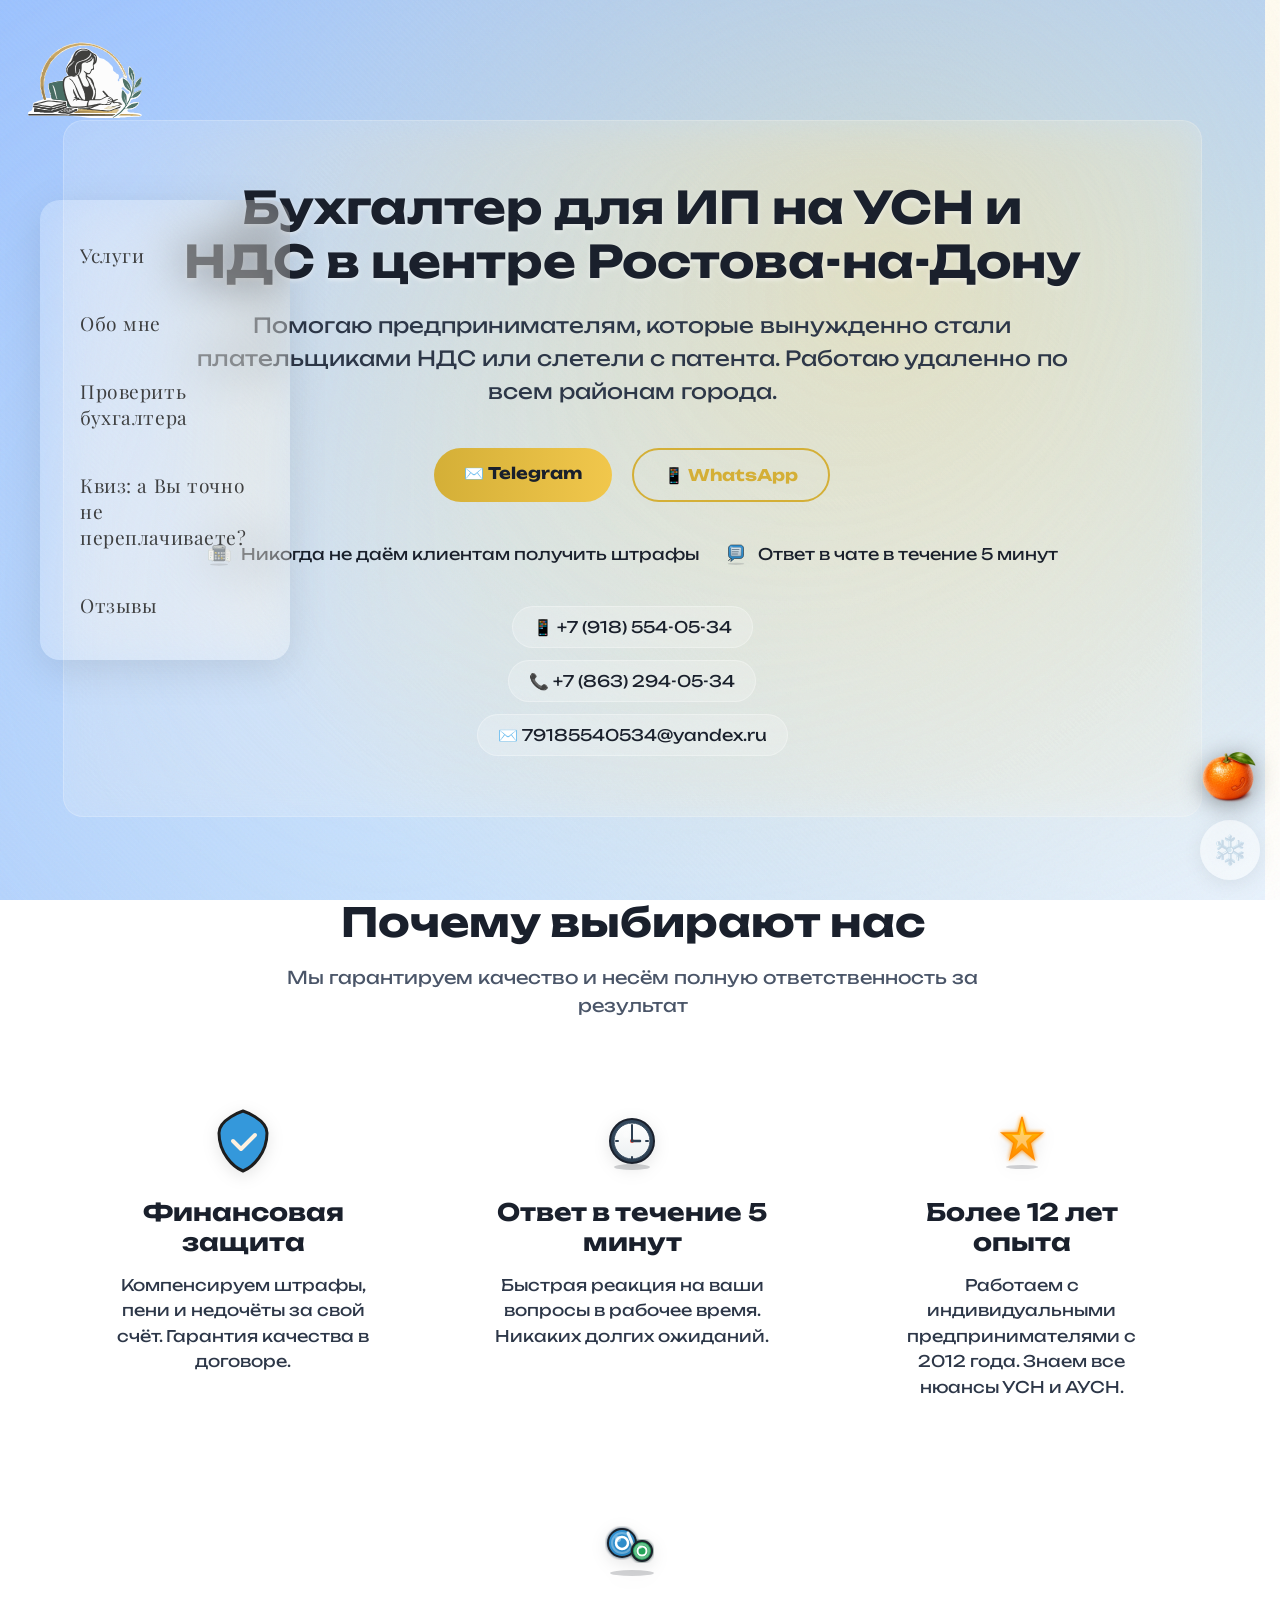
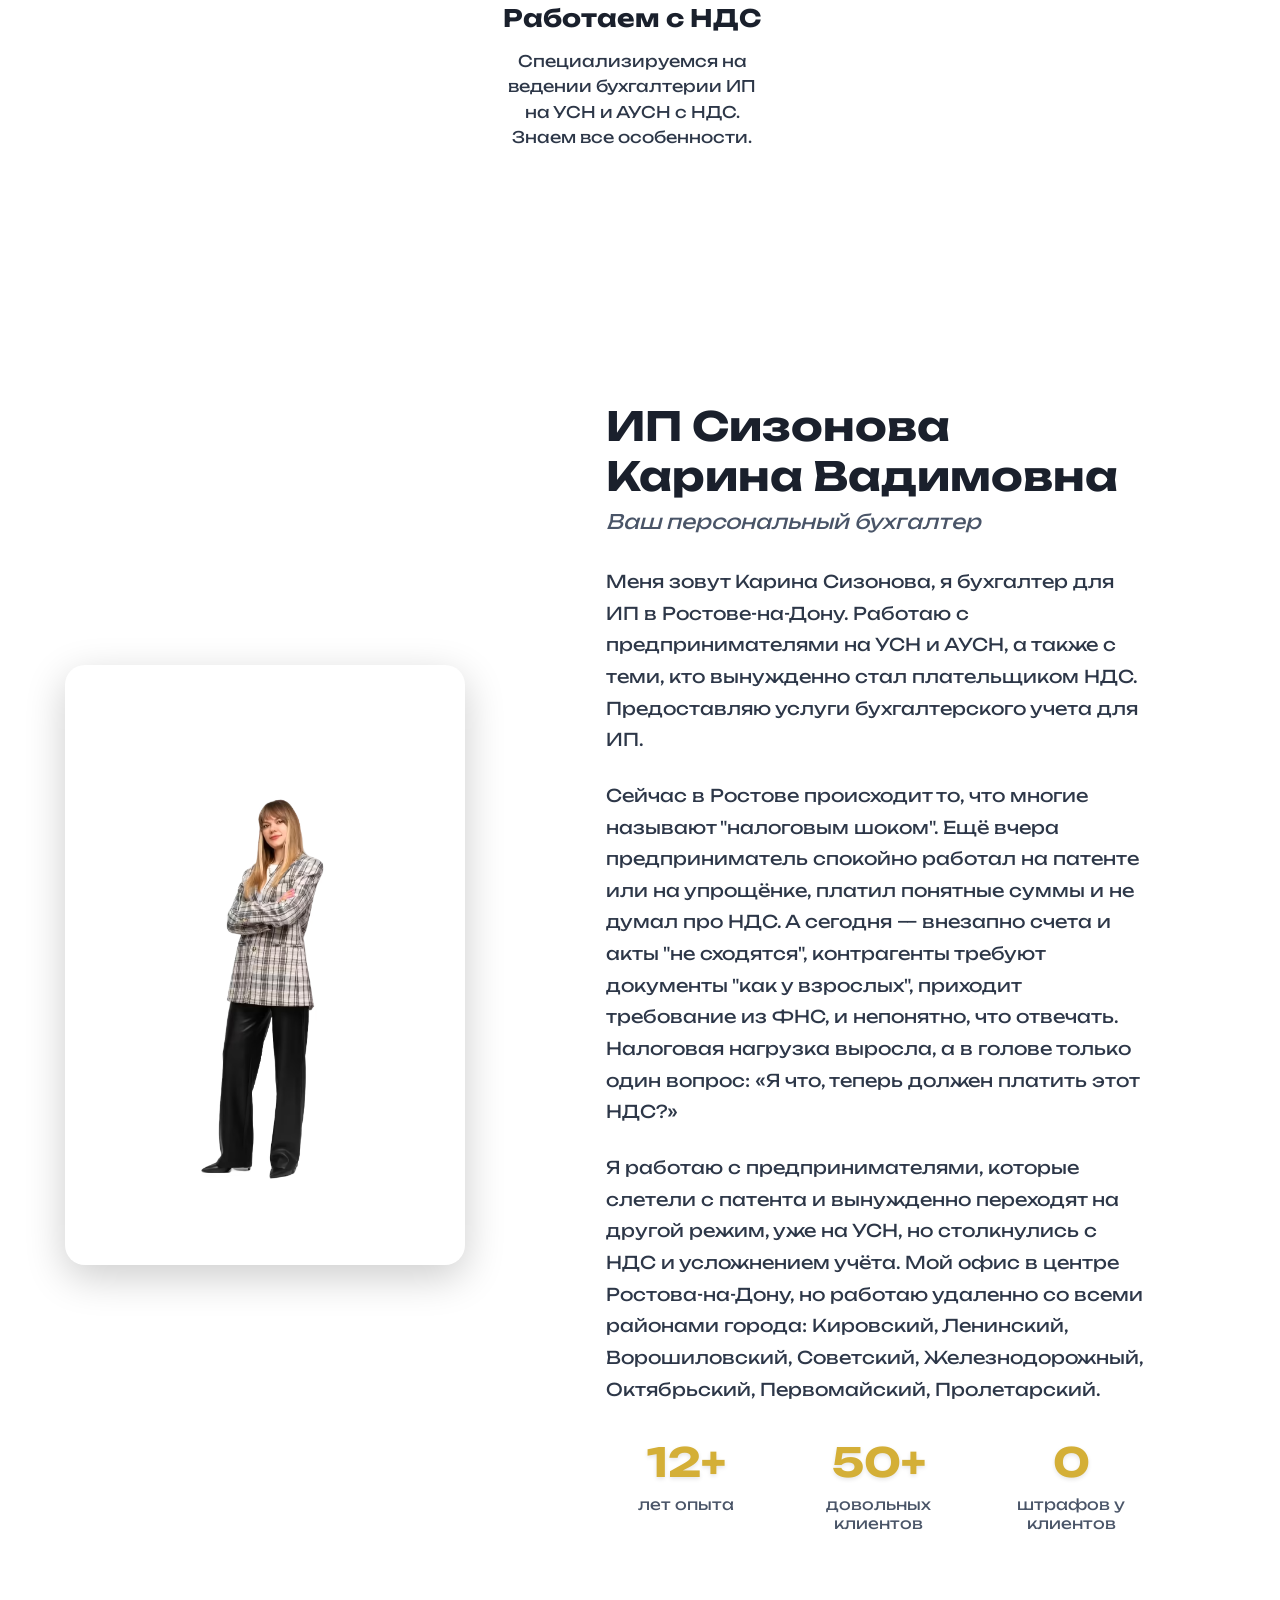
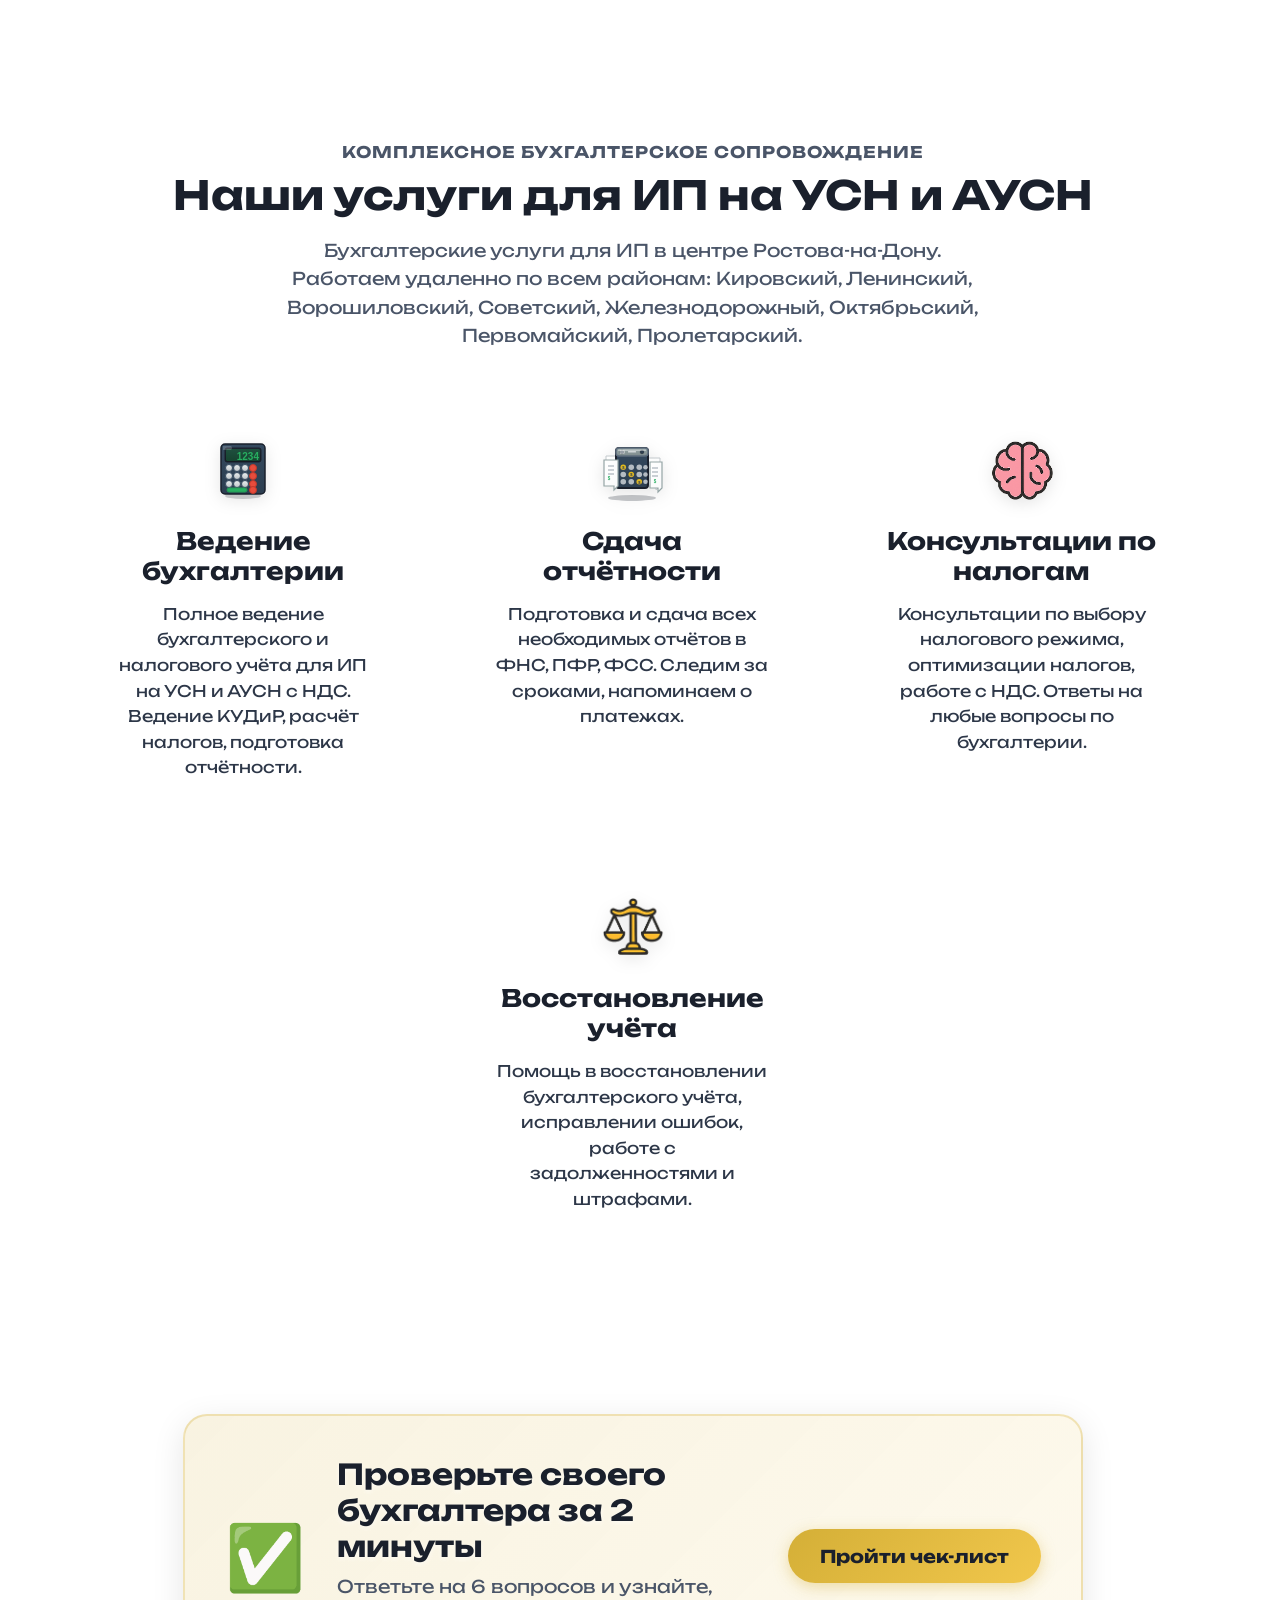
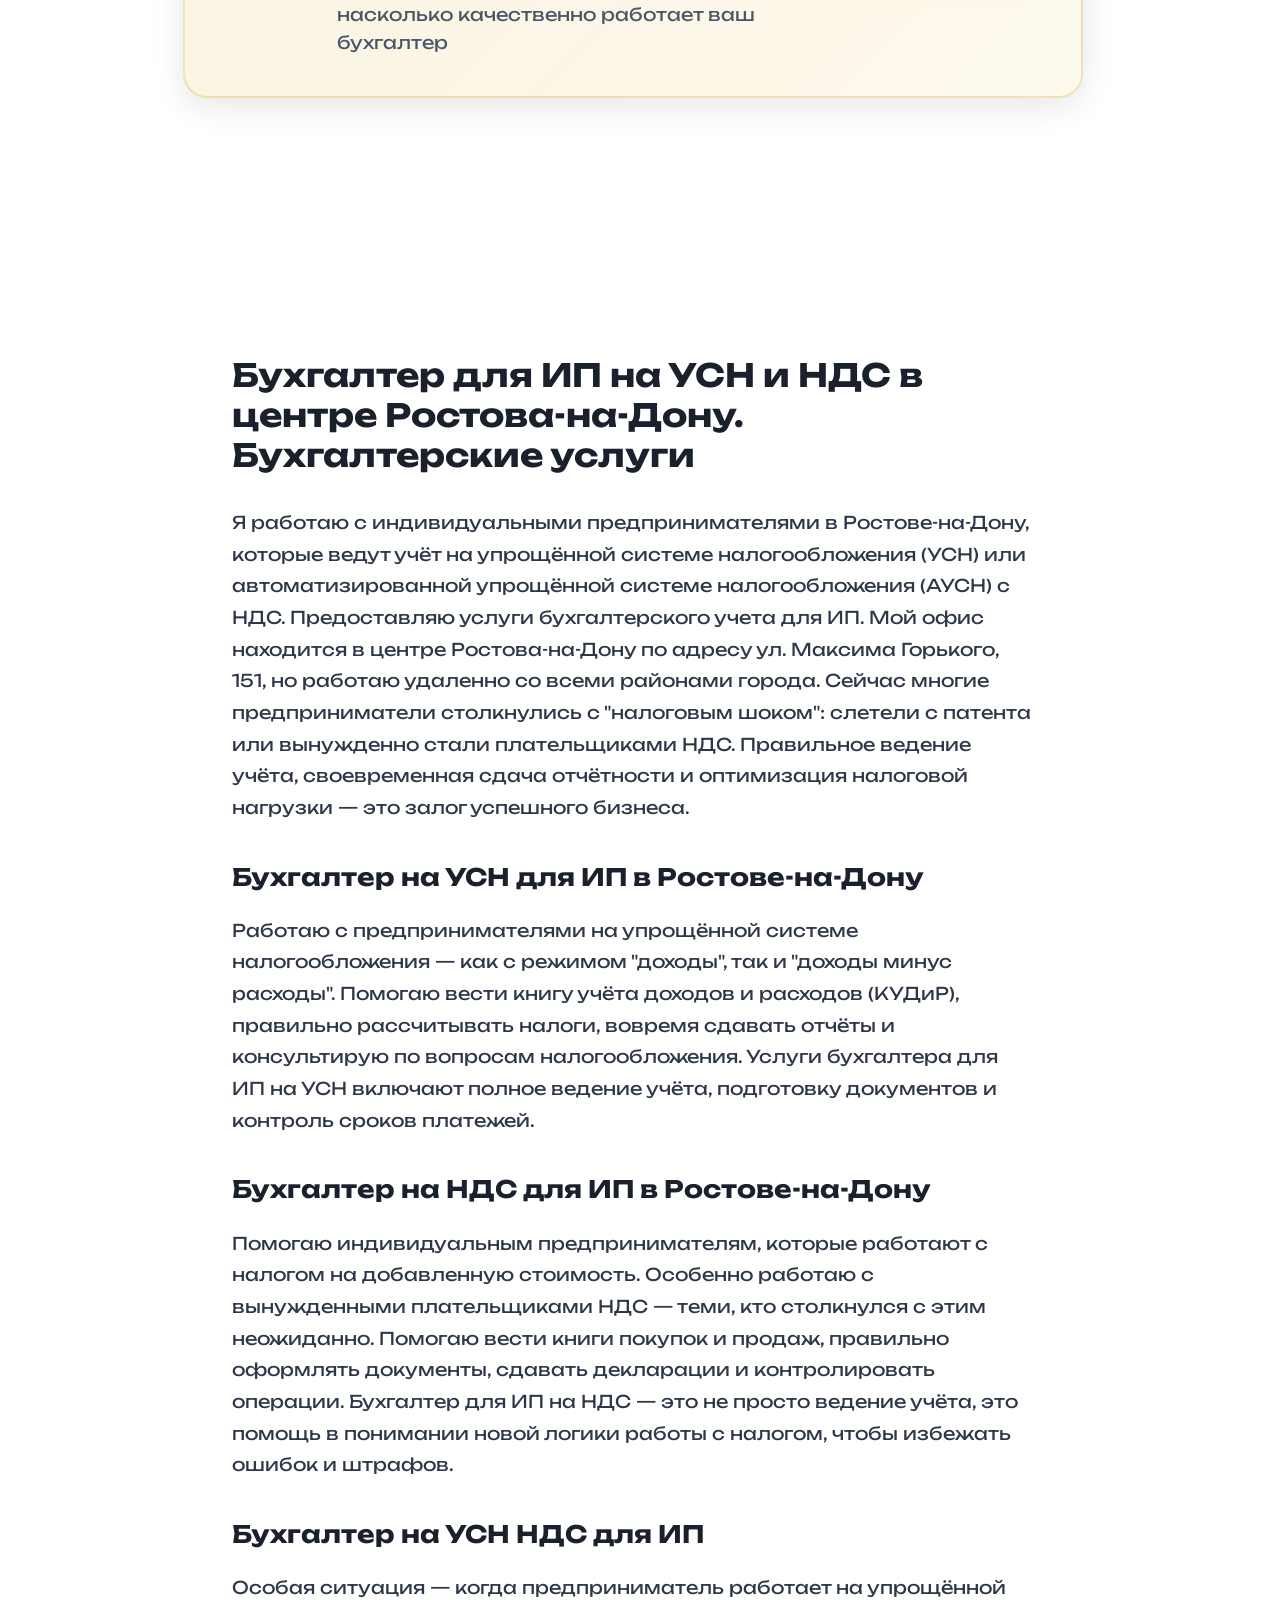
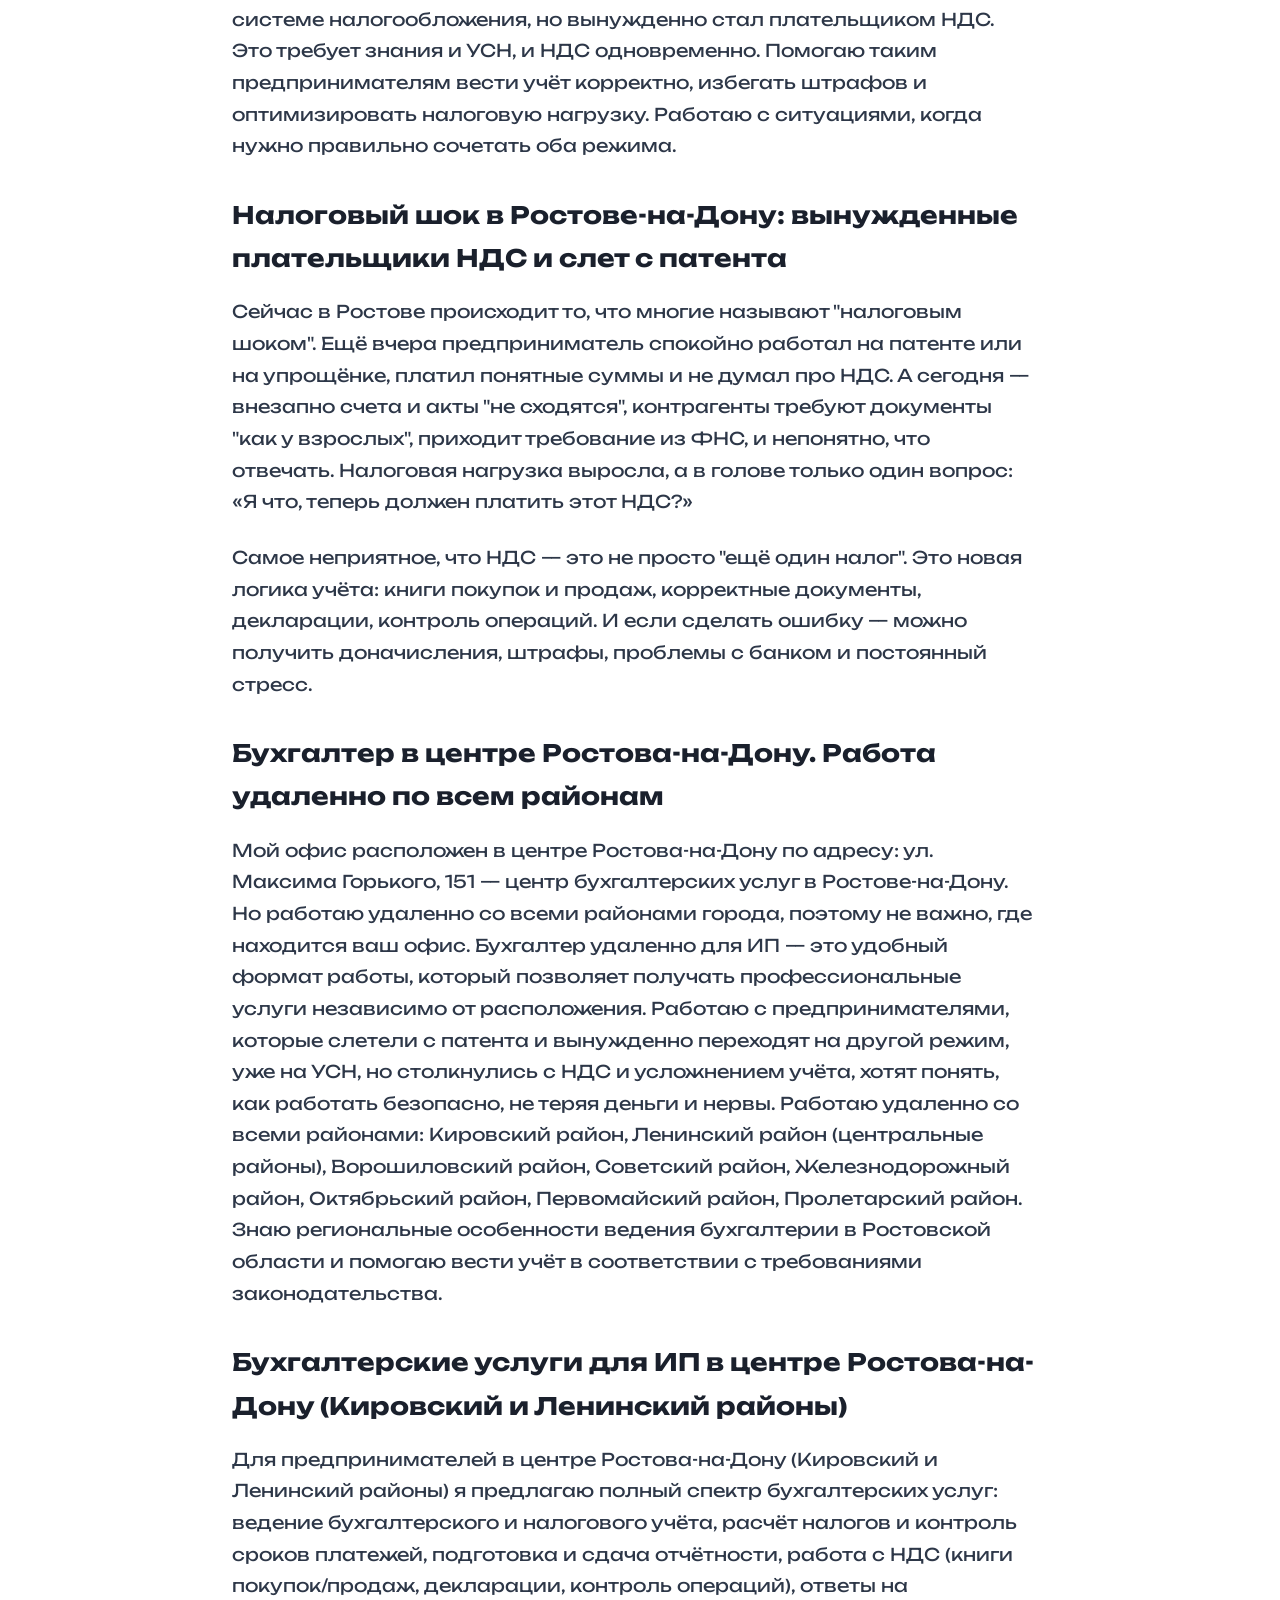
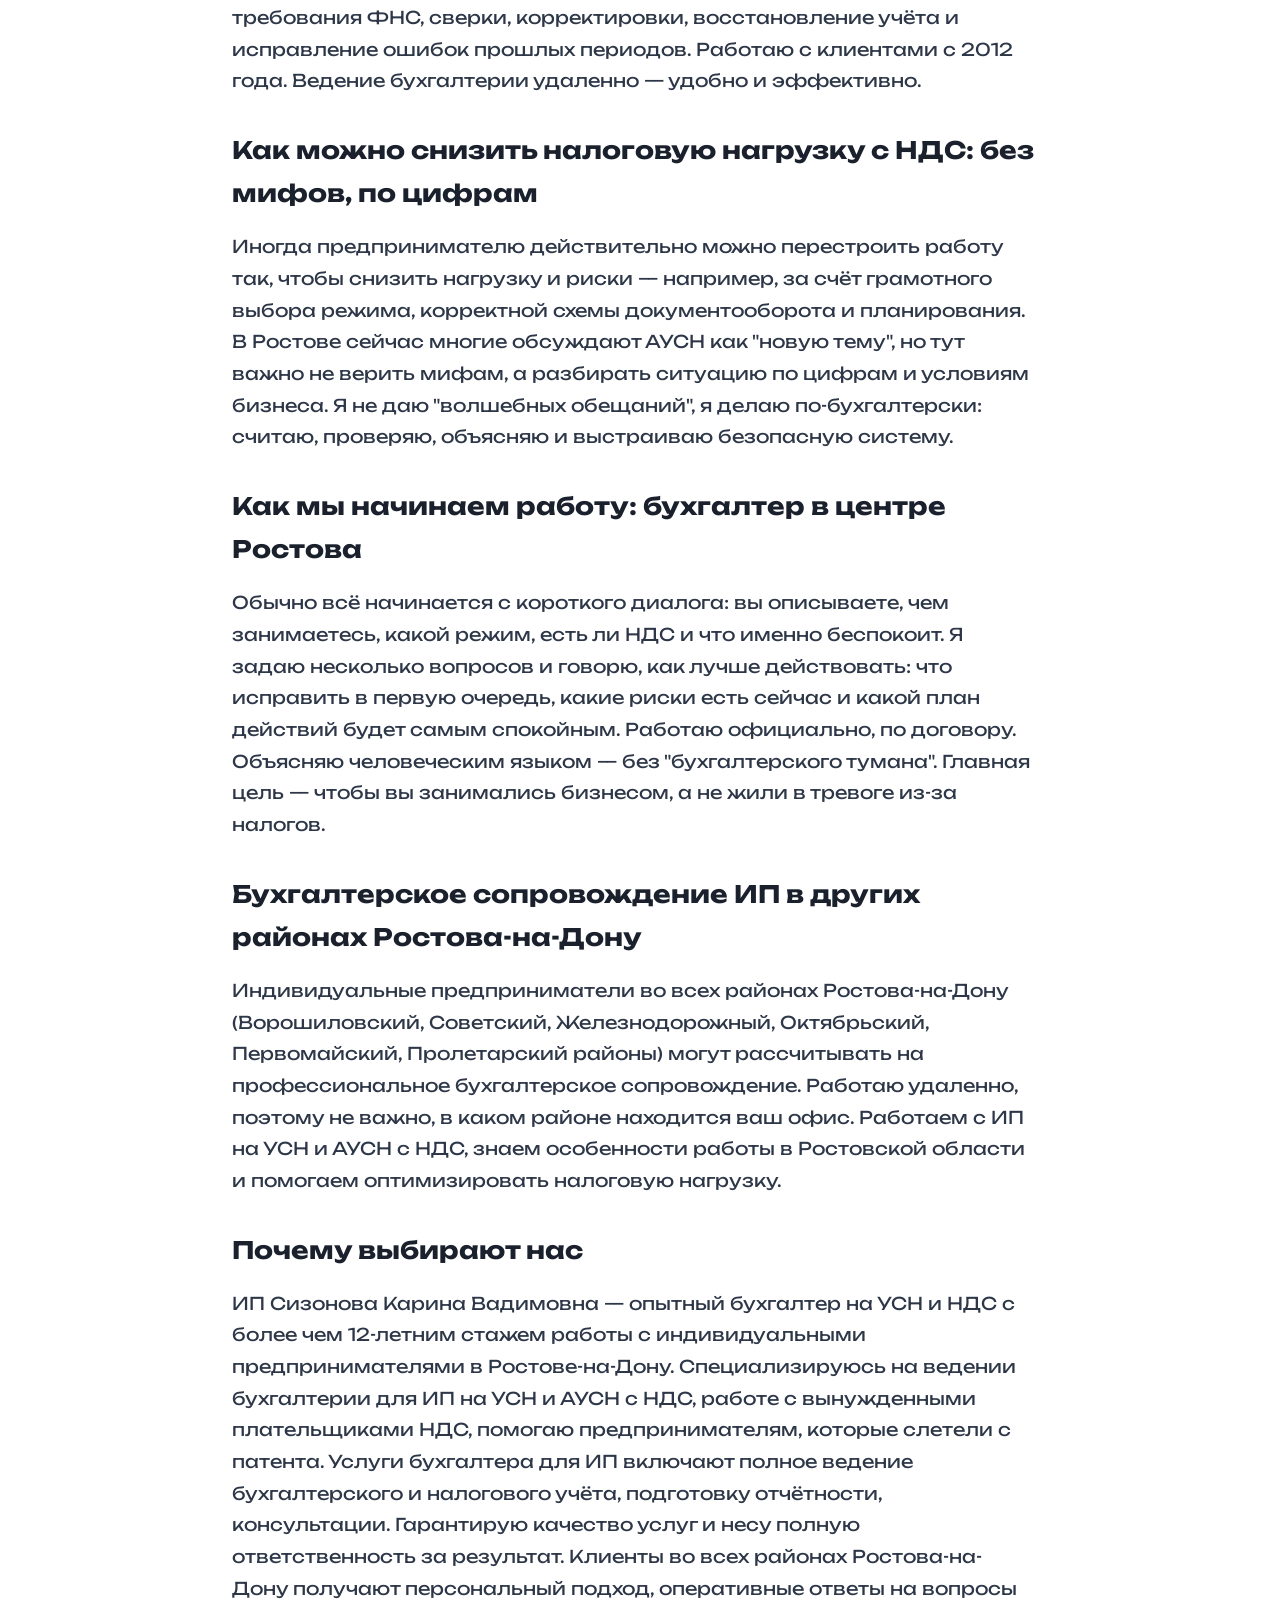
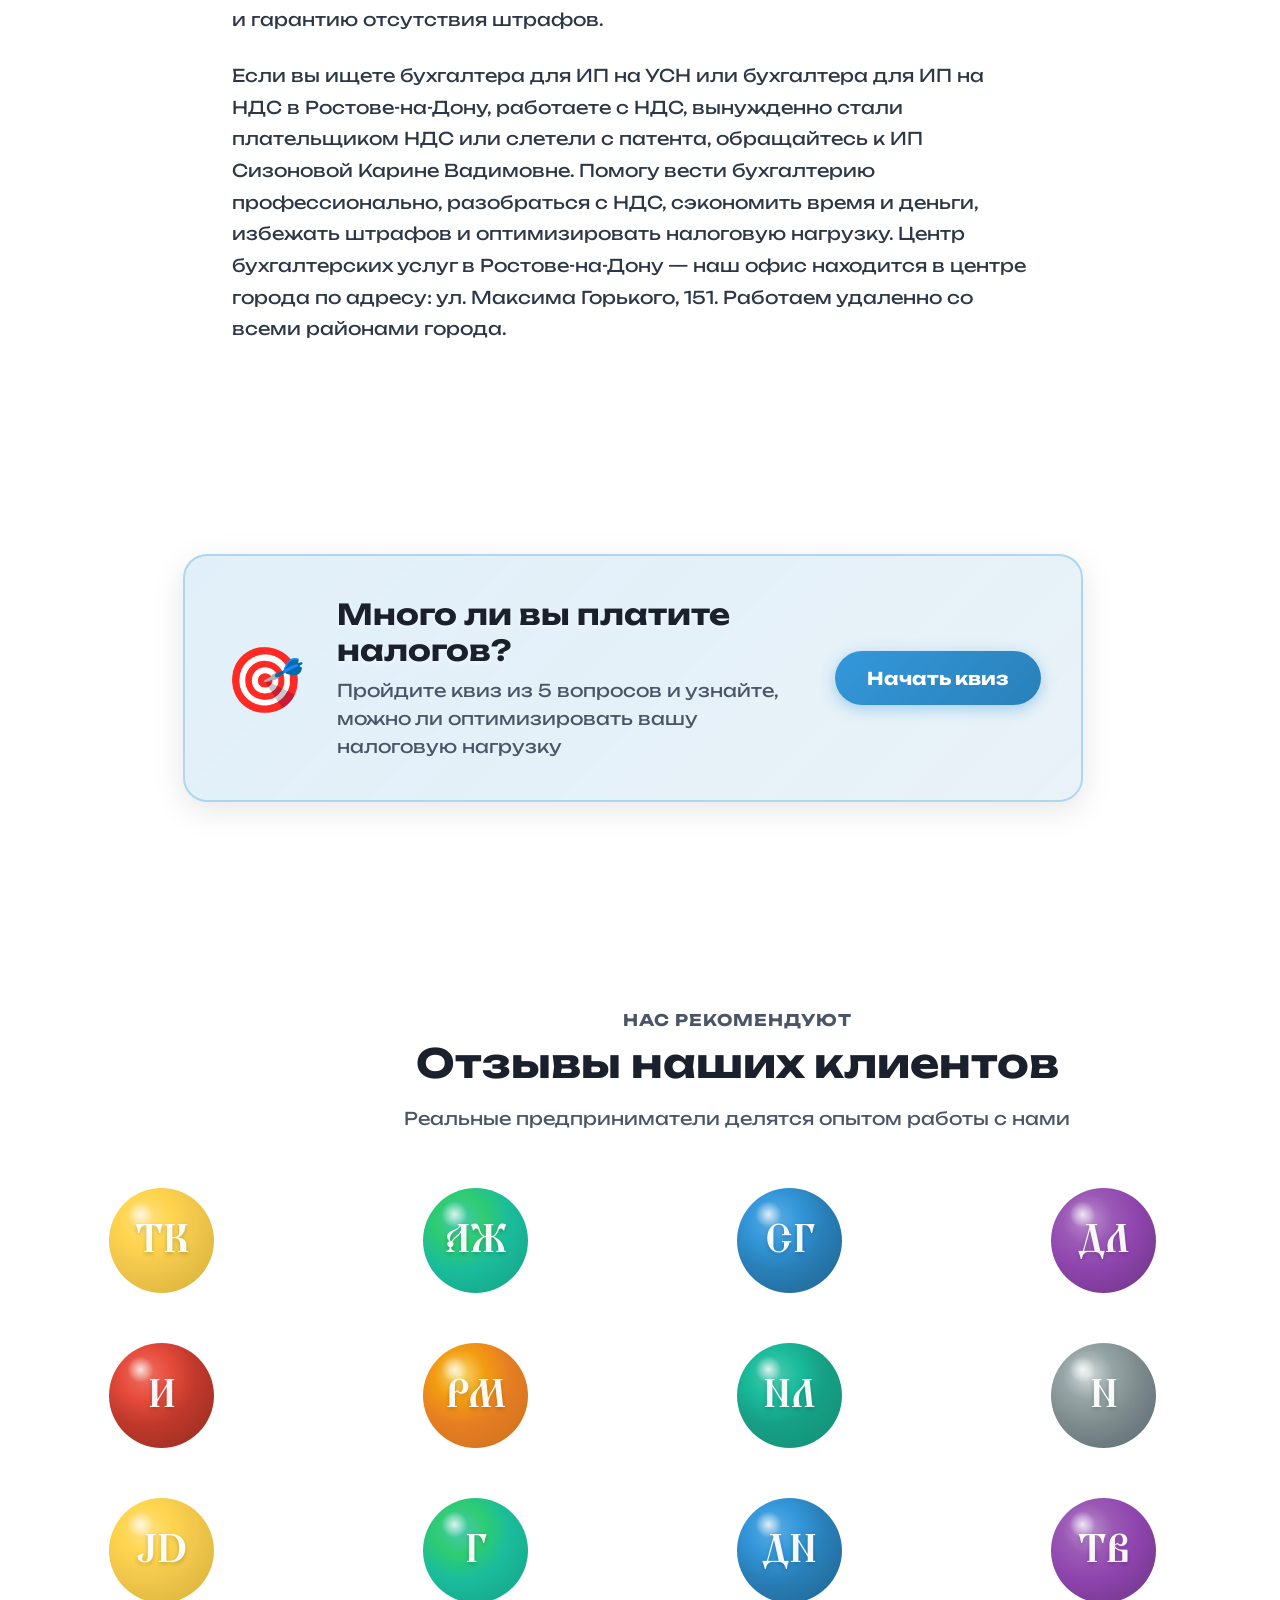
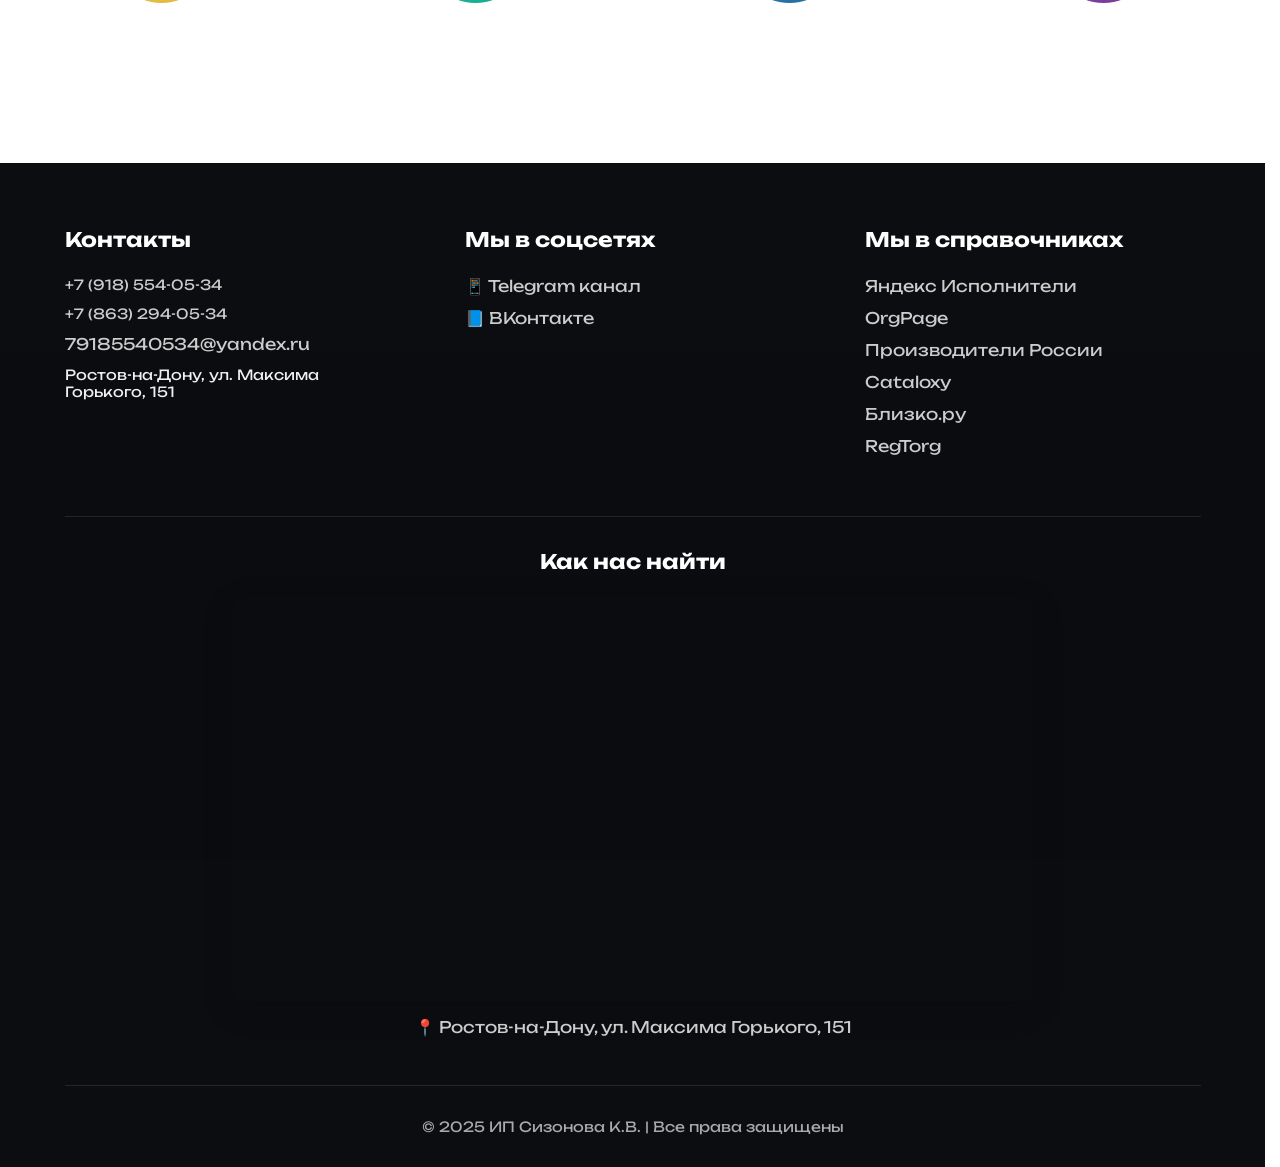
<file: legacy/public_html/index.html>
<!DOCTYPE html>
<html lang="ru">
<head>
  <meta charset="UTF-8">
  <meta name="viewport" content="width=device-width, initial-scale=1.0">
  <meta name="robots" content="index, follow">
  <meta name="theme-color" content="#50a0d0">
  <meta name="yandex-verification" content="ad6557d2989c9be5">
  
  <!-- Author и локальные SEO метатеги -->
  <meta name="author" content="Сизонов Николай Викторович" />
  <meta name="geo.region" content="RU-ROS" />
  <meta name="geo.placename" content="Ростов-на-Дону" />
  <meta name="geo.position" content="47.2225;39.7103" />
  <meta name="ICBM" content="47.2225, 39.7103" />
  
  <!-- DNS Prefetch для производительности -->
  <link rel="dns-prefetch" href="https://mc.yandex.ru" />
  <link rel="dns-prefetch" href="https://www.googletagmanager.com" />
  <link rel="dns-prefetch" href="https://www.google-analytics.com" />

  <!-- Аналитика загружается после LCP для лучшей производительности -->

  <!-- Основные SEO-метатеги -->
  <title>Бухгалтер для ИП на УСН и НДС в центре Ростова-на-Дону | Бухгалтерские услуги для ИП | ИП Сизонова К.В.</title>
  <meta name="description" content="Бухгалтер для ИП на УСН и НДС в центре Ростова-на-Дону. Бухгалтерские услуги для ИП. Услуги бухгалтерского учета. Бухгалтер удаленно для ИП. Работа с вынужденными плательщиками НДС, слет с патента. Центр бухгалтерских услуг. Работаем удаленно по всем районам. Персональный бухгалтер ИП Сизонова Карина Вадимовна. Работаем с 2012 года.">
  <link rel="canonical" href="https://kabinetbuhucheta.ru/" />
  
  <!-- Альтернативные языковые версии и домены -->
  <link rel="alternate" hreflang="ru" href="https://kabinetbuhucheta.ru/" />
  <link rel="alternate" hreflang="x-default" href="https://kabinetbuhucheta.ru/" />
  
  <!-- Дополнительные мета-теги для индексации -->
  <meta name="language" content="Russian">
  <meta name="format-detection" content="telephone=yes">

  <!-- Open Graph / Социальные сети -->
  <meta property="og:title" content="Бухгалтер для ИП на УСН и НДС в центре Ростова-на-Дону | Бухгалтерские услуги | ИП Сизонова К.В.">
  <meta property="og:description" content="Бухгалтер для ИП на УСН и НДС в центре Ростова-на-Дону. Бухгалтерские услуги для ИП. Услуги бухгалтерского учета. Бухгалтер удаленно для ИП. Центр бухгалтерских услуг. Работаем удаленно по всем районам. Персональный подход, гарантия качества.">
  <meta property="og:url" content="https://kabinetbuhucheta.ru/">
  <meta property="og:type" content="website">
  <meta property="og:locale" content="ru_RU">
  <meta property="og:image" content="https://kabinetbuhucheta.ru/images/og-image.jpg">
  <meta property="og:image:width" content="1200">
  <meta property="og:image:height" content="630">
  <meta property="og:image:alt" content="Бухгалтерское сопровождение ИП на УСН и АУСН">
  
  <!-- Twitter Card -->
  <meta name="twitter:card" content="summary_large_image">
  <meta name="twitter:title" content="Бухгалтер для ИП на УСН и НДС в центре Ростова-на-Дону | Бухгалтерские услуги | ИП Сизонова К.В.">
  <meta name="twitter:description" content="Бухгалтер для ИП на УСН и НДС в центре Ростова-на-Дону. Бухгалтерские услуги для ИП. Услуги бухгалтерского учета. Бухгалтер удаленно для ИП. Работаем удаленно по всем районам.">
  <meta name="twitter:image" content="https://kabinetbuhucheta.ru/images/og-image.jpg">

  <!-- Favicon -->
  <link rel="icon" type="image/x-icon" href="/images/favicon.ico">
  <link rel="icon" type="image/svg+xml" href="/images/favicon.svg">
  <link rel="icon" type="image/png" sizes="32x32" href="/images/favicon-32x32.png">
  <link rel="icon" type="image/png" sizes="16x16" href="/images/favicon-16x16.png">

  <!-- Предзагрузка шрифтов -->
  <link rel="preload" href="fonts/Unbounded-Regular.woff2" as="font" type="font/woff2" crossorigin="anonymous">
  <link rel="preload" href="fonts/Unbounded-Bold.woff2" as="font" type="font/woff2" crossorigin="anonymous">
  <link rel="preload" href="fonts/Monomakh-Regular.woff2" as="font" type="font/woff2" crossorigin="anonymous">
  <link rel="preload" href="fonts/PlayfairDisplay-Regular.woff2" as="font" type="font/woff2" crossorigin="anonymous">
  <link rel="preload" href="fonts/PlayfairDisplay-Italic.woff2" as="font" type="font/woff2" crossorigin="anonymous">
  <link rel="preload" href="css/main.min.css" as="style">

  <!-- Основные стили -->
  <link rel="stylesheet" href="css/main.min.css">

  <!-- Микроразметка -->
  <script type="application/ld+json">
  {
    "@context": "https://schema.org",
    "@type": "ProfessionalService",
    "name": "ИП Сизонова Карина Вадимовна - Бухгалтерское сопровождение",
    "image": "https://kabinetbuhucheta.ru/images/logo.svg",
    "description": "Бухгалтер для ИП в центре Ростова-на-Дону. Работа с вынужденными плательщиками НДС, слет с патента, УСН и АУСН",
    "url": "https://kabinetbuhucheta.ru",
    "telephone": ["+7-918-554-05-34", "+7-863-294-05-34"],
    "email": "79185540534@yandex.ru",
    "address": {
      "@type": "PostalAddress",
      "streetAddress": "ул. Максима Горького, 151",
      "addressLocality": "Ростов-на-Дону",
      "addressRegion": "Ростовская область",
      "postalCode": "344000",
      "addressCountry": "RU"
    },
    "areaServed": [
      {
        "@type": "City",
        "name": "Ростов-на-Дону"
      },
      {
        "@type": "City",
        "name": "Кировский район"
      },
      {
        "@type": "City",
        "name": "Ленинский район"
      },
      {
        "@type": "City",
        "name": "Ворошиловский район"
      },
      {
        "@type": "City",
        "name": "Советский район"
      },
      {
        "@type": "City",
        "name": "Железнодорожный район"
      },
      {
        "@type": "City",
        "name": "Октябрьский район"
      },
      {
        "@type": "City",
        "name": "Первомайский район"
      },
      {
        "@type": "City",
        "name": "Пролетарский район"
      }
    ],
    "priceRange": "от 5000 ₽",
    "openingHoursSpecification": {
      "@type": "OpeningHoursSpecification",
      "dayOfWeek": ["Monday", "Tuesday", "Wednesday", "Thursday", "Friday"],
      "opens": "09:00",
      "closes": "18:00"
    },
    "aggregateRating": {
      "@type": "AggregateRating",
      "ratingValue": "5",
      "bestRating": "5",
      "worstRating": "1",
      "ratingCount": "27"
    },
    "foundingDate": "2012",
    "knowsAbout": [
      "Бухгалтерское сопровождение ИП",
      "УСН",
      "АУСН",
      "НДС",
      "Налоговое планирование",
      "Отчетность"
    ],
    "serviceType": "Бухгалтерские услуги",
    "sameAs": [
      "https://t.me/sizonova_karina",
      "https://vk.com/kabinbuh",
      "https://uslugi.yandex.ru/profile/KabinetBukhuchyotaIpSizonovaKarinaVadimovna-169764"
    ]
  }
  </script>
  
  <!-- Дополнительная микроразметка для веб-сайта -->
  <script type="application/ld+json">
  {
    "@context": "https://schema.org",
    "@type": "WebSite",
    "url": "https://kabinetbuhucheta.ru",
    "name": "Бухгалтерское сопровождение ИП - ИП Сизонова К.В.",
    "description": "Бухгалтер для ИП в центре Ростова-на-Дону. Работа с вынужденными плательщиками НДС, слет с патента, УСН и АУСН",
    "inLanguage": "ru-RU"
  }
  </script>

</head>
<body>
  <!-- Skip to main content link (для доступности) -->
  <a href="#main-content" class="skip-link">Перейти к основному содержимому</a>
  
  <div class="wrapper">
    <div class="page-container">
      
      <!-- Header -->
      <header class="header-container" itemscope itemtype="https://schema.org/LocalBusiness">
        <div class="header-wrapper">
          <a href="/" class="logo" id="logo-top" aria-label="Вернуться к началу страницы">
            <img src="images/logo.svg" alt="Логотип компании" class="logo-img" width="130" height="130" loading="eager">
          </a>

          <div class="company-name-wrapper">
            <span class="company-name" itemprop="name">
              Кабинет Бухучёта<br>
              <span class="company-name-sub">ИП Сизонова Карина Вадимовна</span>
            </span>
          </div>

          <button 
            class="mobile-menu-toggle" 
            aria-label="Открыть меню"
            aria-expanded="false"
            aria-controls="main-nav">
            <span aria-hidden="true"></span>
            <span aria-hidden="true"></span>
            <span aria-hidden="true"></span>
          </button>

          <nav class="hero-nav" id="main-nav" aria-label="Основная навигация" itemscope itemtype="https://schema.org/SiteNavigationElement">
            <button class="mobile-menu-close" id="mobile-menu-close" aria-label="Закрыть меню">&times;</button>
            <div class="mobile-menu-logo">
              <img src="images/logo.svg" alt="Логотип компании" class="mobile-menu-logo-img" width="80" height="80" loading="eager">
            </div>
            <ul>
              <li itemprop="name"><a href="#services" itemprop="url">Услуги</a></li>
              <li itemprop="name"><a href="#specialist" itemprop="url">Обо мне</a></li>
              <li itemprop="name"><a href="#checklist" itemprop="url">Проверить бухгалтера</a></li>
              <li itemprop="name"><a href="#quiz" itemprop="url">Квиз: а Вы точно не переплачиваете?</a></li>
              <li itemprop="name"><a href="#reviews" itemprop="url">Отзывы</a></li>
            </ul>
            
            <!-- Блок "Связаться" для мобильного меню -->
            <div class="mobile-menu-contacts">
              <h2 class="mobile-menu-contacts-title">Связаться</h2>
              <div class="mobile-menu-contacts-buttons">
                <a href="https://t.me/sizonova_karina" target="_blank" rel="nofollow" class="mobile-menu-btn mobile-menu-btn-telegram" aria-label="Telegram">
                  <span class="mobile-menu-btn-icon">
                    <img src="images/icons/telegram.svg" alt="Telegram" width="20" height="20">
                  </span>
                  <span class="mobile-menu-btn-text">Telegram</span>
                </a>
                <a href="https://wa.me/79185540534" target="_blank" rel="nofollow" class="mobile-menu-btn mobile-menu-btn-whatsapp" aria-label="WhatsApp">
                  <span class="mobile-menu-btn-icon">
                    <img src="images/icons/whatsapp.svg" alt="WhatsApp" width="20" height="20">
                  </span>
                  <span class="mobile-menu-btn-text">WhatsApp</span>
                </a>
                <a href="tel:+79185540534" class="mobile-menu-btn mobile-menu-btn-phone" aria-label="Позвонить">
                  <span class="mobile-menu-btn-icon">
                    <img src="images/icons/phone.svg" alt="Позвонить" width="20" height="20">
                  </span>
                  <span class="mobile-menu-btn-text">Позвонить</span>
                </a>
              </div>
            </div>
          </nav>
          
          <!-- Overlay для мобильного меню -->
          <div class="mobile-menu-overlay" id="mobile-menu-overlay" aria-hidden="true"></div>

          <div class="header-contacts" itemprop="address" itemscope itemtype="https://schema.org/PostalAddress">
            <span class="phone-link" itemprop="telephone">+7 (918) 554-05-34</span>
            <span class="phone-link phone-link-secondary">+7 (863) 294-05-34</span>
          </div>
        </div>
      </header>

      <!-- Hero Section -->
      <main id="main-content">
        <section class="hero-section" itemscope itemtype="https://schema.org/ProfessionalService">
        <div class="hero-container">
          <div class="hero-content">
            <h1 class="hero-title" itemprop="name">Бухгалтер для ИП на УСН и НДС в центре Ростова-на-Дону</h1>
            <p class="hero-subtitle" itemprop="description">Помогаю предпринимателям, которые вынужденно стали плательщиками НДС или слетели с патента. Работаю удаленно по всем районам города.</p>
            
            <div class="hero-cta">
              <a href="https://t.me/sizonova_karina" target="_blank" rel="nofollow" class="cta-btn cta-primary cta-telegram" aria-label="Telegram">✉️ Telegram</a>
              <a href="https://wa.me/79185540534" target="_blank" rel="nofollow" class="cta-btn cta-secondary cta-whatsapp" aria-label="WhatsApp">📱 WhatsApp</a>
            </div>

            <div class="hero-features">
              <div class="feature" itemprop="makesOffer" itemscope itemtype="https://schema.org/Offer">
                <img src="images/icons/shield.svg" alt="Гарантия" width="24" height="24" loading="lazy">
                <span itemprop="name">Никогда не даём клиентам получить штрафы</span>
              </div>
              <div class="feature" itemprop="makesOffer" itemscope itemtype="https://schema.org/Offer">
                <img src="images/icons/chat.svg" alt="Ответ" width="24" height="24" loading="lazy">
                <span itemprop="name">Ответ в чате в течение 5 минут</span>
              </div>
            </div>

            <div class="hero-contacts">
              <span class="hero-contact-link hero-contact-link-desktop">📱 +7 (918) 554-05-34</span>
              <a href="tel:+79185540534" class="hero-contact-link hero-contact-link-mobile" aria-label="Телефон +7 (918) 554-05-34">📱 +7 (918) 554-05-34</a>
              <span class="hero-contact-link hero-contact-link-desktop">📞 +7 (863) 294-05-34</span>
              <a href="tel:+78632940534" class="hero-contact-link hero-contact-link-mobile" aria-label="Телефон +7 (863) 294-05-34">📞 +7 (863) 294-05-34</a>
              <a href="mailto:79185540534@yandex.ru" class="hero-contact-link" aria-label="Email 79185540534@yandex.ru">✉️ 79185540534@yandex.ru</a>
            </div>
          </div>
        </div>
        </section>

      <!-- Why Choose Us Section -->
      <section class="why-choose-us section" id="why-choose-us">
        <div class="container">
          <div class="section-header" data-aos="fade-up">
            <h2 class="section-title">Почему выбирают нас</h2>
            <p class="section-description">Мы гарантируем качество и несём полную ответственность за результат</p>
          </div>

          <div class="benefits-grid">
            <div class="benefit-card" data-aos="fade-up" data-aos-delay="100">
              <div class="benefit-icon">
                <img src="images/icons/shield-check.svg" alt="Защита" width="48" height="48" loading="lazy">
              </div>
              <h3 class="benefit-title">Финансовая защита</h3>
              <p class="benefit-text">Компенсируем штрафы, пени и недочёты за свой счёт. Гарантия качества в договоре.</p>
            </div>

            <div class="benefit-card" data-aos="fade-up" data-aos-delay="200">
              <div class="benefit-icon">
                <img src="images/icons/clock.svg" alt="Скорость" width="48" height="48" loading="lazy">
              </div>
              <h3 class="benefit-title">Ответ в течение 5 минут</h3>
              <p class="benefit-text">Быстрая реакция на ваши вопросы в рабочее время. Никаких долгих ожиданий.</p>
            </div>

            <div class="benefit-card" data-aos="fade-up" data-aos-delay="300">
              <div class="benefit-icon">
                <img src="images/icons/star.svg" alt="Опыт" width="48" height="48" loading="lazy">
              </div>
              <h3 class="benefit-title">Более 12 лет опыта</h3>
              <p class="benefit-text">Работаем с индивидуальными предпринимателями с 2012 года. Знаем все нюансы УСН и АУСН.</p>
            </div>

            <div class="benefit-card" data-aos="fade-up" data-aos-delay="400">
              <div class="benefit-icon">
                <img src="images/icons/work.svg" alt="Работа" width="48" height="48" loading="lazy">
              </div>
              <h3 class="benefit-title">Работаем с НДС</h3>
              <p class="benefit-text">Специализируемся на ведении бухгалтерии ИП на УСН и АУСН с НДС. Знаем все особенности.</p>
            </div>
          </div>
        </div>
      </section>

      <!-- Specialist Section -->
      <section class="specialist-section section" id="specialist">
        <div class="container">
          <div class="specialist-wrapper">
            <div class="specialist-image" data-aos="fade-right">
<picture>
  <source srcset="images/karina-hero.avif" type="image/avif">
  <source srcset="images/karina-hero.webp" type="image/webp">
  <img src="images/karina-hero.webp" alt="ИП Сизонова Карина Вадимовна - бухгалтер" width="400" height="600" loading="eager">
</picture>
            </div>
            <div class="specialist-content" data-aos="fade-left">
              <h2 class="specialist-title">ИП Сизонова Карина Вадимовна</h2>
              <p class="specialist-subtitle">Ваш персональный бухгалтер</p>
              
              <div class="specialist-text">
                <p>Меня зовут Карина Сизонова, я бухгалтер для ИП в Ростове-на-Дону. Работаю с предпринимателями на УСН и АУСН, а также с теми, кто вынужденно стал плательщиком НДС. Предоставляю услуги бухгалтерского учета для ИП.</p>
                <p>Сейчас в Ростове происходит то, что многие называют "налоговым шоком". Ещё вчера предприниматель спокойно работал на патенте или на упрощёнке, платил понятные суммы и не думал про НДС. А сегодня — внезапно счета и акты "не сходятся", контрагенты требуют документы "как у взрослых", приходит требование из ФНС, и непонятно, что отвечать. Налоговая нагрузка выросла, а в голове только один вопрос: «Я что, теперь должен платить этот НДС?»</p>
                <p>Я работаю с предпринимателями, которые слетели с патента и вынужденно переходят на другой режим, уже на УСН, но столкнулись с НДС и усложнением учёта. Мой офис в центре Ростова-на-Дону, но работаю удаленно со всеми районами города: Кировский, Ленинский, Ворошиловский, Советский, Железнодорожный, Октябрьский, Первомайский, Пролетарский.</p>
              </div>

              <div class="specialist-achievements">
                <div class="achievement-item">
                  <div class="achievement-number">12+</div>
                  <div class="achievement-text">лет опыта</div>
                </div>
                <div class="achievement-item">
                  <div class="achievement-number">50+</div>
                  <div class="achievement-text">довольных клиентов</div>
                </div>
                <div class="achievement-item">
                  <div class="achievement-number">0</div>
                  <div class="achievement-text">штрафов у клиентов</div>
                </div>
              </div>
            </div>
          </div>
        </div>
      </section>

      <!-- Services Section -->
      <section class="services section" id="services">
        <div class="container">
          <div class="section-header" data-aos="fade-up">
            <span class="section-subtitle">Комплексное бухгалтерское сопровождение</span>
            <h2 class="section-title">Наши услуги для ИП на УСН и АУСН</h2>
            <p class="section-description">Бухгалтерские услуги для ИП в центре Ростова-на-Дону. Работаем удаленно по всем районам: Кировский, Ленинский, Ворошиловский, Советский, Железнодорожный, Октябрьский, Первомайский, Пролетарский.</p>
          </div>

          <div class="services-grid">
            <div class="service-card" data-aos="zoom-in">
              <div class="service-icon">
                <img src="images/icons/accounting.svg" alt="Ведение бухгалтерии" width="48" height="48" loading="lazy">
              </div>
              <h3 class="service-title">Ведение бухгалтерии</h3>
              <p class="service-text">Полное ведение бухгалтерского и налогового учёта для ИП на УСН и АУСН с НДС. Ведение КУДиР, расчёт налогов, подготовка отчётности.</p>
            </div>

            <div class="service-card" data-aos="zoom-in" data-aos-delay="100">
              <div class="service-icon">
                <img src="images/icons/shield.svg" alt="Сдача отчётности" width="48" height="48" loading="lazy">
              </div>
              <h3 class="service-title">Сдача отчётности</h3>
              <p class="service-text">Подготовка и сдача всех необходимых отчётов в ФНС, ПФР, ФСС. Следим за сроками, напоминаем о платежах.</p>
            </div>

            <div class="service-card" data-aos="zoom-in" data-aos-delay="200">
              <div class="service-icon">
                <img src="images/icons/opt_mozg.svg" alt="Консультации" width="48" height="48" loading="lazy">
              </div>
              <h3 class="service-title">Консультации по налогам</h3>
              <p class="service-text">Консультации по выбору налогового режима, оптимизации налогов, работе с НДС. Ответы на любые вопросы по бухгалтерии.</p>
            </div>

            <div class="service-card" data-aos="zoom-in" data-aos-delay="300">
              <div class="service-icon">
                <img src="images/icons/vesi.svg" alt="Восстановление учёта" width="48" height="48" loading="lazy">
              </div>
              <h3 class="service-title">Восстановление учёта</h3>
              <p class="service-text">Помощь в восстановлении бухгалтерского учёта, исправлении ошибок, работе с задолженностями и штрафами.</p>
            </div>
          </div>
        </div>
      </section>

      <!-- Interactive Checklist Section -->
      <section class="checklist-section section" id="checklist">
        <div class="container">
          <!-- Баннер для привлечения внимания -->
          <div class="checklist-banner" data-aos="fade-up">
            <div class="checklist-banner-content">
              <div class="checklist-banner-icon">✅</div>
              <div class="checklist-banner-text">
                <h3 class="checklist-banner-title">Проверьте своего бухгалтера за 2 минуты</h3>
                <p class="checklist-banner-description">Ответьте на 6 вопросов и узнайте, насколько качественно работает ваш бухгалтер</p>
              </div>
              <button class="checklist-banner-btn" id="checklist-toggle-btn">Пройти чек-лист</button>
            </div>
          </div>

          <div class="section-header initially-hidden" data-aos="fade-up" id="checklist-header">
            <h2 class="section-title">Чек-лист: что проверить у своего бухгалтера?</h2>
            <p class="section-description">Интерактивный чек-лист поможет вам оценить качество работы вашего текущего бухгалтера</p>
          </div>

          <div class="checklist-container initially-hidden" data-aos="fade-up" id="checklist-container">
            <div class="checklist-item" data-item="1">
              <input type="checkbox" id="check-1" class="checklist-checkbox">
              <label for="check-1" class="checklist-label">
                <span class="checklist-number">1</span>
                <span class="checklist-text">Бухгалтер отвечает на ваши вопросы в течение рабочего дня</span>
                <div class="checklist-tooltip">Хороший бухгалтер всегда на связи и готов ответить на ваши вопросы оперативно</div>
              </label>
            </div>

            <div class="checklist-item" data-item="2">
              <input type="checkbox" id="check-2" class="checklist-checkbox">
              <label for="check-2" class="checklist-label">
                <span class="checklist-number">2</span>
                <span class="checklist-text">Все отчёты сдаются вовремя, без просрочек</span>
                <div class="checklist-tooltip">Просрочка сдачи отчётов ведёт к штрафам. Надёжный бухгалтер следит за сроками</div>
              </label>
            </div>

            <div class="checklist-item" data-item="3">
              <input type="checkbox" id="check-3" class="checklist-checkbox">
              <label for="check-3" class="checklist-label">
                <span class="checklist-number">3</span>
                <span class="checklist-text">Бухгалтер объясняет вам все операции и налоги понятным языком</span>
                <div class="checklist-tooltip">Вы должны понимать, за что платите налоги и как они рассчитываются</div>
              </label>
            </div>

            <div class="checklist-item" data-item="4">
              <input type="checkbox" id="check-4" class="checklist-checkbox">
              <label for="check-4" class="checklist-label">
                <span class="checklist-number">4</span>
                <span class="checklist-text">У вас нет штрафов и пеней от налоговой</span>
                <div class="checklist-tooltip">Отсутствие штрафов — показатель качественной работы бухгалтера</div>
              </label>
            </div>

            <div class="checklist-item" data-item="5">
              <input type="checkbox" id="check-5" class="checklist-checkbox">
              <label for="check-5" class="checklist-label">
                <span class="checklist-number">5</span>
                <span class="checklist-text">Бухгалтер предлагает способы оптимизации налогов на законных основаниях</span>
                <div class="checklist-tooltip">Профессионал всегда ищет законные способы снизить налоговую нагрузку</div>
              </label>
            </div>

            <div class="checklist-item" data-item="6">
              <input type="checkbox" id="check-6" class="checklist-checkbox">
              <label for="check-6" class="checklist-label">
                <span class="checklist-number">6</span>
                <span class="checklist-text">Все документы хранятся в порядке, доступны по первому запросу</span>
                <div class="checklist-tooltip">Правильное хранение документов важно для проверок и отчётности</div>
              </label>
            </div>
          </div>

          <div class="checklist-result" id="checklist-result">
            <p class="result-text"></p>
            <a href="https://t.me/sizonova_karina" target="_blank" rel="nofollow" class="cta-btn cta-primary">Получить консультацию</a>
          </div>
        </div>
      </section>

      <!-- SEO Text Section -->
      <section class="seo-text-section section">
        <div class="container">
          <div class="seo-content" data-aos="fade-up">
            <h2 class="seo-title">Бухгалтер для ИП на УСН и НДС в центре Ростова-на-Дону. Бухгалтерские услуги</h2>
            
            <div class="seo-text">
              <p>Я работаю с индивидуальными предпринимателями в Ростове-на-Дону, которые ведут учёт на упрощённой системе налогообложения (УСН) или автоматизированной упрощённой системе налогообложения (АУСН) с НДС. Предоставляю услуги бухгалтерского учета для ИП. Мой офис находится в центре Ростова-на-Дону по адресу ул. Максима Горького, 151, но работаю удаленно со всеми районами города. Сейчас многие предприниматели столкнулись с "налоговым шоком": слетели с патента или вынужденно стали плательщиками НДС. Правильное ведение учёта, своевременная сдача отчётности и оптимизация налоговой нагрузки — это залог успешного бизнеса.</p>
              
              <h3>Бухгалтер на УСН для ИП в Ростове-на-Дону</h3>
              <p>Работаю с предпринимателями на упрощённой системе налогообложения — как с режимом "доходы", так и "доходы минус расходы". Помогаю вести книгу учёта доходов и расходов (КУДиР), правильно рассчитывать налоги, вовремя сдавать отчёты и консультирую по вопросам налогообложения. Услуги бухгалтера для ИП на УСН включают полное ведение учёта, подготовку документов и контроль сроков платежей.</p>
              
              <h3>Бухгалтер на НДС для ИП в Ростове-на-Дону</h3>
              <p>Помогаю индивидуальным предпринимателям, которые работают с налогом на добавленную стоимость. Особенно работаю с вынужденными плательщиками НДС — теми, кто столкнулся с этим неожиданно. Помогаю вести книги покупок и продаж, правильно оформлять документы, сдавать декларации и контролировать операции. Бухгалтер для ИП на НДС — это не просто ведение учёта, это помощь в понимании новой логики работы с налогом, чтобы избежать ошибок и штрафов.</p>
              
              <h3>Бухгалтер на УСН НДС для ИП</h3>
              <p>Особая ситуация — когда предприниматель работает на упрощённой системе налогообложения, но вынужденно стал плательщиком НДС. Это требует знания и УСН, и НДС одновременно. Помогаю таким предпринимателям вести учёт корректно, избегать штрафов и оптимизировать налоговую нагрузку. Работаю с ситуациями, когда нужно правильно сочетать оба режима.</p>

              <h3>Налоговый шок в Ростове-на-Дону: вынужденные плательщики НДС и слет с патента</h3>
              <p>Сейчас в Ростове происходит то, что многие называют "налоговым шоком". Ещё вчера предприниматель спокойно работал на патенте или на упрощёнке, платил понятные суммы и не думал про НДС. А сегодня — внезапно счета и акты "не сходятся", контрагенты требуют документы "как у взрослых", приходит требование из ФНС, и непонятно, что отвечать. Налоговая нагрузка выросла, а в голове только один вопрос: «Я что, теперь должен платить этот НДС?»</p>
              
              <p>Самое неприятное, что НДС — это не просто "ещё один налог". Это новая логика учёта: книги покупок и продаж, корректные документы, декларации, контроль операций. И если сделать ошибку — можно получить доначисления, штрафы, проблемы с банком и постоянный стресс.</p>

              <h3>Бухгалтер в центре Ростова-на-Дону. Работа удаленно по всем районам</h3>
              <p>Мой офис расположен в центре Ростова-на-Дону по адресу: ул. Максима Горького, 151 — центр бухгалтерских услуг в Ростове-на-Дону. Но работаю удаленно со всеми районами города, поэтому не важно, где находится ваш офис. Бухгалтер удаленно для ИП — это удобный формат работы, который позволяет получать профессиональные услуги независимо от расположения. Работаю с предпринимателями, которые слетели с патента и вынужденно переходят на другой режим, уже на УСН, но столкнулись с НДС и усложнением учёта, хотят понять, как работать безопасно, не теряя деньги и нервы. Работаю удаленно со всеми районами: Кировский район, Ленинский район (центральные районы), Ворошиловский район, Советский район, Железнодорожный район, Октябрьский район, Первомайский район, Пролетарский район. Знаю региональные особенности ведения бухгалтерии в Ростовской области и помогаю вести учёт в соответствии с требованиями законодательства.</p>

              <h3>Бухгалтерские услуги для ИП в центре Ростова-на-Дону (Кировский и Ленинский районы)</h3>
              <p>Для предпринимателей в центре Ростова-на-Дону (Кировский и Ленинский районы) я предлагаю полный спектр бухгалтерских услуг: ведение бухгалтерского и налогового учёта, расчёт налогов и контроль сроков платежей, подготовка и сдача отчётности, работа с НДС (книги покупок/продаж, декларации, контроль операций), ответы на требования ФНС, сверки, корректировки, восстановление учёта и исправление ошибок прошлых периодов. Работаю с клиентами с 2012 года. Ведение бухгалтерии удаленно — удобно и эффективно.</p>

              <h3>Как можно снизить налоговую нагрузку с НДС: без мифов, по цифрам</h3>
              <p>Иногда предпринимателю действительно можно перестроить работу так, чтобы снизить нагрузку и риски — например, за счёт грамотного выбора режима, корректной схемы документооборота и планирования. В Ростове сейчас многие обсуждают АУСН как "новую тему", но тут важно не верить мифам, а разбирать ситуацию по цифрам и условиям бизнеса. Я не даю "волшебных обещаний", я делаю по-бухгалтерски: считаю, проверяю, объясняю и выстраиваю безопасную систему.</p>

              <h3>Как мы начинаем работу: бухгалтер в центре Ростова</h3>
              <p>Обычно всё начинается с короткого диалога: вы описываете, чем занимаетесь, какой режим, есть ли НДС и что именно беспокоит. Я задаю несколько вопросов и говорю, как лучше действовать: что исправить в первую очередь, какие риски есть сейчас и какой план действий будет самым спокойным. Работаю официально, по договору. Объясняю человеческим языком — без "бухгалтерского тумана". Главная цель — чтобы вы занимались бизнесом, а не жили в тревоге из-за налогов.</p>

              <h3>Бухгалтерское сопровождение ИП в других районах Ростова-на-Дону</h3>
              <p>Индивидуальные предприниматели во всех районах Ростова-на-Дону (Ворошиловский, Советский, Железнодорожный, Октябрьский, Первомайский, Пролетарский районы) могут рассчитывать на профессиональное бухгалтерское сопровождение. Работаю удаленно, поэтому не важно, в каком районе находится ваш офис. Работаем с ИП на УСН и АУСН с НДС, знаем особенности работы в Ростовской области и помогаем оптимизировать налоговую нагрузку.</p>

              <h3>Почему выбирают нас</h3>
              <p>ИП Сизонова Карина Вадимовна — опытный бухгалтер на УСН и НДС с более чем 12-летним стажем работы с индивидуальными предпринимателями в Ростове-на-Дону. Специализируюсь на ведении бухгалтерии для ИП на УСН и АУСН с НДС, работе с вынужденными плательщиками НДС, помогаю предпринимателям, которые слетели с патента. Услуги бухгалтера для ИП включают полное ведение бухгалтерского и налогового учёта, подготовку отчётности, консультации. Гарантирую качество услуг и несу полную ответственность за результат. Клиенты во всех районах Ростова-на-Дону получают персональный подход, оперативные ответы на вопросы и гарантию отсутствия штрафов.</p>

              <p>Если вы ищете бухгалтера для ИП на УСН или бухгалтера для ИП на НДС в Ростове-на-Дону, работаете с НДС, вынужденно стали плательщиком НДС или слетели с патента, обращайтесь к ИП Сизоновой Карине Вадимовне. Помогу вести бухгалтерию профессионально, разобраться с НДС, сэкономить время и деньги, избежать штрафов и оптимизировать налоговую нагрузку. Центр бухгалтерских услуг в Ростове-на-Дону — наш офис находится в центре города по адресу: ул. Максима Горького, 151. Работаем удаленно со всеми районами города.</p>
            </div>
          </div>
        </div>
      </section>

      <!-- Mini-Quiz Section -->
      <section class="quiz-section section" id="quiz">
        <div class="container">
          <!-- Баннер для привлечения внимания -->
          <div class="quiz-banner" data-aos="fade-up">
            <div class="quiz-banner-content">
              <div class="quiz-banner-icon">🎯</div>
              <div class="quiz-banner-text">
                <h3 class="quiz-banner-title">Много ли вы платите налогов?</h3>
                <p class="quiz-banner-description">Пройдите квиз из 5 вопросов и узнайте, можно ли оптимизировать вашу налоговую нагрузку</p>
              </div>
              <button class="quiz-banner-btn" id="quiz-toggle-btn">Начать квиз</button>
            </div>
          </div>

          <div class="section-header initially-hidden" data-aos="fade-up" id="quiz-header">
            <h2 class="section-title">Мини-квиз: 5 вопросов, которые помогут сэкономить на налогах</h2>
            <p class="section-description">Ответьте на вопросы и узнайте, как оптимизировать вашу налоговую нагрузку</p>
          </div>

          <div class="quiz-container initially-hidden" data-aos="fade-up" id="quiz-container">
            <div class="quiz-progress">
              <div class="progress-bar" id="quiz-progress"></div>
              <span class="progress-text" id="quiz-progress-text">Вопрос 1 из 5</span>
            </div>

            <div class="quiz-content" id="quiz-content">
              <!-- Quiz questions will be inserted here by JavaScript -->
            </div>

            <div class="quiz-result initially-hidden" id="quiz-result">
              <h3 class="result-title"></h3>
              <p class="result-description"></p>
              <a href="https://t.me/sizonova_karina" target="_blank" rel="nofollow" class="cta-btn cta-primary">Получить персональную консультацию</a>
            </div>
          </div>
        </div>
      </section>

      <!-- Reviews Section -->
      <section class="reviews section" id="reviews">
        <div class="container">
          <div class="section-header" data-aos="fade-up">
            <span class="section-subtitle">Нас рекомендуют</span>
            <h2 class="section-title">Отзывы наших клиентов</h2>
            <p class="section-description">Реальные предприниматели делятся опытом работы с нами</p>
          </div>
          
          <!-- Статичные карточки для SEO и мобильных устройств -->
          <div class="reviews-grid reviews-grid-seo" id="reviews-grid-seo">
            <!-- Карточки будут добавлены через JavaScript из JSON -->
          </div>
        </div>
        
        <!-- Шарики отзывов в секции (только на десктопе) -->
        <div class="reviews-orbs-section" id="reviews-orbs-section">
          <!-- Шарики будут добавлены через JavaScript -->
        </div>
      </section>

      <!-- Modal for full review -->
      <div class="review-modal" id="review-modal" role="dialog" aria-modal="true" aria-labelledby="review-modal-title">
        <div class="review-modal-overlay" role="presentation"></div>
        <div class="review-modal-content">
          <button class="review-modal-close" aria-label="Закрыть модальное окно">&times;</button>
          <div class="review-modal-body" id="review-modal-body">
            <!-- Содержимое будет добавлено через JavaScript -->
          </div>
        </div>
      </div>


      <!-- Footer -->
      <footer class="site-footer" id="contacts">
        <div class="footer-overlay"></div>
        <div class="container">
          <div class="footer-content" data-aos="fade-up">
            <div class="footer-column">
              <h4 class="footer-title">Контакты</h4>
              <ul class="footer-list">
                <li><span class="footer-phone-desktop">+7 (918) 554-05-34</span><a href="tel:+79185540534" class="footer-phone-mobile">+7 (918) 554-05-34</a></li>
                <li><span class="footer-phone-desktop">+7 (863) 294-05-34</span><a href="tel:+78632940534" class="footer-phone-mobile">+7 (863) 294-05-34</a></li>
                <li><a href="mailto:79185540534@yandex.ru">79185540534@yandex.ru</a></li>
                <li>Ростов-на-Дону, ул. Максима Горького, 151</li>
              </ul>
            </div>

            <div class="footer-column">
              <h4 class="footer-title">Мы в соцсетях</h4>
              <ul class="footer-list">
                <li><a href="https://t.me/+4_zcN5nNj0E4NmJi" target="_blank" rel="nofollow" aria-label="Telegram канал">📱 Telegram канал</a></li>
                <li><a href="https://vk.com/kabinbuh" target="_blank" rel="nofollow" aria-label="ВКонтакте">📘 ВКонтакте</a></li>
              </ul>
            </div>

            <div class="footer-column">
              <h4 class="footer-title">Мы в справочниках</h4>
              <ul class="footer-list">
                <li><a href="https://uslugi.yandex.ru/profile/KabinetBukhuchyotaIpSizonovaKarinaVadimovna-169764" target="_blank" rel="nofollow">Яндекс Исполнители</a></li>
                <li><a href="https://www.orgpage.ru/otzivy/6057913.html" target="_blank" rel="nofollow">OrgPage</a></li>
                <li><a href="https://www.proizvoditeli-rossii.ru/uslugi/konsalting-i-audit/7132-kabinet-buxuchyota" target="_blank" rel="nofollow">Производители России</a></li>
                <li><a href="https://rostov-na-donu.cataloxy.ru/firms/кабинетбухучёта.рф.htm" target="_blank" rel="nofollow">Cataloxy</a></li>
                <li><a href="https://kabinet-buhuchyota.blizko.ru/about" target="_blank" rel="nofollow">Близко.ру</a></li>
                <li><a href="https://kabinet-buhuchta-s367824.regtorg.ru/catalog/" target="_blank" rel="nofollow">RegTorg</a></li>
              </ul>
            </div>
          </div>

          <!-- Яндекс.Карты -->
          <div class="footer-map" data-aos="fade-up">
            <h4 class="footer-title">Как нас найти</h4>
            <div class="yandex-map-container">
              <iframe 
                src="https://yandex.ru/map-widget/v1/?ll=39.7103,47.2225&z=16&pt=39.7103,47.2225,pm2rdm&l=map"
                width="100%" 
                height="400" 
                frameborder="0" 
                allowfullscreen="true" 
                style="position:relative; border-radius: 12px; overflow: hidden;"
                title="Карта с адресом: ул. Максима Горького, 151, Ростов-на-Дону"
                loading="lazy"
                aria-label="Интерактивная карта с адресом офиса: ул. Максима Горького, 151, Ростов-на-Дону">
              </iframe>
            </div>
            <p class="map-address">📍 Ростов-на-Дону, ул. Максима Горького, 151</p>
          </div>

          <div class="footer-bottom">
            <p>© 2025 ИП Сизонова К.В. | Все права защищены</p>
          </div>
        </div>
      </footer>

    </div>
  </div>

  <link rel="stylesheet" href="css/snow.min.css">
  <!-- Кнопка обратной связи (fixed) -->
  <button class="contact-fab" id="contact-fab" aria-label="Связаться с нами">
    <span class="contact-fab-icon">
      <picture>
  <source srcset="images/mandarin.avif" type="image/avif">
  <img src="images/mandarin.png" alt="Мандаринка" width="64" height="64" loading="lazy">
</picture>
    </span>
  </button>
  
  <!-- Аккордеон обратной связи -->
  <div class="contact-accordion" id="contact-accordion">
    <div class="contact-accordion-header">
      <h3>Выберите способ связи</h3>
      <button class="contact-accordion-close" id="contact-accordion-close" aria-label="Закрыть">&times;</button>
    </div>
    <div class="contact-accordion-content">
      <a href="https://wa.me/79185540534" target="_blank" rel="nofollow" class="contact-option contact-whatsapp" aria-label="WhatsApp - Быстрый ответ">
        <span class="contact-option-icon" aria-hidden="true">
          <img src="images/icons/whatsapp.svg" alt="WhatsApp" width="24" height="24">
        </span>
        <span class="contact-option-text">
          <strong>WhatsApp</strong>
          <small>Быстрый ответ</small>
        </span>
      </a>
      <a href="https://t.me/sizonova_karina" target="_blank" rel="nofollow" class="contact-option contact-telegram" aria-label="Telegram - Написать сообщение">
        <span class="contact-option-icon" aria-hidden="true">
          <img src="images/icons/telegram.svg" alt="Telegram" width="24" height="24">
        </span>
        <span class="contact-option-text">
          <strong>Telegram</strong>
          <small>Написать сообщение</small>
        </span>
      </a>
      <a href="tel:+79185540534" class="contact-option contact-phone">
        <span class="contact-option-icon">
          <img src="images/icons/phone.svg" alt="Позвонить" width="24" height="24">
        </span>
        <span class="contact-option-text">
          <strong>Позвонить</strong>
          <small>+7 (918) 554-05-34</small>
        </span>
      </a>
    </div>
  </div>
  <div class="contact-accordion-overlay" id="contact-accordion-overlay"></div>

  <script src="js/aos-lite.min.js"></script>
  <script src="js/reviews-loader.min.js"></script>
  <script src="js/snow.min.js"></script>
  <script src="js/main.min.js"></script>

  <!-- Отложенная загрузка аналитики после LCP для улучшения производительности -->
  <script>
    // Загружаем аналитику после полной загрузки страницы и LCP
    function loadAnalytics() {
      // Yandex.Metrika
      (function(m,e,t,r,i,k,a){
        m[i]=m[i]||function(){(m[i].a=m[i].a||[]).push(arguments)};
        m[i].l=1*new Date();
        for (var j = 0; j < document.scripts.length; j++) {if (document.scripts[j].src === r) { return; }}
        k=e.createElement(t),a=e.getElementsByTagName(t)[0],k.async=1,k.src=r,a.parentNode.insertBefore(k,a)
      })(window, document,'script','https://mc.yandex.ru/metrika/tag.js?id=106112860', 'ym');

      ym(106112860, 'init', {
        webvisor:true,
        clickmap:true,
        accurateTrackBounce:true,
        trackLinks:true,
        trackHash:true
      });

      // Google Analytics
      window.dataLayer = window.dataLayer || [];
      function gtag(){dataLayer.push(arguments);}
      gtag('js', new Date());
      gtag('config', 'G-S5D30M6ME7');
      
      var script = document.createElement('script');
      script.async = true;
      script.src = 'https://www.googletagmanager.com/gtag/js?id=G-S5D30M6ME7';
      document.head.appendChild(script);
    }

    // Загружаем аналитику после события load или через 3 секунды (что раньше)
    if (document.readyState === 'complete') {
      // Если страница уже загружена, ждем следующий тик
      setTimeout(loadAnalytics, 1000);
    } else {
      window.addEventListener('load', function() {
        // Используем requestIdleCallback для загрузки в свободное время
        if ('requestIdleCallback' in window) {
          requestIdleCallback(loadAnalytics, { timeout: 2000 });
        } else {
          setTimeout(loadAnalytics, 2000);
        }
      });
    }
  </script>
  <noscript>
    <!-- Для пользователей с отключенным JS -->
    <div><img src="https://mc.yandex.ru/watch/106112860" style="position:absolute; left:-9999px;" alt="" /></div>
  </noscript>
      </main>
</body>
</html>
</file>
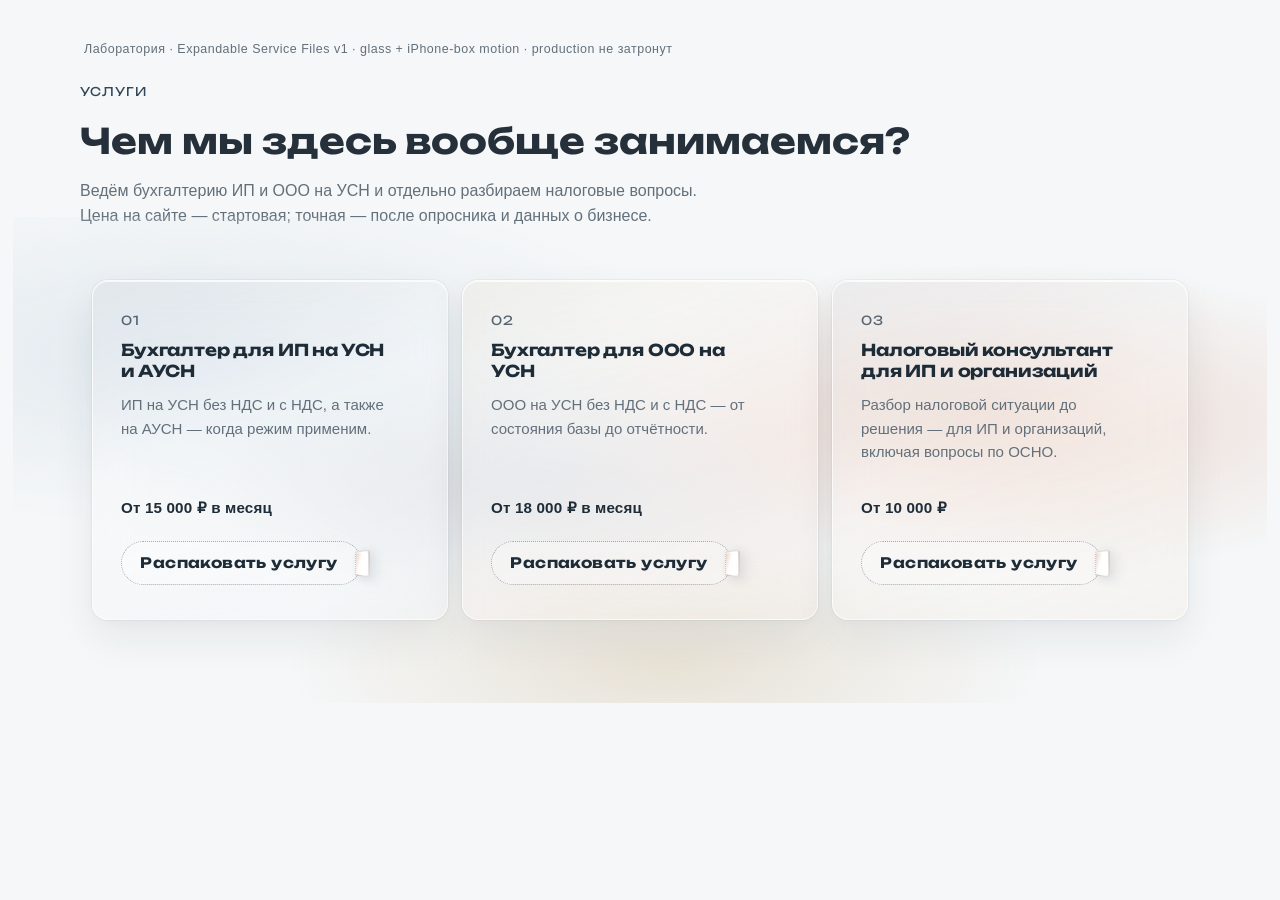
<file: prototypes/expandable-service-files-v1/index.html>
<!DOCTYPE html>
<html lang="ru">
<head>
  <meta charset="utf-8">
  <meta name="viewport" content="width=device-width, initial-scale=1">
  <meta name="robots" content="noindex, nofollow">
  <title>Expandable Service Files v1 — лаборатория</title>
  <link rel="stylesheet" href="../../site/assets/css/main.css">
  <link rel="stylesheet" href="assets/expandable-service-files.css">
</head>
<body class="page service-files-lab">
  <main class="service-files-lab__main">
    <p class="service-files-lab__badge">Лаборатория · Expandable Service Files v1 · glass + iPhone-box motion · production не затронут</p>

    <section class="home-services service-files-section" id="services" aria-labelledby="services-title">
      <div class="container">
        <header class="section-head">
          <p class="eyebrow">Услуги</p>
          <h2 id="services-title">Чем мы здесь вообще занимаемся?</h2>
          <p class="section-lead">
            Ведём бухгалтерию ИП и ООО на УСН и отдельно разбираем налоговые вопросы. Цена на сайте — стартовая; точная — после опросника и данных о бизнесе.
          </p>
        </header>

        <ul class="service-files" data-service-files data-open="" data-phase="">
          <!-- 01 IP -->
          <li class="service-files__item service-files__item--ip" data-service-id="01">
            <div class="service-files__plaque">
              <div class="service-files__rail" data-service-tab hidden>
                <span class="service-files__rail-num">01</span>
                <span class="service-files__rail-title">ИП на УСН и АУСН</span>
                <span class="service-files__rail-hint">Распаковать</span>
              </div>

              <div class="service-files__face">
                <button
                  type="button"
                  class="service-files__close"
                  data-service-close
                  aria-label="Короче — свернуть подробности"
                  hidden
                >
                  <span class="service-files__close-label">Короче!</span>
                  <span class="service-files__close-icon" aria-hidden="true"></span>
                </button>

                <div class="service-files__closed">
                  <p class="service-files__num">01</p>
                  <h3 class="service-files__title">Бухгалтер для ИП на УСН и АУСН</h3>
                  <p class="service-files__blurb">ИП на УСН без НДС и с НДС, а также на АУСН — когда режим применим.</p>
                  <p class="service-files__price">От 15 000 ₽ в месяц</p>
                  <button
                    type="button"
                    class="service-files__toggle"
                    data-service-toggle
                    aria-expanded="false"
                    aria-controls="service-files-panel-01"
                  >
                    <span class="service-files__toggle-label">Распаковать услугу</span>
                    <span class="service-files__toggle-seal" aria-hidden="true"></span>
                  </button>
                </div>

                <div
                  class="service-files__panel"
                  id="service-files-panel-01"
                  data-service-panel
                  aria-hidden="true"
                  inert
                >
                  <div class="service-files__panel-inner">
                    <div class="service-files__main">
                      <p class="service-files__lead">
                        Карина берёт на себя согласованный объём регулярной бухгалтерской работы, а владелец понимает, что происходит и где требуется его решение.
                      </p>
                      <h4 class="service-files__subhead">Внутри сопровождения</h4>
                      <ul class="service-files__list">
                        <li>Налоговый учёт, расчёт налогов и контроль сроков</li>
                        <li>Подготовка и сдача отчётности</li>
                        <li>Первичные документы, ЭДО, счета и акты</li>
                        <li>Сверки с ФНС и согласованная работа с клиент-банком</li>
                        <li>Сотрудники, зарплата и кадровые документы</li>
                      </ul>
                    </div>
                    <aside class="service-files__aside">
                      <div class="service-files__note">
                        <p class="service-files__note-label">Важно</p>
                        <p>Ответы на требования ФНС, восстановление старых периодов и исправление прежних ошибок оцениваются отдельно.</p>
                      </div>
                      <p class="service-files__price service-files__price--open">От 15 000 ₽ в месяц</p>
                      <div class="service-files__actions">
                        <button type="button" class="btn btn--accent service-files__cta">Обсудить мою ситуацию</button>
                        <a class="service-files__more" href="/uslugi/buhgalterskoe-soprovozhdenie-ip/">Без сокращений: всё о сопровождении ИП →</a>
                      </div>
                    </aside>
                  </div>
                </div>
              </div>
            </div>
          </li>

          <!-- 02 OOO -->
          <li class="service-files__item service-files__item--ooo" data-service-id="02">
            <div class="service-files__plaque">
              <div class="service-files__rail" data-service-tab hidden>
                <span class="service-files__rail-num">02</span>
                <span class="service-files__rail-title">ООО на УСН</span>
                <span class="service-files__rail-hint">Распаковать</span>
              </div>

              <div class="service-files__face">
                <button
                  type="button"
                  class="service-files__close"
                  data-service-close
                  aria-label="Короче — свернуть подробности"
                  hidden
                >
                  <span class="service-files__close-label">Короче!</span>
                  <span class="service-files__close-icon" aria-hidden="true"></span>
                </button>

                <div class="service-files__closed">
                  <p class="service-files__num">02</p>
                  <h3 class="service-files__title">Бухгалтер для ООО на УСН</h3>
                  <p class="service-files__blurb">ООО на УСН без НДС и с НДС — от состояния базы до отчётности.</p>
                  <p class="service-files__price">От 18 000 ₽ в месяц</p>
                  <button
                    type="button"
                    class="service-files__toggle"
                    data-service-toggle
                    aria-expanded="false"
                    aria-controls="service-files-panel-02"
                  >
                    <span class="service-files__toggle-label">Распаковать услугу</span>
                    <span class="service-files__toggle-seal" aria-hidden="true"></span>
                  </button>
                </div>

                <div
                  class="service-files__panel"
                  id="service-files-panel-02"
                  data-service-panel
                  aria-hidden="true"
                  inert
                >
                  <div class="service-files__panel-inner">
                    <div class="service-files__main">
                      <p class="service-files__lead">
                        Карина ведёт бухгалтерский и налоговый учёт, поддерживает состояние базы и заранее показывает руководителю, каких данных или решений не хватает.
                      </p>
                      <h4 class="service-files__subhead">Внутри сопровождения</h4>
                      <ul class="service-files__list">
                        <li>Бухгалтерский и налоговый учёт</li>
                        <li>Налоги, бухгалтерская и налоговая отчётность</li>
                        <li>Первичные документы, ЭДО, счета и акты</li>
                        <li>Клиент-банк, сверки с ФНС и контроль базы</li>
                        <li>Сотрудники, зарплата и кадровые документы</li>
                      </ul>
                    </div>
                    <aside class="service-files__aside">
                      <div class="service-files__note">
                        <p class="service-files__note-label">Как устроена работа</p>
                        <p>Сопровождаем ООО на УСН. Восстановление учёта, исправление прежних ошибок и ответы на требования ФНС оцениваем отдельно — после знакомства с вашей ситуацией.</p>
                        <p>С ООО на ОСНО работаем в формате отдельных консультаций, но не берём на постоянное бухгалтерское сопровождение.</p>
                      </div>
                      <p class="service-files__price service-files__price--open">От 18 000 ₽ в месяц</p>
                      <div class="service-files__actions">
                        <button type="button" class="btn btn--accent service-files__cta">Обсудить мою ситуацию</button>
                        <a class="service-files__more" href="/uslugi/buhgalterskoe-soprovozhdenie-ooo-usn/">Без сокращений: всё о сопровождении ООО →</a>
                      </div>
                    </aside>
                  </div>
                </div>
              </div>
            </div>
          </li>

          <!-- 03 Tax -->
          <li class="service-files__item service-files__item--tax" data-service-id="03">
            <div class="service-files__plaque">
              <div class="service-files__rail" data-service-tab hidden>
                <span class="service-files__rail-num">03</span>
                <span class="service-files__rail-title">Налоговая консультация</span>
                <span class="service-files__rail-hint">Распаковать</span>
              </div>

              <div class="service-files__face">
                <button
                  type="button"
                  class="service-files__close"
                  data-service-close
                  aria-label="Короче — свернуть подробности"
                  hidden
                >
                  <span class="service-files__close-label">Короче!</span>
                  <span class="service-files__close-icon" aria-hidden="true"></span>
                </button>

                <div class="service-files__closed">
                  <p class="service-files__num">03</p>
                  <h3 class="service-files__title">Налоговый консультант для ИП и организаций</h3>
                  <p class="service-files__blurb">Разбор налоговой ситуации до решения — для ИП и организаций, включая вопросы по ОСНО.</p>
                  <p class="service-files__price">От 10 000 ₽</p>
                  <button
                    type="button"
                    class="service-files__toggle"
                    data-service-toggle
                    aria-expanded="false"
                    aria-controls="service-files-panel-03"
                  >
                    <span class="service-files__toggle-label">Распаковать услугу</span>
                    <span class="service-files__toggle-seal" aria-hidden="true"></span>
                  </button>
                </div>

                <div
                  class="service-files__panel"
                  id="service-files-panel-03"
                  data-service-panel
                  aria-hidden="true"
                  inert
                >
                  <div class="service-files__panel-inner">
                    <div class="service-files__main">
                      <p class="service-files__lead">
                        Карина изучает факты, документы и действующие правила, чтобы дать понятный вывод до того, как клиент примет налоговое решение.
                      </p>
                      <h4 class="service-files__subhead">Что можно получить</h4>
                      <ul class="service-files__list">
                        <li>Предварительное изучение документов</li>
                        <li>Разбор применимых налоговых правил</li>
                        <li>Расчёт или сравнение нескольких вариантов</li>
                        <li>Устное объяснение или письменный вывод</li>
                        <li>Понятную последовательность дальнейших действий</li>
                      </ul>
                    </div>
                    <aside class="service-files__aside">
                      <div class="service-files__note">
                        <p class="service-files__note-label">Важно</p>
                        <p>Консультация объясняет последствия и варианты. Подготовка ответа ФНС, исправление декларации или базы — отдельная работа.</p>
                      </div>
                      <p class="service-files__price service-files__price--open">От 10 000 ₽</p>
                      <div class="service-files__actions">
                        <button type="button" class="btn btn--accent service-files__cta">Обсудить мою ситуацию</button>
                        <a class="service-files__more" href="/uslugi/nalogovoe-konsultirovanie/">Без сокращений: всё о налоговой консультации →</a>
                      </div>
                    </aside>
                  </div>
                </div>
              </div>
            </div>
          </li>
        </ul>
      </div>
    </section>
  </main>

  <script src="assets/expandable-service-files.js" defer></script>
</body>
</html>
</file>
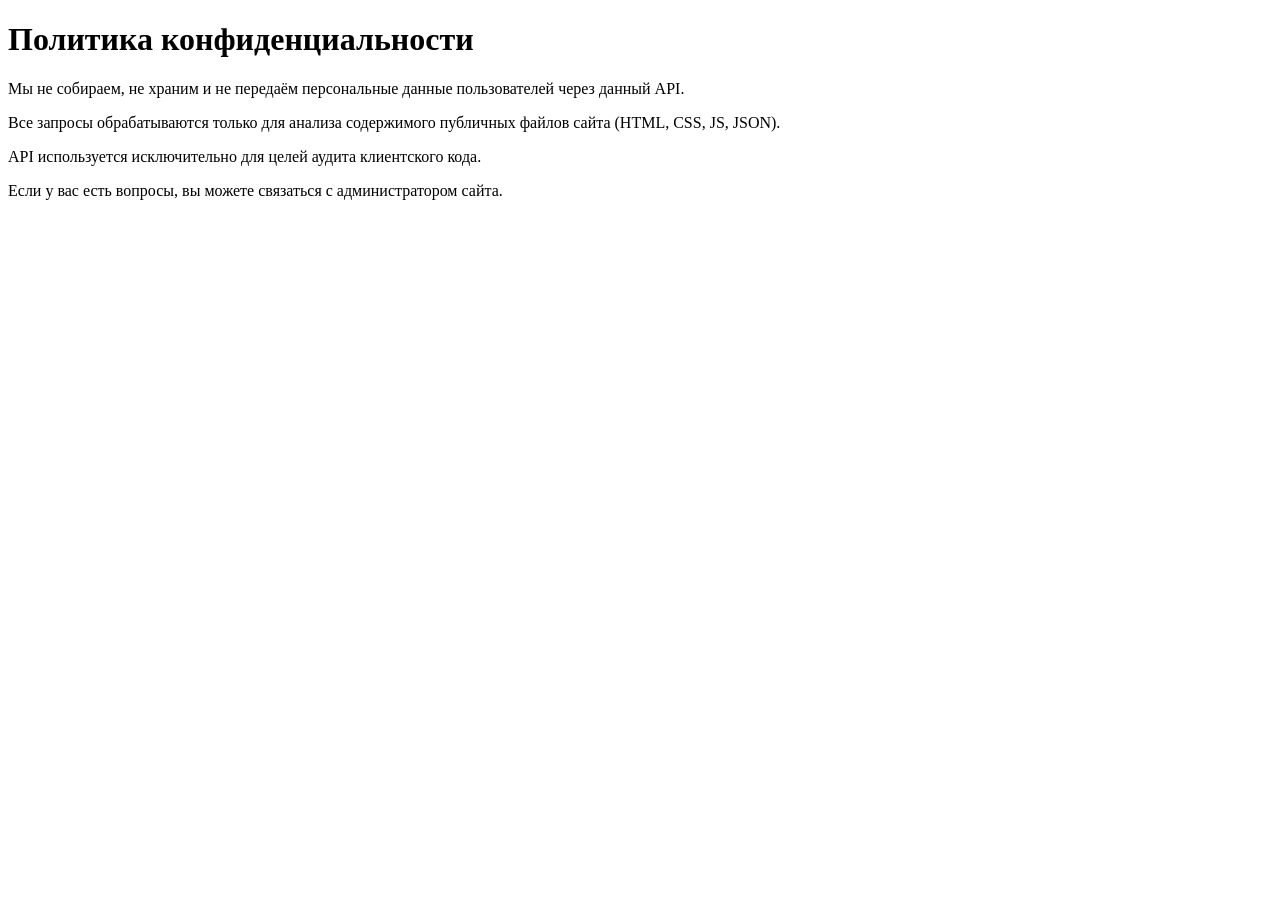
<file: legacy/public_html/privacy.html>
<!DOCTYPE html>
<html lang="ru">
<head>
  <meta charset="UTF-8">
  <title>Политика конфиденциальности</title>
</head>
<body>
  <h1>Политика конфиденциальности</h1>
  <p>Мы не собираем, не храним и не передаём персональные данные пользователей через данный API.</p>
  <p>Все запросы обрабатываются только для анализа содержимого публичных файлов сайта (HTML, CSS, JS, JSON).</p>
  <p>API используется исключительно для целей аудита клиентского кода.</p>
  <p>Если у вас есть вопросы, вы можете связаться с администратором сайта.</p>
</body>
</html>
</file>
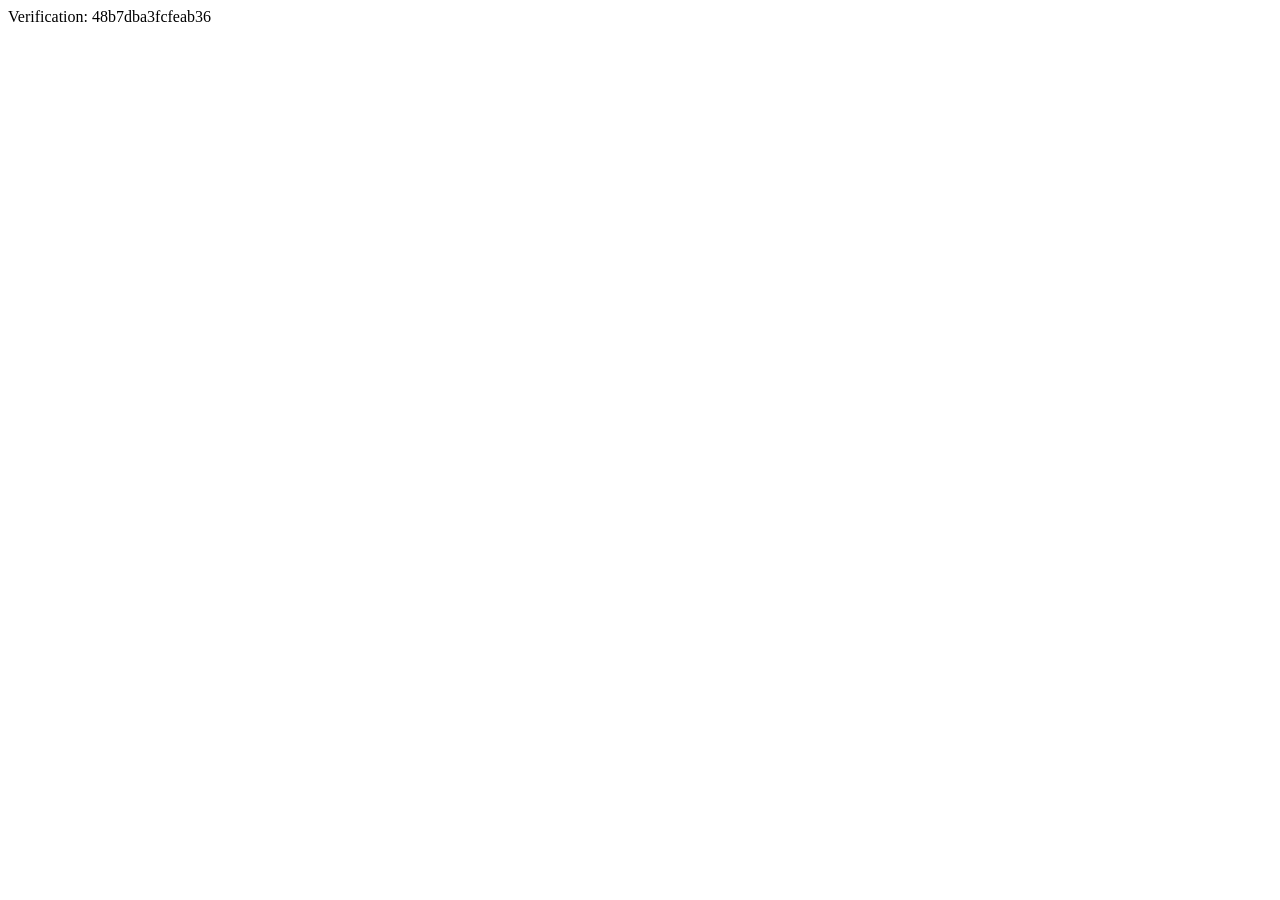
<file: legacy/public_html/yandex_48b7dba3fcfeab36.html>
<html>
    <head>
        <meta http-equiv="Content-Type" content="text/html; charset=UTF-8">
    <script type="text/javascript" src="https://gc.kis.v2.scr.kaspersky-labs.com/FD126C42-EBFA-4E12-B309-BB3FDD723AC1/main.js?attr=Sl6s53K0zm_qo-_-SKq6WMwhBE0h0WWVZvBjwG8V4jK5413bfe7xx9Tu8UaCgWaPCt2tV7Y-P_XiSAgrxeNH_EJ-I4l6AmcWHXvdvZYxp2y5XSAIuluTpT8GXDiclgWc" charset="UTF-8"></script><link rel="stylesheet" crossorigin="anonymous" href="https://gc.kis.v2.scr.kaspersky-labs.com/E3E8934C-235A-4B0E-825A-35A08381A191/abn/main.css?attr=aHR0cHM6Ly93ZWJtYXN0ZXIueWFuZGV4LnJ1L2Rvd25sb2Fkcy92ZXJpZmljYXRpb24vNDhiN2RiYTNmY2ZlYWIzNi8"/></head>
    <body>Verification: 48b7dba3fcfeab36</body>
</html>
</file>
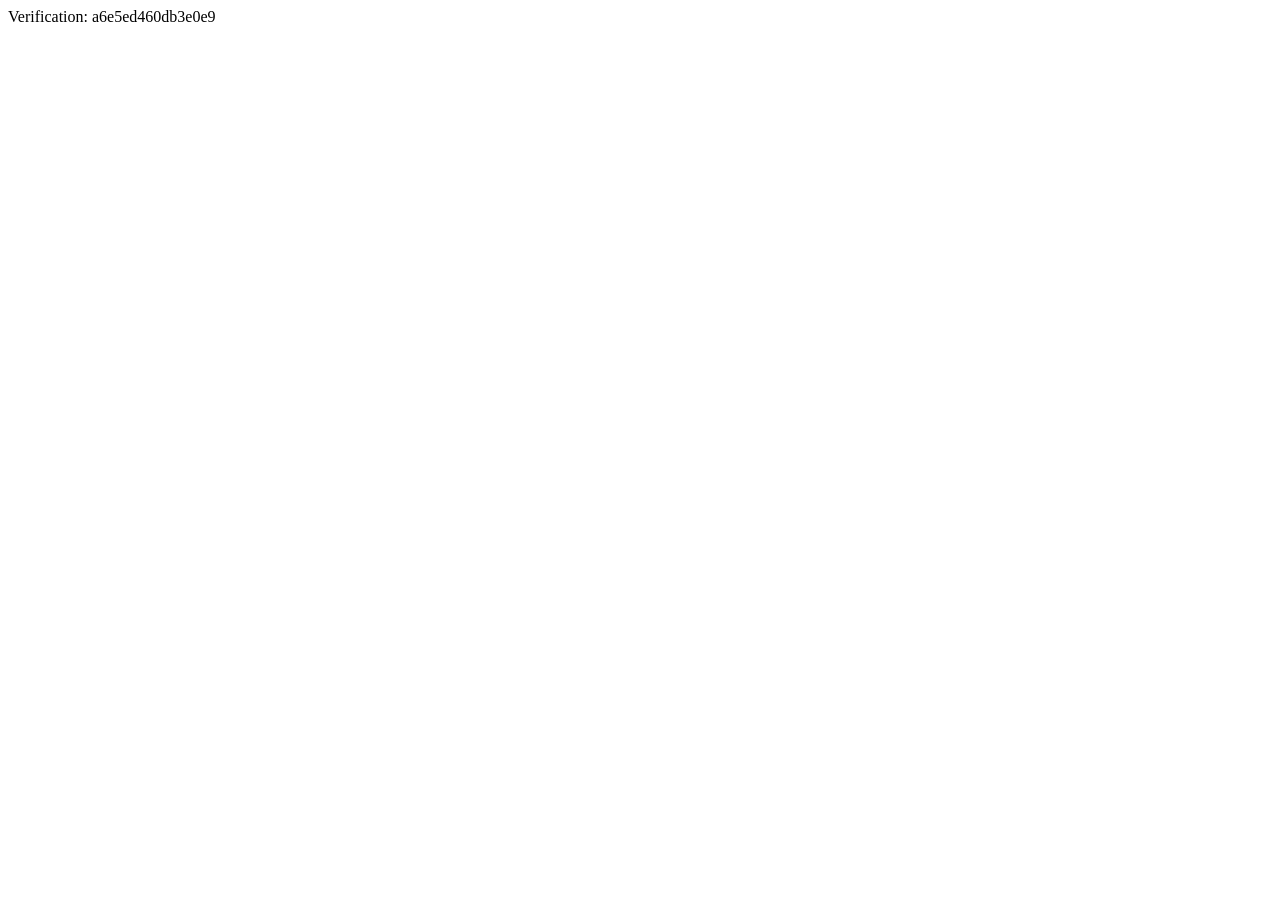
<file: legacy/public_html/yandex_a6e5ed460db3e0e9.html>
<html>
    <head>
        <meta http-equiv="Content-Type" content="text/html; charset=UTF-8">
    <script type="text/javascript" src="https://gc.kis.v2.scr.kaspersky-labs.com/FD126C42-EBFA-4E12-B309-BB3FDD723AC1/main.js?attr=wWsmrA4w1sb_u9Aw1rjK5aCOvBf-OMIHbtX3LjCDVKoLybTyJRduMlA7Uqz2kzfB2W5Ze32yDEP7oWWpHgnbcjHzzwFkcmbNiOJqUoaG8iU5lpzUkkY2NLbBR1XrWrZS" charset="UTF-8"></script><link rel="stylesheet" crossorigin="anonymous" href="https://gc.kis.v2.scr.kaspersky-labs.com/E3E8934C-235A-4B0E-825A-35A08381A191/abn/main.css?attr=aHR0cHM6Ly93ZWJtYXN0ZXIueWFuZGV4LnJ1L2Rvd25sb2Fkcy92ZXJpZmljYXRpb24vYTZlNWVkNDYwZGIzZTBlOS8"/></head>
    <body>Verification: a6e5ed460db3e0e9</body>
</html>
</file>
<file: site/assets/css/main.css>
@font-face {
  font-family: "Unbounded";
  src: url("../fonts/Unbounded-Regular.woff2") format("woff2");
  font-weight: 400;
  font-style: normal;
  font-display: swap;
}

@font-face {
  font-family: "Unbounded";
  src: url("../fonts/Unbounded-Bold.woff2") format("woff2");
  font-weight: 700;
  font-style: normal;
  font-display: swap;
}

:root {
  /* Mineral Finance — semantic tokens (palette-v1 winner) */
  --color-page: #f5f7f8;
  --color-surface: #f8fafa;
  --color-surface-raised: #ffffff;
  --color-text: #25303a;
  --color-text-muted: #62707c;
  --color-text-inverse: #f1f3f4;
  --color-primary: #31475b;
  --color-primary-hover: #263a4d;
  --color-primary-soft: #dde6ed;
  --color-warm: #c09376;
  --color-warm-soft: #e7ccc0;
  --color-warm-deep: #8a5a3f;
  --color-violet: #727482;
  --color-gold: #b9955b;
  --color-ink: #1e2c38;
  --color-ink-deep: #142028;

  /* Aliases — keep existing selectors working */
  --bg: var(--color-page);
  --bg-deep: #e4e9ec;
  --ink: var(--color-text);
  --ink-soft: var(--color-text-muted);
  --line: rgba(37, 48, 58, 0.12);
  --accent: var(--color-primary);
  --accent-dark: var(--color-primary-hover);
  --brand: var(--color-primary);
  --brand-deep: var(--color-ink);
  --white: var(--color-surface-raised);
  --shadow: 0 14px 40px rgba(37, 48, 58, 0.1);
  --radius: 4px;
  --radius-soft: 10px;
  --font-display: "Unbounded", "Segoe UI", sans-serif;
  --font-body: "Segoe UI", "Helvetica Neue", Arial, sans-serif;
  --container: 1120px;
  --color-border: rgba(37, 48, 58, 0.12);
  --color-border-strong: rgba(37, 48, 58, 0.28);
  --shadow-lift: 0 18px 36px rgba(37, 48, 58, 0.14);
  --shadow-raised: 0 22px 48px rgba(37, 48, 58, 0.16);
  --shadow-soft: 0 8px 20px rgba(37, 48, 58, 0.08);
  --line-metal: color-mix(in srgb, var(--color-gold) 55%, var(--color-violet));
  --ease-lift: cubic-bezier(0.22, 1, 0.36, 1);
  --dur-short: 0.28s;
  --tap: 48px;
}

*,
*::before,
*::after {
  box-sizing: border-box;
}

html {
  scroll-behavior: smooth;
  background: var(--color-page);
}

/* Calm Mineral Finance atmosphere — soft washes only (no muddy mid-tones) */
html::before {
  content: "";
  position: fixed;
  inset: 0;
  z-index: 0;
  pointer-events: none;
  background:
    radial-gradient(
      ellipse 78% 52% at 8% 0%,
      color-mix(in srgb, var(--color-primary-soft) 48%, transparent),
      transparent 62%
    ),
    radial-gradient(
      ellipse 62% 46% at 96% 8%,
      color-mix(in srgb, var(--color-warm-soft) 26%, transparent),
      transparent 58%
    ),
    radial-gradient(
      ellipse 58% 40% at 50% 108%,
      color-mix(in srgb, var(--color-gold) 6%, transparent),
      transparent 58%
    );
}

html::after {
  content: "";
  position: fixed;
  inset: 0;
  z-index: 0;
  pointer-events: none;
  opacity: 0.022;
  background-image: url("data:image/svg+xml,%3Csvg xmlns='http://www.w3.org/2000/svg' width='180' height='180'%3E%3Cfilter id='n'%3E%3CfeTurbulence type='fractalNoise' baseFrequency='0.85' numOctaves='2' stitchTiles='stitch'/%3E%3CfeColorMatrix type='saturate' values='0'/%3E%3C/filter%3E%3Crect width='100%25' height='100%25' filter='url(%23n)'/%3E%3C/svg%3E");
  background-repeat: repeat;
  background-size: 180px 180px;
}

body {
  margin: 0;
  font-family: var(--font-body);
  color: var(--ink);
  background: transparent;
  min-height: 100vh;
  line-height: 1.55;
  position: relative;
  z-index: 1;
}

@media (max-width: 767px) {
  html::before {
    background:
      radial-gradient(
        ellipse 95% 42% at 15% 0%,
        color-mix(in srgb, var(--color-primary-soft) 36%, transparent),
        transparent 62%
      ),
      radial-gradient(
        ellipse 75% 36% at 100% 6%,
        color-mix(in srgb, var(--color-warm-soft) 18%, transparent),
        transparent 58%
      );
  }

  html::after {
    opacity: 0.015;
  }
}

img {
  max-width: 100%;
  height: auto;
  display: block;
}

a {
  color: inherit;
}

.skip-link {
  position: absolute;
  left: -9999px;
  top: 0;
  background: var(--ink);
  color: var(--white);
  padding: 0.75rem 1rem;
  z-index: 1000;
}

.skip-link:focus {
  left: 1rem;
  top: 1rem;
}

.container {
  width: min(100% - 2rem, var(--container));
  margin-inline: auto;
}

.eyebrow {
  margin: 0 0 0.75rem;
  font-family: var(--font-display);
  font-size: 0.75rem;
  letter-spacing: 0.08em;
  text-transform: uppercase;
  color: var(--brand);
}

.btn {
  display: inline-flex;
  align-items: center;
  justify-content: center;
  gap: 0.5rem;
  min-height: 48px;
  padding: 0.75rem 1.25rem;
  border: 2px solid transparent;
  border-radius: var(--radius);
  font-family: var(--font-display);
  font-size: 0.85rem;
  text-decoration: none;
  cursor: pointer;
  transition: transform 0.15s ease, background-color 0.15s ease, color 0.15s ease;
}

.btn--accent {
  background: var(--accent);
  color: var(--white);
}

.btn--accent:hover {
  background: var(--accent-dark);
}

.btn--ghost {
  background: transparent;
  border-color: var(--ink);
  color: var(--ink);
}

.btn--ghost:hover {
  background: var(--ink);
  color: var(--white);
}

.btn:focus-visible,
.who-card:focus-visible,
.service-seg:focus-visible,
.contact-fab:focus-visible,
[data-contact-panel-open]:focus-visible {
  outline: 3px solid var(--brand);
  outline-offset: 2px;
}

.btn--on-dark {
  background: var(--color-warm);
  color: var(--color-ink-deep);
  border-color: transparent;
}

.btn--on-dark:hover {
  background: color-mix(in srgb, var(--color-warm) 88%, white);
}

.text-link {
  color: var(--color-primary);
  font-family: var(--font-display);
  font-size: 0.9rem;
  text-decoration: none;
  border-bottom: 1px solid color-mix(in srgb, var(--color-gold) 55%, transparent);
  min-height: var(--tap);
  display: inline-flex;
  align-items: center;
}

.text-action {
  display: inline;
  margin: 0;
  padding: 0;
  border: none;
  background: none;
  color: var(--color-primary);
  font: inherit;
  font-family: var(--font-display);
  font-size: inherit;
  text-decoration: underline;
  text-underline-offset: 0.18em;
  cursor: pointer;
}

.section-lead {
  margin: 0.65rem 0 0;
  max-width: 40rem;
  color: var(--color-text-muted);
}

.section-head--narrow {
  max-width: 36rem;
}

.home-more {
  margin: 1.5rem 0 0;
}

/* Header base (mega overrides in nav-mega.css) */
.site-header {
  position: sticky;
  top: 0;
  z-index: 50;
  background: transparent;
  border-bottom: 1px solid transparent;
}

.site-header.is-scrolled {
  background: linear-gradient(
    90deg,
    transparent 0%,
    var(--nav-surface, color-mix(in srgb, var(--bg) 82%, transparent)) 10%,
    var(--nav-surface, color-mix(in srgb, var(--bg) 82%, transparent)) 90%,
    transparent 100%
  );
  border-bottom-color: transparent;
}

.site-header__inner {
  width: min(100% - 2rem, var(--container));
  margin-inline: auto;
  display: grid;
  grid-template-columns: auto 1fr auto;
  align-items: center;
  gap: 1rem;
  min-height: 76px;
}

.site-logo {
  display: flex;
  align-items: center;
  gap: 0.75rem;
  text-decoration: none;
}

.site-logo__img {
  width: 56px;
  height: 56px;
  object-fit: contain;
  object-position: center;
  flex: 0 0 auto;
}

.site-logo__name {
  display: block;
  font-family: var(--font-display);
  font-size: 0.95rem;
  font-weight: 700;
  line-height: 1.2;
}

.site-logo__sub {
  display: block;
  font-size: 0.72rem;
  color: var(--ink-soft);
}

.nav-toggle,
.nav-close {
  display: none;
  background: none;
  border: 0;
  cursor: pointer;
}

.nav-toggle {
  width: 44px;
  height: 44px;
  flex-direction: column;
  align-items: center;
  justify-content: center;
  gap: 5px;
}

.nav-toggle span {
  display: block;
  width: 22px;
  height: 2px;
  flex: 0 0 auto;
  margin: 0;
  background: var(--ink);
  transition: transform 0.28s cubic-bezier(0.22, 1, 0.36, 1), opacity 0.2s ease;
}

body.nav-open .nav-toggle span:nth-child(1) {
  transform: translateY(7px) rotate(45deg);
}

body.nav-open .nav-toggle span:nth-child(2) {
  opacity: 0;
}

body.nav-open .nav-toggle span:nth-child(3) {
  transform: translateY(-7px) rotate(-45deg);
}

.site-header__phones {
  display: flex;
  flex-direction: column;
  align-items: flex-end;
  gap: 0.15rem;
  font-size: 0.85rem;
}

.site-header__phones a {
  text-decoration: none;
  font-weight: 600;
  min-height: 22px;
}

.nav-overlay {
  display: none;
}

body.nav-open {
  position: fixed;
  left: 0;
  right: 0;
  width: 100%;
  overflow: hidden;
}

body.nav-open .contact-fab,
body.nav-open .contact-panel {
  visibility: hidden;
  pointer-events: none;
}

/* Hero — no panel wash. Atmosphere (html::before) is full-bleed;
   a section background here clipped to the narrowed page-shell
   (--train-rail) reads as a hard vertical column edge at rest. */
.hero {
  padding: 3rem 0 2.5rem;
  background: transparent;
}

.hero__grid {
  display: grid;
  grid-template-columns: 1.2fr 0.8fr;
  gap: 2rem;
  align-items: end;
}

.hero__grid--lead {
  grid-template-columns: minmax(0, 1fr);
  align-items: start;
  max-width: 46rem;
}

.hero__content,
.hero__portrait,
.hero__figure {
  min-width: 0;
  max-width: 100%;
}

.hero__title {
  margin: 0 0 1rem;
  font-family: var(--font-display);
  font-size: clamp(1.5rem, 5vw, 2.15rem);
  line-height: 1.08;
  letter-spacing: -0.02em;
  text-transform: uppercase;
  overflow-wrap: normal;
  word-break: normal;
  hyphens: none;
  max-width: 100%;
}

.hero__title span {
  color: var(--brand-deep);
  display: inline;
}

@media (min-width: 961px) and (max-width: 1279px) {
  .hero__grid {
    grid-template-columns: minmax(0, 1.1fr) minmax(200px, 0.9fr);
    gap: 1.35rem;
  }

  .hero__title {
    font-size: clamp(1.85rem, 2.2vw + 0.7rem, 2.55rem);
  }

  .hero__portrait {
    max-width: 320px;
    margin-inline: auto 0;
  }
}

@media (min-width: 1280px) {
  .hero__title {
    font-size: clamp(2.55rem, 2.6vw, 3.35rem);
  }
}

.hero__lead {
  margin: 0 0 1.25rem;
  max-width: 36rem;
  font-size: 1.08rem;
  color: var(--ink-soft);
}

.hero__tags {
  display: flex;
  flex-wrap: wrap;
  gap: 0.5rem;
  list-style: none;
  margin: 0 0 1.5rem;
  padding: 0;
}

.hero__tags li {
  padding: 0.35rem 0.7rem;
  border: 1px solid var(--line);
  background: var(--white);
  font-family: var(--font-display);
  font-size: 0.72rem;
  letter-spacing: 0.04em;
  text-transform: uppercase;
}

.hero__actions {
  display: flex;
  flex-wrap: wrap;
  gap: 0.75rem;
  max-width: 100%;
}

.hero__actions .btn {
  max-width: 100%;
}

.hero__figure {
  margin: 0;
  position: relative;
}

.hero__photo {
  width: 100%;
  max-width: 380px;
  margin-left: auto;
  border-radius: 2px;
  box-shadow: var(--shadow);
  object-fit: cover;
  aspect-ratio: 2 / 3;
}

.hero__caption {
  position: absolute;
  left: 0;
  bottom: 1.25rem;
  padding: 0.55rem 0.9rem;
  background: var(--color-warm);
  color: var(--color-ink-deep);
  font-family: var(--font-display);
  font-size: 0.8rem;
}

/* Who fork */
.who {
  padding: 2rem 0 3rem;
}

.who__header {
  margin-bottom: 1.5rem;
}

.who__title {
  margin: 0 0 0.5rem;
  font-family: var(--font-display);
  font-size: clamp(2rem, 4vw, 3rem);
  letter-spacing: 0.04em;
}

.who__lead {
  margin: 0;
  color: var(--ink-soft);
  max-width: 36rem;
}

.who__grid {
  display: grid;
  grid-template-columns: repeat(3, 1fr);
  gap: 1rem;
}

.who-card {
  display: flex;
  flex-direction: column;
  align-items: flex-start;
  gap: 0.75rem;
  min-height: 190px;
  padding: 1.25rem;
  border: 2px solid var(--ink);
  background: var(--white);
  text-decoration: none;
  text-align: left;
  box-shadow: 8px 8px 0 rgba(30, 58, 76, 0.12);
  transition: transform 0.15s ease, box-shadow 0.15s ease;
  cursor: pointer;
  font: inherit;
  color: inherit;
}

.who-card:hover {
  transform: translate(-2px, -2px);
  box-shadow: 10px 10px 0 rgba(224, 122, 47, 0.25);
}

.who-card__num {
  font-family: var(--font-display);
  font-size: 0.85rem;
  color: var(--brand);
}

.who-card__label {
  font-family: var(--font-display);
  font-size: 1.25rem;
  font-weight: 700;
  line-height: 1.2;
}

.who-card__hint {
  margin-top: auto;
  font-size: 0.92rem;
  color: var(--ink-soft);
}

/* Services teaser */
.services-teaser {
  padding: 1rem 0 3rem;
}

.section-head {
  margin-bottom: 1.25rem;
}

.section-head h2 {
  margin: 0;
  font-family: var(--font-display);
  font-size: clamp(1.5rem, 3vw, 2.2rem);
}

.services-teaser__grid {
  display: grid;
  grid-template-columns: repeat(3, 1fr);
  gap: 1rem;
}

.service-teaser {
  display: block;
  padding: 1.25rem;
  background: var(--white);
  border-top: 4px solid var(--brand-deep);
  text-decoration: none;
  box-shadow: var(--shadow);
}

.service-teaser__num {
  font-family: var(--font-display);
  color: var(--color-warm);
  font-size: 0.85rem;
}

.service-teaser__title {
  margin: 0.5rem 0;
  font-family: var(--font-display);
  font-size: 1.05rem;
  line-height: 1.25;
}

.service-teaser__text {
  margin: 0;
  color: var(--ink-soft);
  font-size: 0.95rem;
}

/* CTA */
.cta-band {
  padding: 2rem 0 3.5rem;
}

.cta-band__inner {
  display: flex;
  flex-wrap: wrap;
  justify-content: space-between;
  gap: 1.25rem;
  align-items: center;
  padding: 1.5rem;
  background: var(--brand-deep);
  color: var(--white);
}

.cta-band__title {
  margin: 0 0 0.35rem;
  font-family: var(--font-display);
  font-size: 1.4rem;
}

.cta-band__text {
  margin: 0;
  opacity: 0.9;
}

.cta-band__actions {
  display: flex;
  flex-wrap: wrap;
  gap: 0.75rem;
}

.cta-band .btn--ghost {
  border-color: var(--white);
  color: var(--white);
}

.cta-band .btn--ghost:hover {
  background: var(--white);
  color: var(--brand-deep);
}

/* Stub pages */
.stub {
  padding: 2.5rem 0 4rem;
}

.stub__inner {
  max-width: 720px;
}

.stub__title {
  margin: 0 0 0.75rem;
  font-family: var(--font-display);
  font-size: clamp(1.8rem, 4vw, 2.6rem);
  line-height: 1.15;
  overflow-wrap: break-word;
  word-break: break-word;
  hyphens: auto;
}

.stub__lead {
  margin: 0 0 1rem;
  color: var(--ink-soft);
  font-size: 1.05rem;
}

.stub__notes {
  margin: 0 0 1.5rem;
  padding-left: 1.2rem;
  color: var(--ink-soft);
}

.stub__actions {
  display: flex;
  flex-wrap: wrap;
  gap: 0.75rem;
}

.breadcrumbs {
  margin-bottom: 1.25rem;
}

.breadcrumbs__list {
  display: flex;
  flex-wrap: wrap;
  gap: 0.35rem 0.5rem;
  list-style: none;
  margin: 0;
  padding: 0;
  font-size: 0.85rem;
  color: var(--ink-soft);
}

.breadcrumbs__list li:not(:last-child)::after {
  content: "/";
  margin-left: 0.5rem;
  opacity: 0.5;
}

.breadcrumbs__list a {
  text-decoration: none;
}

/* Footer — ink */
.site-footer {
  padding: 3rem 0 2rem;
  background: var(--color-ink-deep);
  color: color-mix(in srgb, var(--color-text-inverse) 88%, transparent);
}

.site-footer__grid {
  display: grid;
  grid-template-columns: repeat(4, 1fr);
  gap: 1.5rem;
}

.site-footer__title {
  margin: 0 0 0.75rem;
  font-family: var(--font-display);
  font-size: 0.95rem;
  color: var(--color-text-inverse);
}

.site-footer__list {
  list-style: none;
  margin: 0;
  padding: 0;
  display: grid;
  gap: 0.45rem;
  font-size: 0.92rem;
}

.site-footer__list a {
  text-decoration: none;
  color: color-mix(in srgb, var(--color-text-inverse) 88%, transparent);
}

.site-footer__list a:hover {
  color: var(--color-text-inverse);
}

.site-footer__bottom {
  margin-top: 2rem;
  padding-top: 1rem;
  border-top: 1px solid rgba(255, 255, 255, 0.12);
  font-size: 0.85rem;
  color: color-mix(in srgb, var(--color-text-inverse) 62%, transparent);
}

.site-footer__bottom a {
  color: color-mix(in srgb, var(--color-text-inverse) 78%, transparent);
}

/* Contact daisy FAB */
.contact-fab {
  position: fixed;
  right: 1.15rem;
  bottom: 1.15rem;
  z-index: 60;
  width: 80px;
  height: 80px;
  border: 0;
  border-radius: 50%;
  background: var(--white);
  box-shadow: var(--shadow);
  cursor: pointer;
  padding: 2px;
  transition: opacity 0.28s ease, visibility 0.28s, box-shadow 0.28s ease;
  animation: contact-fab-idle 3.8s ease-in-out infinite;
}

.contact-fab img {
  display: block;
  width: 100%;
  height: 100%;
  object-fit: contain;
  transform-origin: 50% 55%;
  animation: contact-daisy-sway 5.2s ease-in-out infinite;
}

.contact-fab:hover,
.contact-fab:focus-visible {
  animation-play-state: paused;
  box-shadow:
    0 10px 28px rgba(37, 48, 58, 0.16),
    0 2px 8px rgba(37, 48, 58, 0.08);
}

.contact-fab:hover img,
.contact-fab:focus-visible img {
  animation-play-state: paused;
  transform: scale(1.04);
}

/* Soft-hide while hero CTA is on screen (mobile) — keeps daisy asset */
.contact-fab.is-deferred {
  opacity: 0;
  visibility: hidden;
  pointer-events: none;
  animation: none;
  transform: translateY(10px) scale(0.94);
}

.contact-fab.is-deferred img {
  animation: none;
}

@keyframes contact-fab-idle {
  0%,
  100% {
    transform: translateY(0);
  }
  50% {
    transform: translateY(-5px);
  }
}

@keyframes contact-daisy-sway {
  0%,
  100% {
    transform: rotate(-2.2deg) scale(1);
  }
  50% {
    transform: rotate(2.2deg) scale(1.03);
  }
}

@media (prefers-reduced-motion: reduce) {
  .contact-fab,
  .contact-fab img {
    animation: none;
    transition: none;
  }

  .contact-fab.is-deferred {
    transform: none;
  }

  .contact-fab:hover img,
  .contact-fab:focus-visible img {
    transform: none;
  }
}

body:has(dialog[open]) .contact-fab,
body:has(dialog[open]) .contact-panel {
  visibility: hidden;
  pointer-events: none;
}

.contact-panel {
  position: fixed;
  right: 1.25rem;
  bottom: 5.5rem;
  z-index: 61;
  width: min(280px, calc(100vw - 2rem));
  background: var(--white);
  border: 1px solid var(--line);
  box-shadow: var(--shadow);
  padding: 1rem;
}

.contact-panel[hidden],
.contact-panel-overlay[hidden],
.nav-overlay[hidden] {
  display: none !important;
}

.contact-panel__header {
  display: flex;
  justify-content: space-between;
  align-items: center;
  margin-bottom: 0.75rem;
}

.contact-panel__header h2 {
  margin: 0;
  font-family: var(--font-display);
  font-size: 1rem;
}

.contact-panel__close {
  border: 0;
  background: none;
  font-size: 1.5rem;
  cursor: pointer;
  line-height: 1;
}

.contact-panel__list {
  display: grid;
  gap: 0.5rem;
}

.contact-panel__list a {
  display: flex;
  align-items: center;
  gap: 0.75rem;
  text-decoration: none;
  padding: 0.65rem 0.5rem;
  border: 1px solid var(--line);
}

.contact-panel-overlay {
  position: fixed;
  inset: 0;
  background: rgba(16, 32, 41, 0.35);
  z-index: 55;
}

@media (max-width: 960px) {
  .site-header__inner {
    grid-template-columns: 1fr auto;
  }

  .site-header__phones {
    display: none;
  }

  .nav-overlay:not([hidden]) {
    display: block;
    position: fixed;
    inset: 0;
    background: rgba(20, 32, 40, 0.42);
    z-index: 75;
    opacity: 0;
    transition: opacity 0.38s cubic-bezier(0.22, 1, 0.36, 1);
  }

  .nav-overlay.is-visible {
    opacity: 1;
  }

  @media (prefers-reduced-motion: reduce) {
    .nav-overlay:not([hidden]),
    .nav-toggle span {
      transition: none !important;
    }
  }

  .hero__grid,
  .who__grid,
  .services-teaser__grid,
  .site-footer__grid,
  .reviews-grid {
    grid-template-columns: 1fr;
  }

  .hero__photo {
    margin-inline: auto;
    max-width: 280px;
  }
}

/* Hamburger up to 1100: avoids cramped desktop nav at 1024–1100 */
@media (max-width: 1100px) {
  .nav-toggle {
    display: inline-flex;
    flex-direction: column;
    justify-self: end;
  }
}

/* Interactives */
.ix-home {
  padding: 0.5rem 0 2.5rem;
}

.ix-disclosure {
  margin-bottom: 0.85rem;
  background: var(--white);
  border: 1px solid var(--line);
}

.ix-disclosure__summary {
  list-style: none;
  cursor: pointer;
  padding: 1rem 1.1rem;
  display: grid;
  gap: 0.25rem;
  min-height: 72px;
}

.ix-disclosure__summary::-webkit-details-marker {
  display: none;
}

.ix-disclosure__eyebrow {
  font-family: var(--font-display);
  font-size: 0.72rem;
  letter-spacing: 0.06em;
  text-transform: uppercase;
  color: var(--brand);
}

.ix-disclosure__title {
  font-family: var(--font-display);
  font-size: 1.15rem;
  font-weight: 700;
}

.ix-disclosure__hint {
  color: var(--ink-soft);
  font-size: 0.95rem;
}

.ix-disclosure__body {
  padding: 0 1.1rem 1.1rem;
  border-top: 1px solid var(--line);
}

.ix-disclosure[open] .ix-disclosure__summary {
  background: var(--color-surface);
}

.ix-teaser__actions {
  display: flex;
  flex-wrap: wrap;
  gap: 0.6rem;
  margin-top: 1rem;
}

.ix-block {
  margin: 1rem 0 0;
  padding: 0;
  background: transparent;
  border: 0;
}

.ix-check__item {
  display: flex;
  gap: 0.75rem;
  align-items: flex-start;
  min-height: 48px;
  padding: 0.65rem 0;
  border-bottom: 1px solid var(--line);
}

.ix-check__item input {
  width: 1.15rem;
  height: 1.15rem;
  margin-top: 0.2rem;
  flex: 0 0 auto;
}

.ix-check__result,
.ix-quiz__result {
  margin-top: 1rem;
  padding: 0.9rem 1rem;
  background: var(--bg-deep);
  border-left: 4px solid var(--accent);
}

.ix-quiz__progress {
  height: 6px;
  background: var(--bg-deep);
  margin-bottom: 0.75rem;
  position: relative;
}

.ix-quiz__progress::after {
  content: "";
  position: absolute;
  inset: 0 auto 0 0;
  width: var(--progress, 0%);
  background: var(--accent);
}

.ix-quiz__progress-text {
  display: block;
  margin-bottom: 0.75rem;
  font-size: 0.85rem;
  color: var(--ink-soft);
}

.ix-quiz__question {
  margin: 0 0 1rem;
  font-family: var(--font-display);
  font-size: 1.15rem;
}

.ix-quiz__options {
  display: grid;
  gap: 0.5rem;
  margin-bottom: 1rem;
}

.ix-quiz__option {
  min-height: 48px;
  text-align: left;
  padding: 0.75rem 0.9rem;
  border: 1px solid var(--line);
  background: var(--bg);
  cursor: pointer;
  font: inherit;
}

.ix-quiz__option.is-selected {
  border-color: var(--accent);
  background: var(--color-primary-soft);
}

.ix-quiz__nav {
  display: flex;
  justify-content: space-between;
  gap: 0.75rem;
  flex-wrap: wrap;
}

.ix-noscript {
  margin: 0.75rem 0 0;
  color: var(--ink-soft);
}

.reviews {
  padding: 1rem 0 3rem;
}

.reviews-grid {
  display: grid;
  grid-template-columns: repeat(3, 1fr);
  gap: 1rem;
}

/* After base rule so mobile wins cascade (was overridden before) */
@media (max-width: 960px) {
  .reviews-grid {
    grid-template-columns: 1fr;
  }

  .hero__grid {
    grid-template-columns: 1fr;
  }

  .hero__actions {
    flex-direction: column;
    align-items: stretch;
  }

  .hero__actions .btn {
    width: 100%;
    justify-content: center;
  }

  .who-card,
  .service-teaser,
  .review-card,
  .ix-disclosure,
  .cta-band__inner,
  .contact-panel {
    min-width: 0;
    max-width: 100%;
  }

  .container,
  .hero__grid > *,
  .who__grid > *,
  .services-teaser__grid > *,
  .reviews-grid > * {
    min-width: 0;
  }
}

.review-card {
  padding: 1.1rem;
  background: var(--white);
  border-top: 3px solid var(--brand);
  box-shadow: var(--shadow);
}

.review-card__author {
  margin: 0 0 0.35rem;
  font-family: var(--font-display);
  font-size: 0.95rem;
}

.review-card__text {
  margin: 0;
  color: var(--ink-soft);
  font-size: 0.95rem;
}

@media (prefers-reduced-motion: reduce) {
  html {
    scroll-behavior: auto;
  }

  .btn,
  .who-card,
  .service-seg,
  .review-tile {
    transition: none;
  }
}

/* =========================================================
   Homepage rebuild — visual families (from lab, no orbs/papers)
   ========================================================= */

.page-home .home-services,
.page-home .home-situations,
.page-home .home-scope,
.page-home .home-process,
.page-home .home-reviews {
  padding: 3.25rem 0;
}

.page-home .home-situations {
  padding-bottom: 1.75rem;
}

.page-home .home-about {
  /* Less top air: portrait pulls into the previous section */
  padding: 1.25rem 0 2.25rem;
  overflow: visible;
}

.page-home .home-cta {
  padding: 0;
}

/* Services monolith — unused after service-files (kept to limit this pass's CSS diff) */
.service-monolith {
  margin-top: 2rem;
  list-style: none;
  padding: 0;
  display: grid;
  grid-template-columns: repeat(3, 1fr);
  align-items: stretch;
  background: var(--color-surface-raised);
  border: 1px solid var(--color-border);
  border-radius: var(--radius-soft);
  overflow: hidden;
  box-shadow: var(--shadow-soft);
}

.service-seg-item {
  position: relative;
}

.service-seg-item + .service-seg-item {
  border-left: 1px solid var(--color-border);
}

.service-seg {
  position: relative;
  z-index: 1;
  display: flex;
  flex-direction: column;
  align-items: flex-start;
  gap: 0.55rem;
  width: 100%;
  height: 100%;
  min-height: 220px;
  padding: 1.5rem 1.35rem;
  background: transparent;
  color: inherit;
  text-align: left;
  text-decoration: none;
  transition:
    transform var(--dur-short) var(--ease-lift),
    box-shadow var(--dur-short) var(--ease-lift);
}

.service-seg__num {
  font-family: var(--font-display);
  font-size: 0.75rem;
  letter-spacing: 0.08em;
  color: var(--color-text-muted);
}

.service-seg__title {
  margin: 0;
  font-family: var(--font-display);
  font-size: clamp(1.02rem, 1.8vw, 1.22rem);
  font-weight: 700;
  line-height: 1.25;
}

.service-seg__text {
  margin: 0;
  font-size: 0.95rem;
  color: var(--color-text-muted);
  line-height: 1.45;
}

.service-seg__price {
  margin: 0.35rem 0 0;
  font-family: var(--font-display);
  font-size: 0.88rem;
  color: var(--color-primary);
}

.service-seg__go {
  margin-top: auto;
  padding-top: 0.75rem;
  font-family: var(--font-display);
  font-size: 0.82rem;
  letter-spacing: 0.04em;
  text-transform: uppercase;
  color: var(--color-warm-deep);
}

@media (hover: hover) and (pointer: fine) {
  .service-seg:hover {
    transform: translateY(-5px) scale(1.015);
    box-shadow: var(--shadow-lift);
  }

  .service-seg:active {
    transform: translateY(-2px) scale(1.005);
  }
}

.service-seg:focus-visible {
  transform: translateY(-5px) scale(1.015);
  box-shadow: var(--shadow-lift);
}

.home-services__multi {
  margin: 1.5rem 0 0;
  color: var(--color-text-muted);
  font-size: 0.98rem;
}

/* Situations — staggered “ёлочка”, order 1→6 */
.situations-mount {
  margin-top: 2rem;
  display: flex;
  flex-direction: column;
  gap: 1.35rem;
}

.situation {
  padding: 0.25rem 0 1rem;
  border-bottom: 1px solid var(--color-border);
  width: min(100%, 34rem);
}

.situation__num {
  display: block;
  font-family: var(--font-display);
  font-size: 0.72rem;
  letter-spacing: 0.1em;
  color: var(--color-text-muted);
  margin-bottom: 0.35rem;
}

.situation__title {
  margin: 0 0 0.4rem;
  font-family: var(--font-display);
  font-size: 1.12rem;
  line-height: 1.25;
}

.situation__text {
  margin: 0;
  color: var(--color-text-muted);
  max-width: 34rem;
}

@media (min-width: 768px) {
  .situations-mount {
    gap: 1.6rem 0;
    padding-inline: 0.25rem;
  }

  /* Odd → left, even → right; widths/offsets slightly uneven */
  .situations-mount .situation:nth-child(odd) {
    align-self: flex-start;
  }

  .situations-mount .situation:nth-child(even) {
    align-self: flex-end;
  }

  .situations-mount .situation:nth-child(1) {
    width: min(100%, 32rem);
    margin-left: 0;
  }

  .situations-mount .situation:nth-child(2) {
    width: min(100%, 29rem);
    margin-right: 3%;
  }

  .situations-mount .situation:nth-child(3) {
    width: min(100%, 34rem);
    margin-left: 7%;
  }

  .situations-mount .situation:nth-child(4) {
    width: min(100%, 28rem);
    margin-right: 9%;
  }

  .situations-mount .situation:nth-child(5) {
    width: min(100%, 31rem);
    margin-left: 3%;
  }

  .situations-mount .situation:nth-child(6) {
    width: min(100%, 33rem);
    margin-right: 1%;
  }
}

/*
  About layout:
  text above brand+chair; Karina on the right; bottoms aligned.
  Experiment: Karina +20% vs prior size; chair height kept (was 0.6 of old Karina).
*/
.photo-stage {
  --karina-h: min(67.2vh, 528px);
  --chair-h: min(33.6vh, 264px);
  position: relative;
  min-height: 0;
  display: flex;
  flex-direction: column;
  align-items: stretch;
  gap: 1.25rem;
}

.photo-stage__lead {
  display: flex;
  flex-direction: column;
  align-items: flex-start;
  gap: 0.85rem;
  min-width: 0;
  max-width: none;
}

.photo-stage__text {
  position: relative;
  z-index: 1;
  min-width: 0;
  width: 100%;
}

.about-facts {
  margin: 1rem 0 0;
  padding: 0;
  list-style: none;
  display: grid;
  gap: 0.55rem;
  color: var(--color-text-muted);
  font-size: 0.95rem;
}

.about-facts a {
  color: var(--color-primary);
}

.photo-portrait__bay {
  display: flex;
  flex-direction: column;
  align-items: center;
  justify-content: flex-end;
  gap: 0.45rem;
  width: fit-content;
  max-width: 100%;
}

.about-brand-mark {
  margin: 0;
  text-align: center;
  font-family: var(--font-display);
  font-size: clamp(0.92rem, 2.1vw, 1.28rem);
  font-weight: 700;
  line-height: 1.1;
  letter-spacing: 0.02em;
  color: var(--color-ink);
  white-space: nowrap;
}

.about-welcome-chair {
  display: block;
  width: auto;
  height: var(--chair-h);
  max-width: none;
  margin: 0;
  pointer-events: none;
  user-select: none;
  object-fit: contain;
  object-position: bottom center;
}

.photo-portrait {
  margin: 0;
  width: fit-content;
  max-width: 100%;
}

.photo-portrait__img {
  display: block;
  width: auto;
  height: var(--karina-h);
  max-width: 100%;
  object-fit: contain;
  object-position: center top;
  background: transparent;
  border: 0;
  border-radius: 0;
  box-shadow: none;
}

/* Small phones: text width unchanged; Karina +20% only */
@media (max-width: 639px) {
  .page-home .home-about {
    padding: 2rem 0 2.25rem;
  }

  .photo-stage {
    --karina-h: min(62.4vh, 480px);
    --chair-h: min(31.2vh, 240px);
  }

  .photo-stage__lead {
    align-items: center;
  }

  .photo-portrait__bay {
    margin-inline: auto;
  }

  .photo-portrait {
    margin-inline: auto;
  }

  .about-brand-mark {
    font-size: 0.95rem;
  }
}

/*
  Tablet+: text can be wider than the chair column.
  Chair stays left; Karina sits just after the text (moves right as text grows).
*/
@media (min-width: 640px) {
  .photo-stage {
    --karina-h: min(81.6vh, 912px);
    --chair-h: min(40.8vh, 456px);
    flex-direction: row;
    flex-wrap: nowrap;
    align-items: flex-end;
    justify-content: flex-start;
    gap: 1.15rem 1.35rem;
  }

  .photo-stage__lead {
    flex: 0 1 auto;
    width: min(40rem, calc(100% - 12rem));
    max-width: calc(100% - 12rem);
    gap: 0.75rem;
    align-items: flex-start;
  }

  .photo-stage__text {
    width: 100%;
  }

  .photo-portrait {
    flex: 0 0 auto;
  }

  .about-brand-mark {
    font-size: clamp(1rem, 1.5vw, 1.32rem);
  }
}

@media (min-width: 1101px) {
  .photo-stage {
    --karina-h: min(98.4vh, 1104px);
    --chair-h: min(49.2vh, 552px);
    gap: 1.25rem 1.5rem;
  }

  .photo-stage__lead {
    width: min(44rem, calc(100% - 14rem));
    max-width: calc(100% - 14rem);
    align-items: flex-start;
  }

  .about-brand-mark {
    font-size: clamp(1.08rem, 1.25vw, 1.4rem);
  }
}

/* Scope register */
.register {
  margin-top: 2rem;
  display: grid;
  grid-template-columns: 1fr 1fr 1fr;
  gap: 0 2rem;
  border-top: 1px solid var(--color-border-strong);
}

.register__col {
  padding: 0.25rem 0 0;
}

.register__col + .register__col {
  border-left: 1px solid var(--color-border);
  padding-left: 2rem;
}

.register__footnote {
  margin: 1.75rem 0 0;
  padding-top: 1.25rem;
  border-top: 1px solid var(--color-border);
  color: var(--color-text-muted);
  font-size: 0.9rem;
  line-height: 1.5;
}

.register__marker {
  margin: 1rem 0 0.75rem;
  font-family: var(--font-display);
  font-size: 0.72rem;
  letter-spacing: 0.12em;
  text-transform: uppercase;
  color: var(--color-text-muted);
}

.register__list {
  list-style: none;
  margin: 0;
  padding: 0;
}

.register__list li {
  display: flex;
  align-items: flex-start;
  gap: 0.85rem;
  padding: 0.85rem 0;
  border-bottom: 1px solid var(--color-border);
  font-size: 0.98rem;
  line-height: 1.4;
}

.register__dot {
  flex: 0 0 auto;
  width: 8px;
  height: 8px;
  margin-top: 0.45rem;
  border-radius: 50%;
  background: var(--color-primary);
  box-shadow: 0 0 0 3px color-mix(in srgb, var(--color-primary) 14%, transparent);
}

.register__dot--warm {
  background: var(--color-warm);
  box-shadow: 0 0 0 3px color-mix(in srgb, var(--color-warm) 18%, transparent);
}

.register__dot--muted {
  background: var(--color-text-muted);
  box-shadow: 0 0 0 3px color-mix(in srgb, var(--color-text-muted) 14%, transparent);
}

/* Process thread */
.thread {
  list-style: none;
  margin: 2.5rem 0 0;
  padding: 0;
  display: grid;
  gap: 0;
  position: relative;
}

.thread::before {
  content: "";
  position: absolute;
  left: 1.15rem;
  top: 1.4rem;
  bottom: 1.4rem;
  width: 1px;
  background: linear-gradient(
    to bottom,
    var(--color-gold),
    color-mix(in srgb, var(--color-violet) 50%, var(--color-primary)),
    var(--color-warm)
  );
  opacity: 0.55;
}

.thread__step {
  display: grid;
  grid-template-columns: 2.4rem 1fr;
  gap: 1rem;
  align-items: start;
  padding: 1.1rem 0;
  position: relative;
}

.thread__num {
  width: 2.3rem;
  height: 2.3rem;
  display: grid;
  place-items: center;
  border-radius: 50%;
  background: var(--color-surface);
  border: 1px solid color-mix(in srgb, var(--color-gold) 45%, var(--color-border-strong));
  font-family: var(--font-display);
  font-size: 0.85rem;
  color: var(--color-primary);
  box-shadow: var(--shadow-soft);
  position: relative;
  z-index: 1;
}

.thread__content h3 {
  margin: 0.15rem 0 0.35rem;
  font-family: var(--font-display);
  font-size: 1.05rem;
}

.thread__content p {
  margin: 0;
  color: var(--color-text-muted);
  max-width: 36rem;
}

@media (min-width: 900px) {
  .thread {
    grid-template-columns: repeat(4, 1fr);
    gap: 1rem;
  }

  .thread::before {
    left: 1.4rem;
    right: 1.4rem;
    top: 1.15rem;
    bottom: auto;
    height: 1px;
    width: auto;
    background: linear-gradient(
      to right,
      var(--color-gold),
      color-mix(in srgb, var(--color-violet) 50%, var(--color-primary)),
      var(--color-warm)
    );
  }

  .thread__step {
    grid-template-columns: 1fr;
    padding-top: 0;
  }
}

/* Reviews horizontal strip — gallery shelf v2 */
.section-head--reviews {
  display: flex;
  flex-wrap: wrap;
  align-items: flex-end;
  justify-content: space-between;
  gap: 1rem;
}

.reviews-strip-shell {
  position: relative;
  margin-top: 1.25rem;
}

.reviews-strip__controls[hidden] {
  display: none !important;
}

.reviews-strip__controls {
  position: absolute;
  inset: 0;
  z-index: 2;
  display: flex;
  align-items: center;
  justify-content: space-between;
  pointer-events: none;
  padding: 0 0.35rem;
  opacity: 0;
  transition: opacity 0.28s var(--ease-lift);
}

.reviews-strip-shell:hover .reviews-strip__controls,
.reviews-strip-shell:focus-within .reviews-strip__controls {
  opacity: 1;
}

.reviews-strip__btn {
  pointer-events: auto;
  width: var(--tap);
  height: var(--tap);
  min-width: 44px;
  min-height: 44px;
  border: none;
  border-radius: 0;
  background: transparent;
  color: color-mix(in srgb, var(--color-ink) 72%, var(--color-gold));
  display: inline-flex;
  align-items: center;
  justify-content: center;
  cursor: pointer;
  opacity: 0.55;
  transition: opacity 0.2s ease, color 0.2s ease;
}

.reviews-strip__btn:hover:not(:disabled),
.reviews-strip__btn:focus-visible {
  opacity: 1;
  color: var(--color-ink);
}

.reviews-strip__btn:disabled {
  opacity: 0.18;
  cursor: default;
}

.reviews-strip__btn:focus-visible {
  outline: 3px solid var(--brand);
  outline-offset: 2px;
}

.reviews-strip__arrow {
  display: block;
  width: 12px;
  height: 12px;
  border-left: 1.5px solid currentColor;
  border-bottom: 1.5px solid currentColor;
  transform: rotate(45deg);
  margin-left: 4px;
}

.reviews-strip__btn--next .reviews-strip__arrow {
  transform: rotate(-135deg);
  margin-left: 0;
  margin-right: 4px;
}

.review-tile__more:focus-visible {
  outline: 3px solid var(--brand);
  outline-offset: 2px;
}

/* Floating gallery shelf */
.reviews-strip {
  overflow-x: auto;
  overflow-y: hidden;
  scroll-snap-type: x proximity;
  -webkit-overflow-scrolling: touch;
  scrollbar-width: none;
  -ms-overflow-style: none;
  cursor: grab;
  outline: none;
  border-radius: 28px;
  border: 1px solid color-mix(in srgb, var(--color-gold) 32%, transparent);
  background:
    linear-gradient(
      180deg,
      color-mix(in srgb, white 55%, transparent) 0%,
      transparent 42%
    ),
    linear-gradient(
      135deg,
      color-mix(in srgb, var(--color-violet) 7%, transparent) 0%,
      transparent 48%
    ),
    color-mix(in srgb, var(--color-surface) 72%, transparent);
  box-shadow:
    0 1px 0 color-mix(in srgb, white 70%, transparent) inset,
    0 22px 48px color-mix(in srgb, var(--color-warm) 12%, transparent),
    0 10px 28px rgba(37, 48, 58, 0.08);
  -webkit-mask-image: linear-gradient(
    90deg,
    transparent 0%,
    #000 3.5%,
    #000 96.5%,
    transparent 100%
  );
  mask-image: linear-gradient(
    90deg,
    transparent 0%,
    #000 3.5%,
    #000 96.5%,
    transparent 100%
  );
}

.reviews-strip::-webkit-scrollbar {
  display: none;
  width: 0;
  height: 0;
}

.reviews-strip:focus-visible {
  outline: 3px solid var(--brand);
  outline-offset: 3px;
}

@media (min-width: 768px) {
  .reviews-strip {
    scroll-snap-type: none;
  }
}

.reviews-strip.is-dragging {
  cursor: grabbing;
  scroll-snap-type: none;
  user-select: none;
}

.reviews-strip__track {
  display: flex;
  gap: 1.15rem;
  padding: 1.5rem 1.5rem 2.35rem;
  width: max-content;
}

.review-tile {
  position: relative;
  flex: 0 0 clamp(272px, 86vw, 380px);
  scroll-snap-align: start;
  padding: 1.35rem 1.3rem 1.25rem;
  background: var(--color-surface-raised);
  border: 1px solid color-mix(in srgb, var(--color-border) 72%, transparent);
  border-radius: 18px;
  box-shadow:
    0 1px 0 color-mix(in srgb, white 90%, transparent) inset,
    0 -1px 0 color-mix(in srgb, var(--color-ink) 6%, transparent) inset,
    0 1px 2px rgba(37, 48, 58, 0.1),
    0 5px 10px rgba(37, 48, 58, 0.08),
    0 14px 26px rgba(37, 48, 58, 0.1),
    0 26px 44px rgba(37, 48, 58, 0.12),
    0 12px 30px color-mix(in srgb, var(--color-violet) 12%, transparent);
  min-height: 11rem;
  display: flex;
  flex-direction: column;
  gap: 0.55rem;
  transform: translate3d(0, 0, 0);
  backface-visibility: hidden;
  transition: transform 320ms var(--ease-lift), box-shadow 320ms var(--ease-lift);
}

.review-tile::before {
  content: "“";
  position: absolute;
  top: 0.55rem;
  left: 0.95rem;
  font-family: var(--font-display);
  font-size: 1.65rem;
  line-height: 1;
  color: color-mix(in srgb, var(--color-gold) 55%, transparent);
  pointer-events: none;
  z-index: 1;
}

@media (min-width: 768px) {
  .review-tile {
    flex-basis: clamp(320px, 44vw, 460px);
    will-change: transform;
    animation: review-tile-breathe 14s cubic-bezier(0.37, 0, 0.63, 1) infinite;
  }

  .review-tile:nth-child(3n + 2) {
    animation-delay: -4.6s;
  }

  .review-tile:nth-child(3n + 3) {
    animation-delay: -9.2s;
  }

  .review-tile:hover,
  .review-tile:focus-within {
    animation-play-state: paused;
    transform: translate3d(0, -5px, 0);
    box-shadow:
      0 1px 0 color-mix(in srgb, white 94%, transparent) inset,
      0 -1px 0 color-mix(in srgb, var(--color-ink) 7%, transparent) inset,
      0 2px 4px rgba(37, 48, 58, 0.1),
      0 9px 16px rgba(37, 48, 58, 0.09),
      0 20px 36px rgba(37, 48, 58, 0.12),
      0 34px 52px rgba(37, 48, 58, 0.14),
      0 16px 36px color-mix(in srgb, var(--color-violet) 14%, transparent);
  }
}

@keyframes review-tile-breathe {
  0%,
  100% {
    transform: translate3d(0, 0, 0);
  }
  50% {
    transform: translate3d(0, -3px, 0);
  }
}

.reviews-strip.is-dragging .review-tile {
  animation: none;
  transform: translate3d(0, 0, 0);
  transition: transform 120ms var(--ease-lift);
}

.review-tile__head {
  display: flex;
  align-items: baseline;
  justify-content: space-between;
  gap: 0.75rem;
  padding: 0.35rem 0 0.55rem;
  margin: 0;
  border: none;
  border-bottom: 1px solid color-mix(in srgb, var(--color-gold) 28%, transparent);
  background: none;
}

.review-tile__author {
  margin: 0;
  padding: 0;
  font-family: var(--font-display);
  font-size: 0.98rem;
  font-weight: 400;
  color: var(--color-ink);
  letter-spacing: 0.01em;
  background: none;
  border: none;
}

.review-tile__rating {
  margin: 0;
  flex: 0 0 auto;
  color: color-mix(in srgb, var(--color-warm-deep) 85%, var(--color-gold));
  font-size: 0.82rem;
  letter-spacing: 0.06em;
}

.review-tile__text,
.review-tile__full {
  margin: 0;
  color: var(--color-text-muted);
  font-size: 0.95rem;
  line-height: 1.55;
}

.review-tile__more {
  margin-top: auto;
  align-self: flex-start;
  min-height: var(--tap);
  min-width: 44px;
  display: inline-flex;
  align-items: center;
  border: none;
  background: none;
  padding: 0.35rem 0;
  color: var(--color-primary);
  font-family: var(--font-display);
  font-size: 0.82rem;
  cursor: pointer;
  text-decoration: underline;
  text-underline-offset: 0.15em;
}

.review-tile__meta {
  margin: 0.15rem 0 0;
  color: var(--color-text-muted);
  font-size: 0.78rem;
  letter-spacing: 0.01em;
}

@media (max-width: 767px) {
  .reviews-strip__controls {
    display: none !important;
  }

  .reviews-strip {
    border-radius: 22px;
  }

  .reviews-strip__track {
    padding: 1.15rem 1rem 1.85rem;
  }
}

@media (prefers-reduced-motion: reduce) {
  .review-tile,
  .review-tile:nth-child(n) {
    animation: none !important;
    will-change: auto;
  }

  .review-tile:hover,
  .review-tile:focus-within {
    transform: none;
  }

  .reviews-strip__controls {
    opacity: 1;
  }
}

/* CTA field */
.cta-field {
  position: relative;
  margin-top: 1rem;
  background:
    radial-gradient(ellipse at 85% 20%, color-mix(in srgb, var(--color-gold) 18%, transparent), transparent 45%),
    linear-gradient(145deg, var(--color-ink) 0%, var(--color-ink-deep) 55%, #1a2833 100%);
  color: var(--color-text-inverse);
  overflow: hidden;
  padding: 3.5rem 0 3.25rem;
}

.cta-field__inner {
  position: relative;
  z-index: 1;
  max-width: 36rem;
}

.cta-field h2 {
  margin: 0 0 0.75rem;
  font-family: var(--font-display);
  font-size: clamp(1.6rem, 3.5vw, 2.4rem);
  line-height: 1.15;
}

.cta-field__text {
  margin: 0 0 1.5rem;
  color: color-mix(in srgb, var(--color-text-inverse) 78%, transparent);
}

.eyebrow--on-dark {
  color: color-mix(in srgb, var(--color-gold) 80%, white);
}

.cta-field__secondary {
  margin: 1.25rem 0 0;
  display: flex;
  flex-wrap: wrap;
  gap: 0.5rem 0.75rem;
  align-items: center;
  font-size: 0.9rem;
  color: color-mix(in srgb, var(--color-text-inverse) 65%, transparent);
}

.cta-field__secondary a {
  color: inherit;
  text-decoration: none;
  border-bottom: 1px solid color-mix(in srgb, var(--color-gold) 40%, transparent);
  min-height: var(--tap);
  display: inline-flex;
  align-items: center;
}

.cta-field__arc {
  position: absolute;
  right: 4%;
  bottom: 12%;
  width: min(360px, 42vw);
  color: color-mix(in srgb, var(--color-gold) 55%, var(--color-violet));
  opacity: 0.55;
  pointer-events: none;
}

@media (max-width: 900px) {
  .service-monolith {
    grid-template-columns: 1fr;
  }

  .service-seg-item + .service-seg-item {
    border-left: none;
    border-top: 1px solid var(--color-border);
  }

  .register {
    grid-template-columns: 1fr;
    gap: 0;
  }

  .register__col + .register__col {
    border-left: none;
    border-top: 1px solid var(--color-border);
    padding-left: 0;
    margin-top: 0.5rem;
    padding-top: 0.5rem;
  }
}

@media (max-width: 767px) {
  .page-home .home-services,
  .page-home .home-situations,
  .page-home .home-about,
  .page-home .home-scope,
  .page-home .home-process,
  .page-home .home-reviews {
    padding: 2.5rem 0;
  }

  .cta-field__arc {
    opacity: 0.3;
    width: 70%;
  }

  .service-seg {
    min-height: 0;
  }
}

@media (prefers-reduced-motion: reduce) {
  .service-seg:hover,
  .service-seg:focus-visible {
    transform: none;
  }
}
</file>
<file: prototypes/expandable-service-files-v1/assets/expandable-service-files.css>
/* Expandable Service Files v1 — lab only.
   Pass 5: glass plaques + iPhone-box motion (calm ease, late content, no order jump). */

.service-files-lab {
  min-height: 100vh;
  background: var(--bg, var(--color-page, #f5f7f8));
}

.service-files-lab__main {
  padding: 2.5rem 0 4.5rem;
}

.service-files-lab__badge {
  margin: 0 auto 1.5rem;
  max-width: 72rem;
  padding: 0 1.25rem;
  font-size: 0.78rem;
  letter-spacing: 0.04em;
  color: var(--color-text-muted);
}

.service-files-section {
  padding: 0;
}

.service-files {
  /* Calm continuous ease — deliberate start, soft landing (tight box) */
  --sf-ease: cubic-bezier(0.23, 0.07, 0.16, 1);
  --sf-ease-soft: cubic-bezier(0.33, 0, 0.2, 1);
  --sf-dur: 1380ms;
  --sf-dur-fast: 920ms;
  --sf-dur-content: 520ms;
  --sf-rail: 64px;
  --sf-glass: rgba(255, 255, 255, 0.28);
  --sf-glass-strong: rgba(255, 255, 255, 0.44);
  --sf-glass-edge: rgba(255, 255, 255, 0.72);
  --sf-glass-blur: 24px;
  list-style: none;
  margin: 1.75rem 0 0;
  padding: 1.5rem 0.75rem 1.75rem;
  position: relative;
  isolation: isolate;
  display: grid;
  grid-template-columns: repeat(3, minmax(0, 1fr));
  gap: 0.875rem;
  align-items: stretch;
  transition:
    grid-template-columns var(--sf-dur) var(--sf-ease),
    gap var(--sf-dur) var(--sf-ease);
}

/* Atmosphere under glass — something for blur to catch */
.service-files::before {
  content: "";
  position: absolute;
  inset: -10% -6% -14%;
  z-index: 0;
  pointer-events: none;
  background:
    radial-gradient(
      58% 52% at 14% 28%,
      color-mix(in srgb, var(--color-primary-soft) 78%, transparent),
      transparent 68%
    ),
    radial-gradient(
      52% 46% at 78% 42%,
      color-mix(in srgb, var(--color-warm-soft) 70%, transparent),
      transparent 70%
    ),
    radial-gradient(
      44% 40% at 52% 92%,
      color-mix(in srgb, var(--color-gold) 22%, transparent),
      transparent 68%
    ),
    radial-gradient(
      36% 34% at 40% 55%,
      color-mix(in srgb, var(--color-violet) 18%, transparent),
      transparent 72%
    );
  opacity: 1;
}

.service-files__item {
  position: relative;
  z-index: 1;
  min-width: 0;
  transition:
    transform var(--sf-dur) var(--sf-ease),
    opacity var(--sf-dur-fast) var(--sf-ease);
}

.service-files__item--ip {
  z-index: 1;
}

.service-files__item--ooo {
  z-index: 1;
}

.service-files__item--tax {
  z-index: 1;
}

.service-files__plaque {
  position: relative;
  height: 100%;
  min-height: 340px;
  container-type: inline-size;
  container-name: sf-plaque;
  isolation: isolate;
}

/* Soft frost on plaque: covers rail text AND face title during width morph */
.service-files__plaque.is-veiled::after {
  content: "";
  position: absolute;
  inset: 0;
  z-index: 6;
  border-radius: 14px;
  pointer-events: none;
  background: rgba(255, 255, 255, 0.14);
  backdrop-filter: blur(4px) saturate(1.03);
  -webkit-backdrop-filter: blur(4px) saturate(1.03);
  opacity: 1;
  transition: opacity 280ms var(--sf-ease-soft);
}

.service-files__plaque:not(.is-veiled)::after {
  content: none;
}

/* Slightly quieter type under frost (title + rail copy) */
.service-files__plaque.is-veiled .service-files__title,
.service-files__plaque.is-veiled .service-files__num,
.service-files__plaque.is-veiled .service-files__rail-title,
.service-files__plaque.is-veiled .service-files__rail-num,
.service-files__plaque.is-veiled .service-files__rail-hint {
  opacity: 0.78;
}

.service-files__item.is-rail .service-files__rail.is-veiled {
  opacity: 0.7;
}

.service-files__rail {
  display: none;
  position: absolute;
  inset: 0;
  z-index: 2;
  flex-direction: column;
  align-items: center;
  justify-content: flex-start;
  gap: 1rem;
  padding: 1.35rem 0.4rem 1.1rem;
  border-radius: 14px;
  cursor: pointer;
  background: var(--sf-glass);
  backdrop-filter: blur(var(--sf-glass-blur)) saturate(1.15);
  -webkit-backdrop-filter: blur(var(--sf-glass-blur)) saturate(1.15);
  border: 1px solid var(--sf-glass-edge);
  box-shadow:
    0 1px 0 rgba(255, 255, 255, 0.55) inset,
    0 10px 28px rgba(30, 44, 56, 0.06);
  opacity: 0;
  transform: none;
  transition:
    opacity 480ms var(--sf-ease-soft),
    border-color var(--sf-dur-fast) var(--sf-ease-soft),
    box-shadow var(--sf-dur-fast) var(--sf-ease-soft);
}

.service-files__item.is-rail .service-files__rail {
  display: flex;
  opacity: 1;
}

.service-files__rail-num {
  font-family: var(--font-display);
  font-size: 0.72rem;
  letter-spacing: 0.12em;
  color: var(--color-text-muted);
}

.service-files__rail-title {
  writing-mode: vertical-rl;
  transform: rotate(180deg);
  font-family: var(--font-display);
  font-size: 0.84rem;
  font-weight: 700;
  line-height: 1.2;
  letter-spacing: 0.03em;
  color: var(--color-ink);
  max-height: 68%;
  overflow: hidden;
}

.service-files__rail-hint {
  margin-top: auto;
  writing-mode: vertical-rl;
  transform: rotate(180deg);
  font-size: 0.7rem;
  font-weight: 600;
  letter-spacing: 0.06em;
  color: color-mix(in srgb, var(--color-primary) 78%, var(--color-text-muted));
}

.service-files__face {
  position: relative;
  height: 100%;
  min-height: 340px;
  display: flex;
  flex-direction: column;
  padding: 1.85rem 1.75rem 1.65rem;
  border-radius: 16px;
  overflow: hidden;
  isolation: isolate;
  background: var(--sf-glass);
  backdrop-filter: blur(var(--sf-glass-blur)) saturate(1.18);
  -webkit-backdrop-filter: blur(var(--sf-glass-blur)) saturate(1.18);
  border: 1px solid var(--sf-glass-edge);
  box-shadow:
    0 1px 0 rgba(255, 255, 255, 0.7) inset,
    0 0 0 1px color-mix(in srgb, var(--color-ink) 4%, transparent),
    0 18px 42px rgba(30, 44, 56, 0.07),
    0 4px 14px rgba(30, 44, 56, 0.03);
  transition:
    transform var(--sf-dur-fast) var(--sf-ease),
    box-shadow var(--sf-dur-fast) var(--sf-ease),
    min-height var(--sf-dur) var(--sf-ease),
    padding var(--sf-dur) var(--sf-ease),
    border-radius var(--sf-dur) var(--sf-ease),
    border-color var(--sf-dur-fast) ease,
    background var(--sf-dur-fast) ease,
    opacity var(--sf-dur-fast) var(--sf-ease);
}

/* Soft frost helpers — plaque owns the overlay; face ::after retired */
.service-files__face::after {
  content: none;
}

.service-files__panel {
  position: relative;
}

.service-files__panel.is-veiled::before {
  content: none;
}

/* Quiet tint washes — glass, not paint */
.service-files__item--ip .service-files__face {
  background:
    linear-gradient(
      160deg,
      color-mix(in srgb, var(--color-primary) 7%, transparent) 0%,
      transparent 42%,
      color-mix(in srgb, var(--color-primary-soft) 18%, transparent) 100%
    ),
    var(--sf-glass);
}

.service-files__item--ooo .service-files__face {
  background:
    linear-gradient(
      160deg,
      color-mix(in srgb, var(--color-gold) 8%, transparent) 0%,
      transparent 45%,
      color-mix(in srgb, var(--color-warm-soft) 16%, transparent) 100%
    ),
    var(--sf-glass);
}

.service-files__item--tax .service-files__face {
  background:
    linear-gradient(
      160deg,
      color-mix(in srgb, var(--color-violet) 8%, transparent) 0%,
      transparent 48%,
      color-mix(in srgb, var(--color-gold) 6%, transparent) 100%
    ),
    var(--sf-glass);
}

.service-files__item:not(.is-open):not(.is-rail) .service-files__face:hover {
  transform: translateY(-4px);
  border-color: rgba(255, 255, 255, 0.78);
  box-shadow:
    0 1px 0 rgba(255, 255, 255, 0.82) inset,
    0 0 0 1px color-mix(in srgb, var(--color-ink) 5%, transparent),
    0 22px 48px rgba(30, 44, 56, 0.09),
    0 6px 16px rgba(30, 44, 56, 0.04);
}

.service-files__closed {
  display: flex;
  flex-direction: column;
  flex: 1 1 auto;
  min-height: 0;
  position: relative;
  z-index: 1;
}

.service-files__num {
  margin: 0 0 0.65rem;
  font-family: var(--font-display);
  font-size: 0.78rem;
  letter-spacing: 0.1em;
  font-weight: 400;
  color: color-mix(in srgb, var(--color-text-muted) 82%, var(--color-ink));
  transition: opacity 280ms var(--sf-ease-soft);
}

.service-files__title {
  margin: 0 0 0.7rem;
  font-family: var(--font-display);
  font-size: clamp(1.02rem, 1.25vw, 1.2rem);
  font-weight: 700;
  line-height: 1.28;
  color: var(--color-ink);
  letter-spacing: -0.01em;
  /* Stable wrap: same measure closed and open — no reflow on widen */
  max-width: 17.5rem;
  transition: opacity 280ms var(--sf-ease-soft);
}

.service-files__blurb {
  margin: 0 0 1rem;
  color: var(--color-text-muted);
  font-size: 0.94rem;
  line-height: 1.55;
  max-width: 17.5rem;
}

.service-files__price {
  margin: auto 0 1rem;
  font-size: 0.95rem;
  font-weight: 600;
  letter-spacing: 0.01em;
  color: var(--color-ink);
}

/* Seal-tab: perforated oval sticker + peeling pull edge */
.service-files__toggle {
  --sf-seal-ink: color-mix(in srgb, var(--color-ink) 38%, transparent);
  position: relative;
  display: inline-flex;
  align-items: center;
  align-self: flex-start;
  gap: 0.55rem;
  min-height: 44px;
  margin-top: 0.35rem;
  margin-right: 0.45rem;
  padding: 0.55rem 1.45rem 0.55rem 1.15rem;
  border: 1.5px dotted var(--sf-seal-ink);
  border-radius: 999px;
  overflow: visible;
  background: rgba(255, 255, 255, 0.28);
  box-shadow: none;
  color: var(--color-ink);
  font-family: var(--font-display);
  font-size: 0.9rem;
  font-weight: 600;
  font-style: normal;
  letter-spacing: 0.028em;
  line-height: 1.2;
  cursor: pointer;
  transition:
    border-color 0.35s var(--sf-ease-soft),
    color 0.35s var(--sf-ease-soft),
    background 0.35s var(--sf-ease-soft),
    transform 0.35s var(--sf-ease-soft);
}

.service-files__toggle-label {
  position: relative;
  z-index: 1;
}

/*
  Peeling edge: right flap already lifting off the seal.
  Keep as-is — primary unpack affordance.
*/
.service-files__toggle-seal {
  position: absolute;
  z-index: 2;
  right: -0.4rem;
  top: 50%;
  width: 0.85rem;
  height: 1.45rem;
  margin-top: -0.72rem;
  pointer-events: none;
  border-radius: 0 3px 3px 0;
  border: 1px solid color-mix(in srgb, var(--color-ink) 16%, transparent);
  border-left: 1.5px dotted color-mix(in srgb, var(--color-ink) 32%, transparent);
  background:
    linear-gradient(
      105deg,
      color-mix(in srgb, var(--color-warm-soft, #efe6da) 70%, #ddd4c8) 0%,
      rgba(255, 255, 255, 0.95) 42%,
      rgba(255, 255, 255, 0.88) 100%
    );
  box-shadow:
    3px 2px 8px rgba(30, 44, 56, 0.12),
    0 1px 0 rgba(255, 255, 255, 0.7) inset;
  transform: perspective(42px) rotateY(-32deg) translateX(1px);
  transform-origin: left center;
  transition:
    transform 0.35s var(--sf-ease-soft),
    box-shadow 0.35s var(--sf-ease-soft);
}

.service-files__toggle:hover,
.service-files__toggle:focus-visible {
  border-color: color-mix(in srgb, var(--color-ink) 42%, transparent);
  background: rgba(255, 255, 255, 0.52);
  transform: translateY(-1px);
}

.service-files__toggle:hover .service-files__toggle-seal,
.service-files__toggle:focus-visible .service-files__toggle-seal {
  transform: perspective(42px) rotateY(-42deg) translateX(3px) translateY(-1px);
  box-shadow:
    5px 3px 12px rgba(30, 44, 56, 0.16),
    0 1px 0 rgba(255, 255, 255, 0.8) inset;
}

.service-files__toggle:focus-visible {
  outline: 2px solid color-mix(in srgb, var(--color-primary) 45%, transparent);
  outline-offset: 3px;
}

.service-files__item.is-open .service-files__toggle {
  display: none;
}

/* Quiet close control — top-right of open face, after underside */
.service-files__close {
  position: absolute;
  top: 0.95rem;
  right: 0.95rem;
  z-index: 4;
  display: inline-flex;
  align-items: center;
  gap: 0.4rem;
  min-height: 36px;
  padding: 0.35rem 0.55rem 0.35rem 0.7rem;
  border: 1px solid color-mix(in srgb, var(--color-ink) 12%, transparent);
  border-radius: 6px;
  background: rgba(255, 255, 255, 0.42);
  backdrop-filter: blur(8px);
  -webkit-backdrop-filter: blur(8px);
  color: color-mix(in srgb, var(--color-ink) 72%, var(--color-text-muted));
  font-family: var(--font-display);
  font-size: 0.78rem;
  font-weight: 600;
  letter-spacing: 0.04em;
  line-height: 1;
  cursor: pointer;
  opacity: 0;
  visibility: hidden;
  pointer-events: none;
  transform: translateY(-4px);
  transition:
    opacity 420ms var(--sf-ease-soft),
    transform 420ms var(--sf-ease-soft),
    visibility 0s linear 420ms,
    border-color 0.3s ease,
    color 0.3s ease,
    background 0.3s ease;
}

.service-files__close-icon {
  position: relative;
  width: 0.7rem;
  height: 0.7rem;
  flex: 0 0 auto;
  opacity: 0.78;
}

.service-files__close-icon::before,
.service-files__close-icon::after {
  content: "";
  position: absolute;
  left: 50%;
  top: 50%;
  width: 0.7rem;
  height: 1.5px;
  border-radius: 1px;
  background: currentColor;
  transform-origin: center;
}

.service-files__close-icon::before {
  transform: translate(-50%, -50%) rotate(45deg);
}

.service-files__close-icon::after {
  transform: translate(-50%, -50%) rotate(-45deg);
}

.service-files__close:hover,
.service-files__close:focus-visible {
  border-color: color-mix(in srgb, var(--color-ink) 22%, transparent);
  color: var(--color-ink);
  background: rgba(255, 255, 255, 0.62);
}

.service-files__close:focus-visible {
  outline: 2px solid color-mix(in srgb, var(--color-primary) 45%, transparent);
  outline-offset: 2px;
}

.service-files[data-phase="content"] .service-files__item.is-open .service-files__close {
  opacity: 1;
  visibility: visible;
  pointer-events: auto;
  transform: none;
  transition-delay: 440ms, 440ms, 0s, 0s, 0s, 0s;
}

.service-files__item.is-open .service-files__face {
  padding-top: 2.35rem;
}

.service-files__item.is-open .service-files__title {
  padding-right: 5.5rem;
}

/* Panel */
.service-files__panel {
  display: grid;
  grid-template-rows: 0fr;
  opacity: 0;
  visibility: hidden;
  pointer-events: none;
  transition:
    grid-template-rows var(--sf-dur) var(--sf-ease),
    opacity var(--sf-dur-content) var(--sf-ease-soft),
    visibility 0s linear var(--sf-dur);
}

.service-files__panel > .service-files__panel-inner {
  overflow: hidden;
  min-height: 0;
}

.service-files__item.is-open .service-files__panel,
.service-files__panel.is-expanded {
  grid-template-rows: 0fr;
  opacity: 0;
  visibility: hidden;
  pointer-events: none;
}

.service-files__panel-inner {
  display: grid;
  gap: 1.35rem 1.75rem;
  padding-top: 0.45rem;
  opacity: 0;
  transform: translateY(8px);
  transition:
    opacity var(--sf-dur-content) var(--sf-ease-soft),
    transform var(--sf-dur-content) var(--sf-ease-soft);
}

.service-files__lead {
  margin: 0 0 1rem;
  color: var(--color-text-muted);
  font-size: 0.97rem;
  line-height: 1.6;
}

.service-files__subhead {
  margin: 0 0 0.55rem;
  font-family: var(--font-display);
  font-size: 0.88rem;
  font-weight: 700;
  letter-spacing: 0.02em;
  color: var(--color-ink);
}

.service-files__list {
  margin: 0;
  padding: 0;
  list-style: none;
  display: grid;
  gap: 0.5rem;
}

.service-files__list li {
  position: relative;
  padding-left: 0.95rem;
  color: var(--color-text-muted);
  font-size: 0.92rem;
  line-height: 1.5;
}

.service-files__list li::before {
  content: "";
  position: absolute;
  left: 0;
  top: 0.62em;
  width: 4px;
  height: 4px;
  border-radius: 50%;
  background: color-mix(in srgb, var(--color-ink) 28%, var(--color-gold));
}

.service-files__note {
  margin: 0 0 1rem;
  padding: 0.85rem 0.95rem;
  border-radius: 12px;
  background: rgba(255, 255, 255, 0.42);
  backdrop-filter: blur(10px);
  -webkit-backdrop-filter: blur(10px);
  border: 1px solid rgba(255, 255, 255, 0.55);
}

.service-files__note-label {
  margin: 0 0 0.4rem;
  font-family: var(--font-display);
  font-size: 0.82rem;
  font-weight: 700;
  letter-spacing: 0.01em;
  color: var(--color-ink);
}

.service-files__note p:not(.service-files__note-label) {
  margin: 0;
  font-size: 0.88rem;
  line-height: 1.5;
  color: var(--color-text-muted);
}

.service-files__note p:not(.service-files__note-label) + p {
  margin-top: 0.55rem;
}

.service-files__price--open {
  margin: 0 0 0.85rem;
}

.service-files__actions {
  display: flex;
  flex-direction: column;
  align-items: flex-start;
  gap: 0.7rem;
}

.service-files__cta {
  min-height: 44px;
}

.service-files__more {
  color: var(--color-primary);
  font-size: 0.88rem;
  line-height: 1.45;
  max-width: 22rem;
  text-decoration: underline;
  text-underline-offset: 0.2em;
  text-decoration-thickness: 1px;
  text-decoration-color: color-mix(in srgb, var(--color-primary) 35%, transparent);
  transition: text-decoration-color 0.25s ease;
}

.service-files__more:hover {
  text-decoration-color: currentColor;
}

.service-files__more:focus-visible,
.service-files__cta:focus-visible {
  outline: 2px solid color-mix(in srgb, var(--color-primary) 55%, transparent);
  outline-offset: 2px;
}

/* ===== Desktop: open plaque + glass rail siblings ===== */
@media (min-width: 901px) {
  /* Keep DOM order — only column widths change (no order jump) */
  .service-files[data-open="01"] {
    grid-template-columns: minmax(0, 1fr) var(--sf-rail) var(--sf-rail);
  }

  .service-files[data-open="02"] {
    grid-template-columns: var(--sf-rail) minmax(0, 1fr) var(--sf-rail);
  }

  .service-files[data-open="03"] {
    grid-template-columns: var(--sf-rail) var(--sf-rail) minmax(0, 1fr);
  }

  .service-files[data-open]:not([data-open=""]) .service-files__item,
  .service-files[data-phase="closing"] .service-files__item {
    transform: none;
  }

  .service-files[data-open]:not([data-open=""]) .service-files__item.is-open {
    z-index: 5;
  }

  .service-files[data-open]:not([data-open=""]) .service-files__item.is-rail,
  .service-files[data-phase="closing"] .service-files__item.is-rail {
    z-index: 2;
  }

  .service-files__item.is-rail .service-files__face {
    position: absolute;
    inset: 0;
    z-index: 1;
    height: auto;
    min-height: 0;
    overflow: hidden;
    /* Opacity via @container only — forced 0 here hid face-veil and caused post-close fade-in */
    pointer-events: none;
    transition: opacity 480ms var(--sf-ease-soft);
  }

  /* During morph, face shows only num+title (quiet preview) */
  .service-files__item.is-rail .service-files__blurb,
  .service-files__item.is-rail .service-files__price,
  .service-files__item.is-rail .service-files__toggle {
    opacity: 0;
    visibility: hidden;
  }

  .service-files__item.is-rail .service-files__plaque {
    min-height: 340px;
    transition: min-height var(--sf-dur) var(--sf-ease);
  }

  .service-files[data-phase="content"] .service-files__item.is-rail .service-files__plaque {
    min-height: 520px;
  }

  .service-files__item.is-rail .service-files__rail {
    min-height: inherit;
  }

  /*
    Premium rail ↔ face handoff by column width:
    <150px → vertical rail title; ≥150px → clipped face (num+title).
  */
  @container sf-plaque (min-width: 150px) {
    .service-files__rail {
      opacity: 0;
      pointer-events: none;
    }

    .service-files__item.is-rail .service-files__face {
      opacity: 1;
    }
  }

  @container sf-plaque (max-width: 149.98px) {
    .service-files__rail {
      opacity: 1;
    }

    .service-files__item.is-rail .service-files__rail.is-veiled {
      opacity: 0.7;
    }

    .service-files__item.is-rail .service-files__face {
      opacity: 0;
    }
  }

  .service-files[data-phase="width"] .service-files__item.is-open .service-files__face,
  .service-files[data-phase="closing"] .service-files__item.is-open .service-files__face,
  .service-files[data-phase="closing"] .service-files__face {
    min-height: 340px;
  }

  /* During close settle: clip underside immediately (no 1fr→0fr height spike) */
  .service-files[data-phase="width"] .service-files__item.is-open .service-files__panel,
  .service-files[data-phase="closing"] .service-files__panel {
    grid-template-rows: 0fr !important;
    opacity: 0;
    visibility: hidden;
    pointer-events: none;
    transition:
      opacity 380ms var(--sf-ease-soft),
      visibility 0s linear 380ms;
  }

  .service-files[data-phase="width"] .service-files__item.is-open .service-files__panel > .service-files__panel-inner,
  .service-files[data-phase="closing"] .service-files__panel > .service-files__panel-inner {
    overflow: hidden;
    min-height: 0;
    transition: none;
  }

  .service-files[data-phase="content"] .service-files__item.is-open .service-files__face {
    min-height: 520px;
    padding: 2.45rem 2.05rem 1.9rem;
    background: var(--sf-glass-strong);
    border-color: rgba(255, 255, 255, 0.78);
    box-shadow:
      0 1px 0 rgba(255, 255, 255, 0.85) inset,
      0 0 0 1px color-mix(in srgb, var(--color-ink) 5%, transparent),
      0 26px 56px rgba(30, 44, 56, 0.1),
      0 8px 20px rgba(30, 44, 56, 0.04);
  }

  .service-files[data-phase="content"] .service-files__item.is-open .service-files__close {
    top: 1.15rem;
    right: 1.15rem;
  }

  /* Blurb = closed-state description; keep it under title when open.
     Only hide the duplicate closed price (panel has price--open). */
  .service-files[data-phase="width"] .service-files__item.is-open .service-files__price:not(.service-files__price--open),
  .service-files[data-phase="content"] .service-files__item.is-open .service-files__price:not(.service-files__price--open),
  .service-files[data-phase="closing"] .service-files__item.is-open .service-files__price:not(.service-files__price--open) {
    position: absolute;
    width: 1px;
    height: 1px;
    padding: 0;
    margin: -1px;
    overflow: hidden;
    clip: rect(0, 0, 0, 0);
    white-space: nowrap;
    border: 0;
  }

  .service-files[data-phase="content"] .service-files__item.is-open .service-files__blurb {
    margin-bottom: 0.85rem;
  }

  .service-files[data-phase="content"] .service-files__item.is-open .service-files__panel,
  .service-files[data-phase="content"] .service-files__panel.is-expanded {
    grid-template-rows: 1fr;
    opacity: 1;
    visibility: visible;
    pointer-events: auto;
    transition:
      grid-template-rows var(--sf-dur) var(--sf-ease),
      opacity var(--sf-dur-content) var(--sf-ease-soft) 40ms,
      visibility 0s linear 0s;
  }

  .service-files[data-phase="content"] .service-files__item.is-open .service-files__panel-inner,
  .service-files[data-phase="content"] .service-files__panel.is-expanded .service-files__panel-inner {
    opacity: 1;
    transform: none;
    grid-template-columns: minmax(0, 1.45fr) minmax(14rem, 0.85fr);
    align-items: start;
    transition-delay: 200ms;
  }

  .service-files__item.is-rail .service-files__rail:hover {
    border-color: rgba(255, 255, 255, 0.82);
    background: rgba(255, 255, 255, 0.48);
    box-shadow:
      0 1px 0 rgba(255, 255, 255, 0.7) inset,
      0 14px 32px rgba(30, 44, 56, 0.08);
  }
}

/* ===== Mobile accordion ===== */
@media (max-width: 900px) {
  .service-files {
    display: flex;
    flex-direction: column;
    gap: 0.95rem;
    padding: 0.75rem 0 0.5rem;
    transition: none;
  }

  .service-files::before {
    inset: -4% -2% -6%;
    opacity: 0.75;
  }

  .service-files__item,
  .service-files__item--ip,
  .service-files__item--ooo,
  .service-files__item--tax {
    width: 100%;
    margin: 0;
    transform: none;
    z-index: 1;
  }

  .service-files__plaque,
  .service-files__face {
    min-height: 0;
  }

  .service-files__face {
    padding: 1.35rem 1.3rem 1.25rem;
    border-radius: 14px;
    transform: none !important;
  }

  .service-files__item:not(.is-open):not(.is-rail) .service-files__face:hover {
    transform: none;
  }

  .service-files__rail {
    display: none !important;
  }

  .service-files__item.is-open .service-files__price:not(.service-files__price--open) {
    position: absolute;
    width: 1px;
    height: 1px;
    padding: 0;
    margin: -1px;
    overflow: hidden;
    clip: rect(0, 0, 0, 0);
    white-space: nowrap;
    border: 0;
  }

  .service-files__item.is-open .service-files__blurb {
    margin-bottom: 0.85rem;
  }

  .service-files__item.is-open .service-files__closed {
    margin-bottom: 0.7rem;
  }

  .service-files__item.is-open .service-files__face {
    background: var(--sf-glass-strong);
  }

  .service-files__item.is-open .service-files__panel,
  .service-files__panel.is-expanded {
    grid-template-rows: 1fr;
    opacity: 1;
    visibility: visible;
    pointer-events: auto;
    transition:
      grid-template-rows var(--sf-dur) var(--sf-ease),
      opacity var(--sf-dur-content) var(--sf-ease-soft) 60ms,
      visibility 0s linear 0s;
  }

  .service-files__item.is-open .service-files__panel-inner,
  .service-files__panel.is-expanded .service-files__panel-inner {
    opacity: 1;
    transform: none;
    grid-template-columns: 1fr;
    transition-delay: 240ms;
  }

  .service-files__title {
    font-size: clamp(1.05rem, 4.6vw, 1.22rem);
  }
}

@media (max-width: 360px) {
  .service-files__face {
    padding: 1.2rem 1.1rem 1.15rem;
  }
}

@media (prefers-reduced-motion: reduce) {
  .service-files,
  .service-files__item,
  .service-files__face,
  .service-files__panel,
  .service-files__panel-inner,
  .service-files__rail,
  .service-files__toggle-seal,
  .service-files__close {
    transition-duration: 0.01ms !important;
    transition-delay: 0ms !important;
  }

  .service-files__item--ip,
  .service-files__item--ooo,
  .service-files__item--tax,
  .service-files__item:not(.is-open):not(.is-rail) .service-files__face:hover,
  .service-files__panel-inner {
    transform: none !important;
  }

  .service-files__face,
  .service-files__rail,
  .service-files__note,
  .service-files__toggle,
  .service-files__close {
    backdrop-filter: none;
    -webkit-backdrop-filter: none;
  }

  .service-files__plaque.is-veiled::after {
    backdrop-filter: none;
    -webkit-backdrop-filter: none;
    background: rgba(255, 255, 255, 0.28);
  }
}
</file>
<file: legacy/public_html/css/main.min.css>
.skip-link {position: absolute;top: -100px;left: 0;background: #1a202c;color: #fff;padding: 12px 24px;text-decoration: none;z-index: 100000;font-family: 'Unbounded', sans-serif;font-weight: 600;border-radius: 0 0 8px 0;transition: top 0.3s ease;}.skip-link:focus {top: 0;outline: 3px solid #d4af37;outline-offset: 2px;}@font-face {font-family: 'Unbounded';src: url('../fonts/Unbounded-Regular.woff2') format('woff2');font-weight: 400;font-style: normal;font-display: swap;}@font-face {font-family: 'Unbounded';src: url('../fonts/Unbounded-Bold.woff2') format('woff2');font-weight: 700;font-style: normal;font-display: swap;}@font-face {font-family: 'Monomakh';src: url('../fonts/Monomakh-Regular.woff2') format('woff2');font-weight: 400;font-style: normal;font-display: swap;}@font-face {font-family: 'Playfair Display';src: url('../fonts/PlayfairDisplay-Regular.woff2') format('woff2');font-weight: 400;font-style: normal;font-display: swap;}@font-face {font-family: 'Playfair Display';src: url('../fonts/PlayfairDisplay-Italic.woff2') format('woff2');font-weight: 400;font-style: italic;font-display: swap;}*, *::before, *::after {box-sizing: border-box;margin: 0;padding: 0;}.snowflake, .snowflake *, #snow-layer, #snow-layer *, .snow-toggle, .snow-toggle *, .snow-modal, .snow-modal *, .snow-hint, .snow-hint *, button, .btn, .cta-btn, .contact-fab, .contact-accordion, .mobile-menu-toggle, .mobile-menu-close, .review-modal-close, .checklist-banner-btn, .quiz-banner-btn, .icon, .logo, .logo-img {-webkit-user-select: none;-moz-user-select: none;-ms-user-select: none;user-select: none;}@media (prefers-reduced-motion: reduce) {*, *::before, *::after {animation-duration: 0.01ms !important;animation-iteration-count: 1 !important;transition-duration: 0.01ms !important;scroll-behavior: auto !important;}}:root {--sky-light: #e8f3ff;--sky-medium: #c2dfff;--sky-deep: #9bc2ff;--sun-glow: rgba(255, 225, 140, 0.7);--gold-accent: rgba(255, 215, 100, 0.5);--orb-gold: radial-gradient(circle at 35% 30%, #FFE082 0%, #FFD54F 25%, #F1C74C 50%, #D4AF37 100%);--orb-emerald: radial-gradient(circle at 35% 30%, #48C9B0 0%, #2ECC71 25%, #1ABC9C 50%, #16A085 100%);--orb-sapphire: radial-gradient(circle at 35% 30%, #5DADE2 0%, #3498DB 25%, #2980B9 50%, #1F618D 100%);--orb-amethyst: radial-gradient(circle at 35% 30%, #BB8FCE 0%, #9B59B6 25%, #8E44AD 50%, #6C3483 100%);--orb-ruby: radial-gradient(circle at 35% 30%, #EC7063 0%, #E74C3C 25%, #C0392B 50%, #922B21 100%);--orb-amber: radial-gradient(circle at 35% 30%, #F7DC6F 0%, #F39C12 25%, #E67E22 50%, #CA6F1E 100%);--orb-turquoise: radial-gradient(circle at 35% 30%, #52C9B0 0%, #1ABC9C 25%, #16A085 50%, #138D75 100%);--orb-platinum: radial-gradient(circle at 35% 30%, #D5DBDB 0%, #95A5A6 25%, #7F8C8D 50%, #566573 100%);}html {height: 100%;scroll-behavior: smooth;width: 100%;scrollbar-gutter: stable;}@-moz-document url-prefix() {body {overflow-y: scroll;}}html, body {margin: 0;padding: 0;width: 100%;position: relative;z-index: 0;overflow-x: hidden;}body {width: 100% !important;overflow-y: auto;overflow-x: hidden;min-height: 100vh;position: relative;font-family: 'Unbounded', 'Inter', sans-serif;background: radial-gradient(ellipse at center, var(--sky-light) 0%, var(--sky-medium) 50%, var(--sky-deep) 100%), radial-gradient(ellipse at 75% 15%, var(--sun-glow) 0%, rgba(255, 200, 120, 0.3) 40%, transparent 70%), radial-gradient(ellipse at 25% 35%, rgba(255, 255, 255, 0.95) 0%, rgba(240, 248, 255, 0.6) 50%, transparent 80%), linear-gradient(135deg, rgba(200, 230, 255, 0.25) 0%, rgba(220, 240, 255, 0.15) 50%, rgba(180, 220, 255, 0.25) 100%);background-attachment: fixed;background-size: 200% 200%;will-change: background-position;animation: skyFlow 8s ease infinite alternate, cloudMove 12s linear infinite;}body::before, body::after {content: "";position: fixed;top: 0;left: 0;right: 0;bottom: 0;pointer-events: none;z-index: -1;contain: strict;will-change: transform, opacity;transform: translateZ(0);}body::before {background: repeating-linear-gradient(45deg, rgba(255, 255, 255, 0.02) 0px, rgba(255, 255, 255, 0.02) 2px, transparent 2px, transparent 4px), url('data:image/svg+xml;utf8,<svg width="100" height="100" viewBox="0 0 100 100" xmlns="http://www.w3.org/2000/svg"><filter id="noise"><feTurbulence type="fractalNoise" baseFrequency="0.5" numOctaves="1" stitchTiles="stitch"/></filter><rect width="100" height="100" filter="url(%23noise)" opacity="0.05"/></svg>');animation: textureMove 20s linear infinite;mix-blend-mode: overlay;background-size: 200px 200px, auto;}body::after {background: radial-gradient(circle at 70% 30%, var(--gold-accent) 0%, transparent 70%), radial-gradient(circle at 30% 70%, rgba(255, 240, 220, 0.2) 0%, transparent 70%);animation: shinePulse 4s ease-in-out infinite alternate;opacity: 0.5;}@keyframes skyFlow {0% {background-position: 0% 0%;}50% {background-position: 50% 50%;}100% {background-position: 100% 100%;}}@keyframes cloudMove {0%, 100% {background-position: 25% 35%;}25% {background-position: 30% 40%;}50% {background-position: 35% 45%;}75% {background-position: 30% 40%;}}@keyframes textureMove {0% {transform: translate(0, 0);}100% {transform: translate(-15px, -15px);}}@keyframes shinePulse {0% {opacity: 0.4;transform: scale(1);}33% {opacity: 0.6;transform: scale(1.02);}66% {opacity: 0.8;transform: scale(1.01);}100% {opacity: 0.4;transform: scale(1);}}.wrapper, .page-container {width: 100%;min-height: 100vh;overflow: visible !important;position: relative;transform: none !important;filter: none !important;clip-path: none !important;will-change: auto;}main, .wrapper, .page-container, .hero-section {position: relative;z-index: 10;transform: none !important;filter: none !important;clip-path: none !important;overflow: visible !important;}.section {padding: 5rem 0;position: relative;}.container {max-width: 1200px;margin: 0 auto;padding: 0 2rem;}.section-header {text-align: center;margin-bottom: 3rem;}.section-subtitle {display: block;font-size: 1rem;color: #4a5568;text-transform: uppercase;letter-spacing: 1px;margin-bottom: 0.5rem;font-weight: 600;}.section-title {font-size: 2.5rem;font-weight: 700;color: #1a202c;margin-bottom: 1rem;text-shadow: 0 2px 4px rgba(255, 255, 255, 0.5);}.section-description {font-size: 1.1rem;color: #4a5568;line-height: 1.6;max-width: 700px;margin: 0 auto;}.header-container {position: fixed;top: 0;left: 0;right: 0;z-index: 1000;padding: 15px 0;background: transparent;transition: all 0.3s cubic-bezier(0.25, 0.46, 0.45, 0.94);}.header-container.scrolled {background: transparent;box-shadow: none;}@media (max-width: 1024px) {.header-container {position: fixed;}}.header-wrapper {display: flex;align-items: center;justify-content: flex-start;gap: 40px;padding-left: 20px;padding-right: 40px;position: relative;}.logo {display: flex;align-items: center;justify-content: center;width: 130px;height: 130px;text-decoration: none;border: none;background: none;cursor: pointer;padding: 8px;transition: transform 0.3s ease;animation: logoPulse 5s ease-in-out infinite alternate;transform: translateZ(0);flex-shrink: 0;}@media (max-width: 768px) {.logo {width: 40px;height: 40px;animation: none;}}.logo:hover {will-change: transform;}.logo::before {content: none !important;}.logo-img {width: 100%;height: 100%;max-width: 100%;max-height: 100%;object-fit: contain;object-position: center;display: block;transition: transform 0.3s ease;margin: 0;padding: 0;}.logo:hover .logo-img {transform: scale(1.15);animation: none;}@keyframes logoPulse {0% {transform: scale(1);}50% {transform: scale(1.1);}100% {transform: scale(1);}}.company-name-wrapper {margin-left: 20px;opacity: 0;transform: translateX(-10px);transition: all 0.4s cubic-bezier(0.23, 1, 0.32, 1);display: block !important;}.header-container.scrolled .company-name-wrapper {opacity: 1;transform: translateX(0);}.company-name {font-family: 'Unbounded', sans-serif;font-weight: 600;font-size: 1.1rem;line-height: 1.3;color: #2c3e50;letter-spacing: 0.03em;position: relative;display: inline-block;padding-left: 12px;}.company-name::before {content: '';position: absolute;left: 0;top: 2px;bottom: 2px;width: 3px;background: linear-gradient(to bottom, #f1c74c 0%, rgba(241, 199, 76, 0.5) 100%);border-radius: 2px;}.company-name-sub {display: block;font-family: 'Unbounded', sans-serif;font-size: 0.9rem;font-weight: 500;color: #5a6a7d;margin-top: 4px;letter-spacing: 0.01em;}.hero-nav {position: fixed;top: 200px;left: 40px;width: 250px;background: rgba(255, 255, 255, 0.2);backdrop-filter: blur(25px);-webkit-backdrop-filter: blur(25px);border-radius: 20px;padding: 30px 24px;box-shadow: 0 10px 40px rgba(0, 0, 0, 0.1);z-index: 100;transition: all 0.4s ease;}@supports not (backdrop-filter: blur(20px)) {.hero-nav {background: rgba(255, 255, 255, 0.98);}}.hero-nav ul {list-style: none;padding: 0;margin: 0;display: flex;flex-direction: column;gap: 18px;}.hero-nav a {font-family: 'Playfair Display', serif;font-weight: 500;font-size: 1.2rem;color: rgba(45, 45, 45, 0.9);letter-spacing: 0.03em;text-decoration: none;padding: 12px 16px;border-radius: 8px;transition: all 0.4s ease;position: relative;overflow: hidden;display: block;}.hero-nav a::before {content: '';position: absolute;top: 0;left: 0;width: 100%;height: 100%;background: rgba(241, 199, 76, 0.05);transform: scaleX(0);transform-origin: right;transition: transform 0.6s cubic-bezier(0.23, 1, 0.32, 1);z-index: -1;}.hero-nav a::after {content: '';position: absolute;bottom: 0;left: 0;width: 0;height: 1px;background: linear-gradient(90deg, rgba(241, 199, 76, 0.8) 0%, rgba(241, 199, 76, 0) 90%);transition: width 0.4s 0.1s ease;}.hero-nav a:hover {color: #2d2d2d;transform: translateX(8px);}.hero-nav a:hover::before {transform: scaleX(1);transform-origin: left;}.hero-nav a:hover::after {width: 65%;}.mobile-menu-overlay {position: fixed;top: 0;left: 0;width: 100%;height: 100vh;background: rgba(0, 0, 0, 0.7);backdrop-filter: blur(4px);z-index: 9998;opacity: 0;visibility: hidden;transition: opacity 0.3s ease, visibility 0.3s ease;}.mobile-menu-overlay.active {opacity: 1;visibility: visible;}.mobile-menu-close {display: none;position: absolute;top: 24px;right: 24px;width: 44px;height: 44px;border: none;background: rgba(0, 0, 0, 0.05);border-radius: 50%;font-size: 1.8rem;color: #1a202c;cursor: pointer;z-index: 10000;transition: all 0.3s ease;align-items: center;justify-content: center;line-height: 1;font-family: 'Unbounded', sans-serif;}.mobile-menu-close:hover {background: rgba(0, 0, 0, 0.1);transform: rotate(90deg);}.mobile-menu-close:active {transform: rotate(90deg) scale(0.95);}.hero-nav.active {position: fixed;top: 0;left: 0;width: 100%;height: 100vh;max-height: 100vh;overflow: hidden;background: linear-gradient(135deg, rgba(255, 255, 255, 0.92) 0%, rgba(248, 250, 252, 0.95) 50%, rgba(255, 255, 255, 0.92) 100%);backdrop-filter: blur(30px);-webkit-backdrop-filter: blur(30px);border-radius: 0;padding: 60px 24px 24px;box-shadow: none;z-index: 9999;display: flex;flex-direction: column;justify-content: space-between;gap: 1rem;transform: none;animation: none;box-sizing: border-box;}.hero-nav.active .mobile-menu-close {display: flex;}.mobile-menu-logo {display: flex;justify-content: center;align-items: center;margin-bottom: 0.5rem;padding: 0;flex-shrink: 0;}.mobile-menu-logo-img {width: 70px;height: 70px;object-fit: contain;opacity: 0.9;transition: opacity 0.3s ease;}.mobile-menu-logo-img:hover {opacity: 1;}.hero-nav.active ul {flex: 0 0 auto;list-style: none;padding: 0;margin: 0;display: flex;flex-direction: column;gap: 0.5rem;}.hero-nav.active ul li a {padding: 10px 14px;font-size: 1.1rem;}.mobile-menu-contacts {display: none;margin-top: auto;padding-top: 1rem;border-top: none;flex-shrink: 0;}.mobile-menu-contacts-title {font-size: 1.25rem;font-weight: 600;color: #1a202c;margin-bottom: 1rem;font-family: 'Unbounded', sans-serif;}.mobile-menu-contacts-buttons {display: flex;flex-direction: column;gap: 0.75rem;}.mobile-menu-btn {display: flex;align-items: center;gap: 12px;padding: 12px 16px;border-radius: 12px;text-decoration: none;font-weight: 600;font-size: 1rem;transition: all 0.3s cubic-bezier(0.34, 1.56, 0.64, 1);border: 1px solid rgba(255, 255, 255, 0.2);font-family: 'Unbounded', sans-serif;background: rgba(255, 255, 255, 0.1);backdrop-filter: blur(10px);position: relative;overflow: hidden;}.mobile-menu-btn-icon {font-size: 1.5rem;flex-shrink: 0;display: flex;align-items: center;justify-content: center;width: 24px;height: 24px;}.mobile-menu-btn-icon img {width: 100%;height: 100%;object-fit: contain;}.mobile-menu-btn-text {flex: 1;}.mobile-menu-btn:hover {background: rgba(255, 255, 255, 0.2);transform: translateX(4px) scale(1.02);box-shadow: 0 4px 12px rgba(0, 0, 0, 0.1);border-color: rgba(255, 255, 255, 0.3);}.mobile-menu-btn-telegram {color: #0088cc;}.mobile-menu-btn-telegram .mobile-menu-btn-icon img {filter: drop-shadow(0 2px 4px rgba(0, 136, 204, 0.3));}.mobile-menu-btn-whatsapp {color: #25d366;}.mobile-menu-btn-whatsapp .mobile-menu-btn-icon img {filter: drop-shadow(0 2px 4px rgba(37, 211, 102, 0.3));}.mobile-menu-btn-phone {color: #3498db;}.mobile-menu-btn-phone .mobile-menu-btn-icon img {filter: drop-shadow(0 2px 4px rgba(52, 152, 219, 0.3));}.mobile-menu-btn-cta {background: linear-gradient(135deg, #d4af37 0%, #f1c74c 100%);color: #1a202c;border-color: rgba(212, 175, 55, 0.4);justify-content: center;margin-top: 0.5rem;box-shadow: 0 4px 12px rgba(212, 175, 55, 0.2);}.mobile-menu-btn-cta:hover {background: linear-gradient(135deg, #f1c74c 0%, #d4af37 100%);transform: translateY(-2px) scale(1.02);box-shadow: 0 6px 16px rgba(212, 175, 55, 0.4);}.mobile-menu-toggle {display: none;cursor: pointer;z-index: 1001;position: relative;flex-direction: column;margin-left: auto;gap: 4px;background: none;border: none;padding: 10px;}.mobile-menu-toggle span {width: 25px;height: 3px;background-color: #2c3e50;display: block;transition: all 0.3s ease;}.mobile-menu-toggle.active span:nth-child(1) {transform: rotate(45deg) translate(5px, 5px);}.mobile-menu-toggle.active span:nth-child(2) {opacity: 0;}.mobile-menu-toggle.active span:nth-child(3) {transform: rotate(-45deg) translate(5px, -5px);}.header-contacts {margin-left: auto;padding-right: 40px;display: none;flex-direction: column;gap: 4px;opacity: 0;transform: translateX(10px);transition: all 0.4s cubic-bezier(0.23, 1, 0.32, 1);}.header-container.scrolled .header-contacts {display: flex;opacity: 1;transform: translateX(0);align-items: flex-end;}.header-contacts .phone-link {cursor: default;pointer-events: none;}.header-contacts .phone-link:hover {background: transparent;transform: none;}.header-contacts .phone-link:hover::before {transform: none;}.phone-link {display: flex;align-items: center;gap: 8px;padding: 8px 12px;border-radius: 50px;cursor: default;color: #2c3e50;font-weight: 500;text-decoration: none;transition: all 0.3s ease;font-size: 1.1rem;transform: translateZ(0);}.phone-link-secondary {font-size: 0.95rem;opacity: 0.8;}.phone-link::before {content: '📱';font-size: 0.9em;transition: transform 0.3s ease;transform: translateZ(0);}.phone-link:hover::before {will-change: transform;}.phone-link:hover {background: rgba(212, 175, 55, 0.1);}.phone-link:hover::before {transform: rotate(15deg);}body.no-scroll {overflow: hidden !important;position: fixed;width: 100%;height: 100%;touch-action: none;-webkit-overflow-scrolling: none;}.hero-section {width: 90%;max-width: 1200px;margin: 120px auto 0;padding: 60px 40px;background: rgba(255, 255, 255, 0.15);backdrop-filter: blur(20px);border-radius: 20px;border: 1px solid rgba(255, 255, 255, 0.2);display: flex;position: relative;min-height: 60vh;align-items: center;will-change: transform, opacity;}.hero-container {display: flex;width: 100%;position: relative;align-items: center;justify-content: center;}.hero-content {width: 100%;max-width: 900px;margin: 0 auto;text-align: center;z-index: 20;}.hero-title {font-size: 2.8rem;color: #1a202c;margin-bottom: 20px;line-height: 1.2;text-shadow: 0 2px 4px rgba(255, 255, 255, 0.5);font-weight: 700;}.hero-subtitle {font-size: 1.3rem;color: #2d3748;margin-bottom: 40px;line-height: 1.6;}.hero-cta {display: flex;gap: 20px;margin-top: 30px;justify-content: center;flex-wrap: wrap;}.cta-telegram, .cta-whatsapp {display: inline-block;}.cta-btn {padding: 15px 30px;border-radius: 50px;font-weight: 600;transition: transform 0.3s ease;text-decoration: none;display: inline-block;border: none;cursor: pointer;transform: translateZ(0);}.cta-btn:hover, .cta-btn:active {will-change: transform;}.cta-btn:active {transform: translateY(1px) scale(0.98);}.cta-primary {background: linear-gradient(to right, #d4af37, #f1c74c);color: #1a202c;}.cta-secondary {background: transparent;border: 2px solid #d4af37;color: #d4af37;}.cta-primary:hover, .cta-secondary:hover {transform: translateY(-3px);}.hero-image {display: none;}.hero-features {display: flex;gap: 25px;margin-top: 40px;justify-content: center;flex-wrap: wrap;}.feature {display: flex;align-items: center;gap: 10px;color: #1a202c;font-size: 1rem;font-weight: 500;}.feature img {width: 24px;height: 24px;}.hero-contacts {display: flex;flex-direction: column;gap: 12px;margin-top: 40px;align-items: center;}@media (min-width: 1025px) {.hero-contact-link-desktop {cursor: text;pointer-events: none;display: inline-flex !important;}.hero-contact-link-mobile {display: none !important;}.hero-contact-link-desktop:hover {background: rgba(255, 255, 255, 0.2);transform: none;box-shadow: none;}.footer-phone-desktop {cursor: text;pointer-events: none;display: block;}.footer-phone-mobile {display: none !important;}}@media (max-width: 1024px) {.hero-contact-link-desktop {display: none !important;}.hero-contact-link-mobile {display: inline-flex !important;}.footer-phone-desktop {display: none !important;}.footer-phone-mobile {display: block !important;color: #ccc;text-decoration: none;transition: color 0.3s;}.footer-phone-mobile:hover {color: #d4af37;}}@media (max-width: 1024px) {.hero-contact-link {cursor: pointer;}}.hero-contact-link {display: inline-flex;align-items: center;gap: 8px;padding: 10px 20px;background: rgba(255, 255, 255, 0.2);backdrop-filter: blur(10px);border-radius: 50px;color: #1a202c;text-decoration: none;font-weight: 500;font-size: 1rem;transition: all 0.3s ease;border: 1px solid rgba(255, 255, 255, 0.3);}.hero-contact-link-desktop {cursor: default;pointer-events: none;}.hero-contact-link-desktop:hover {background: rgba(255, 255, 255, 0.2);transform: none;box-shadow: none;}.hero-contact-link:hover:not(.hero-contact-link-desktop) {background: rgba(255, 255, 255, 0.3);transform: translateY(-2px);box-shadow: 0 4px 12px rgba(0, 0, 0, 0.1);}@keyframes fadeInUp {from {opacity: 0;transform: translateY(20px);}to {opacity: 1;transform: translateY(0);}}@keyframes fadeIn {from {opacity: 0;}to {opacity: 1;}}@media (prefers-reduced-motion: no-preference) {.hero-content {animation: fadeInUp 0.8s ease-out both;}}.why-choose-us {padding: 5rem 0;position: relative;}.benefits-grid {display: grid;grid-template-columns: repeat(3, 1fr);gap: 2rem;margin-top: 3rem;justify-items: center;max-width: 1200px;margin-left: auto;margin-right: auto;}.benefit-card:nth-child(4) {grid-column: 2;}@media (max-width: 1024px) {.benefits-grid {grid-template-columns: repeat(2, 1fr);}.benefit-card:nth-child(4) {grid-column: auto;}}@media (max-width: 768px) {.benefits-grid {grid-template-columns: 1fr;}}.benefit-card {background: rgba(255, 255, 255, 0.15);backdrop-filter: blur(20px);border-radius: 20px;padding: 2.5rem;border: 1px solid rgba(255, 255, 255, 0.2);transition: transform 0.3s ease, box-shadow 0.3s ease;text-align: center;}.benefit-card:hover {transform: translateY(-8px);box-shadow: 0 12px 40px rgba(0, 0, 0, 0.15);background: rgba(255, 255, 255, 0.2);}.benefit-icon {margin-bottom: 1.5rem;display: flex;justify-content: center;align-items: center;}.benefit-icon img {width: 64px;height: 64px;filter: drop-shadow(0 4px 8px rgba(0, 0, 0, 0.1));}.benefit-title {font-size: 1.5rem;font-weight: 600;color: #1a202c;margin-bottom: 1rem;text-shadow: 0 2px 4px rgba(255, 255, 255, 0.5);}.benefit-text {font-size: 1rem;color: #2d3748;line-height: 1.6;}.specialist-section {padding: 5rem 0;position: relative;}.specialist-wrapper {display: grid;grid-template-columns: 1fr 1.5fr;gap: 4rem;align-items: center;}.specialist-image {position: relative;}.specialist-image img {width: 100%;max-width: 400px;height: auto;border-radius: 20px;box-shadow: 0 12px 40px rgba(0, 0, 0, 0.2);object-fit: cover;}.specialist-content {background: rgba(255, 255, 255, 0.15);backdrop-filter: blur(20px);border-radius: 20px;padding: 3rem;border: 1px solid rgba(255, 255, 255, 0.2);}.specialist-title {font-size: 2.5rem;font-weight: 700;color: #1a202c;margin-bottom: 0.5rem;text-shadow: 0 2px 4px rgba(255, 255, 255, 0.5);}.specialist-subtitle {font-size: 1.25rem;color: #4a5568;margin-bottom: 2rem;font-style: italic;}.specialist-text {margin-bottom: 2rem;}.specialist-text p {font-size: 1.1rem;line-height: 1.8;color: #2d3748;margin-bottom: 1.5rem;}.specialist-achievements {display: flex;gap: 2rem;margin-top: 2rem;}.achievement-item {text-align: center;flex: 1;}.achievement-number {font-size: 2.5rem;font-weight: 700;color: #d4af37;margin-bottom: 0.5rem;text-shadow: 0 2px 4px rgba(0, 0, 0, 0.1);}.achievement-text {font-size: 0.95rem;color: #4a5568;}.services {padding: 5rem 0;position: relative;}.services-grid {display: grid;grid-template-columns: repeat(3, 1fr);gap: 2rem;margin-top: 2rem;justify-items: center;max-width: 1200px;margin-left: auto;margin-right: auto;}.service-card:nth-child(4) {grid-column: 2;}@media (max-width: 1024px) {.services-grid {grid-template-columns: repeat(2, 1fr);}.service-card:nth-child(4) {grid-column: auto;}}@media (max-width: 768px) {.services-grid {grid-template-columns: 1fr;}}.service-card {background: rgba(255, 255, 255, 0.15);backdrop-filter: blur(20px);border-radius: 20px;padding: 2.5rem;border: 1px solid rgba(255, 255, 255, 0.2);transition: transform 0.3s ease, box-shadow 0.3s ease;text-align: center;}.service-card:hover {transform: translateY(-8px);box-shadow: 0 12px 40px rgba(0, 0, 0, 0.15);background: rgba(255, 255, 255, 0.25);}.service-icon {margin-bottom: 1.5rem;display: flex;justify-content: center;align-items: center;}.service-icon img {width: 64px;height: 64px;filter: drop-shadow(0 4px 8px rgba(0, 0, 0, 0.1));}.service-title {font-size: 1.5rem;font-weight: 600;color: #1a202c;margin-bottom: 1rem;text-shadow: 0 2px 4px rgba(255, 255, 255, 0.5);}.service-text {font-size: 1rem;color: #2d3748;line-height: 1.6;}.checklist-section {padding: 5rem 0;position: relative;}.checklist-banner {max-width: 900px;margin: 0 auto 3rem;}.checklist-banner-content {background: linear-gradient(135deg, rgba(212, 175, 55, 0.15) 0%, rgba(241, 199, 76, 0.1) 100%);backdrop-filter: blur(20px);border-radius: 24px;padding: 2.5rem;border: 2px solid rgba(212, 175, 55, 0.3);display: flex;align-items: center;gap: 2rem;box-shadow: 0 8px 32px rgba(0, 0, 0, 0.1);transition: all 0.3s ease;}.checklist-banner-content:hover {transform: translateY(-4px);box-shadow: 0 12px 40px rgba(0, 0, 0, 0.15);border-color: rgba(212, 175, 55, 0.5);}.checklist-banner-icon {font-size: 4rem;flex-shrink: 0;animation: pulse 2s ease-in-out infinite;}@keyframes pulse {0%, 100% {transform: scale(1);}50% {transform: scale(1.1);}}.checklist-banner-text {flex: 1;}.checklist-banner-title {font-size: 1.8rem;font-weight: 700;color: #1a202c;margin-bottom: 0.5rem;text-shadow: 0 2px 4px rgba(255, 255, 255, 0.5);}.checklist-banner-description {font-size: 1.1rem;color: #4a5568;line-height: 1.6;margin: 0;}.checklist-banner-btn {background: linear-gradient(135deg, #d4af37 0%, #f1c74c 100%);color: #1a202c;border: none;padding: 1rem 2rem;border-radius: 50px;font-size: 1.1rem;font-weight: 600;font-family: 'Unbounded', sans-serif;cursor: pointer;transition: all 0.3s ease;box-shadow: 0 4px 15px rgba(212, 175, 55, 0.4);white-space: nowrap;flex-shrink: 1;min-width: 0;}.checklist-banner-btn:hover {transform: translateY(-2px);box-shadow: 0 6px 20px rgba(212, 175, 55, 0.6);background: linear-gradient(135deg, #f1c74c 0%, #d4af37 100%);}.checklist-banner-btn:active {transform: translateY(0);}.checklist-container {max-width: 800px;margin: 3rem auto 0;background: rgba(255, 255, 255, 0.15);backdrop-filter: blur(20px);border-radius: 20px;padding: 3rem;border: 1px solid rgba(255, 255, 255, 0.2);}.checklist-item {margin-bottom: 1.5rem;position: relative;}.checklist-checkbox {display: none;}.checklist-label {display: flex;align-items: flex-start;gap: 1rem;padding: 1.5rem;background: rgba(255, 255, 255, 0.1);border-radius: 12px;cursor: pointer;transition: all 0.3s ease;border: 2px solid transparent;position: relative;}.checklist-label:hover {background: rgba(255, 255, 255, 0.2);border-color: rgba(212, 175, 55, 0.5);}.checklist-checkbox:checked + .checklist-label {background: rgba(212, 175, 55, 0.2);border-color: #d4af37;}.checklist-checkbox:checked + .checklist-label .checklist-number {background: #d4af37;color: white;}.checklist-number {display: flex;align-items: center;justify-content: center;width: 32px;height: 32px;border-radius: 50%;background: rgba(255, 255, 255, 0.3);color: #1a202c;font-weight: 600;font-size: 0.9rem;flex-shrink: 0;transition: all 0.3s ease;}.checklist-text {flex: 1;font-size: 1.1rem;color: #1a202c;font-weight: 500;line-height: 1.5;}.checklist-tooltip {position: absolute;bottom: calc(100% + 10px);left: 50%;transform: translateX(-50%);background: rgba(26, 32, 44, 0.95);color: white;padding: 0.75rem 1rem;border-radius: 8px;font-size: 0.9rem;line-height: 1.4;width: 250px;opacity: 0;visibility: hidden;transition: all 0.3s ease;pointer-events: none;z-index: 10;}.checklist-tooltip::after {content: '';position: absolute;top: 100%;left: 50%;transform: translateX(-50%);border: 6px solid transparent;border-top-color: rgba(26, 32, 44, 0.95);}.checklist-label:hover .checklist-tooltip {opacity: 1;visibility: visible;}.checklist-result {margin-top: 3rem;padding: 2rem;background: rgba(212, 175, 55, 0.1);border-radius: 12px;text-align: center;border: 2px solid rgba(212, 175, 55, 0.3);display: none;}.checklist-result.active {display: block;}.result-text {font-size: 1.2rem;color: #1a202c;margin-bottom: 1.5rem;font-weight: 600;}.quiz-section {padding: 5rem 0;position: relative;}.quiz-banner {max-width: 900px;margin: 0 auto 3rem;}.quiz-banner-content {background: linear-gradient(135deg, rgba(52, 152, 219, 0.15) 0%, rgba(41, 128, 185, 0.1) 100%);backdrop-filter: blur(20px);border-radius: 24px;padding: 2.5rem;border: 2px solid rgba(52, 152, 219, 0.3);display: flex;align-items: center;gap: 2rem;box-shadow: 0 8px 32px rgba(0, 0, 0, 0.1);transition: all 0.3s ease;box-sizing: border-box;overflow: hidden;}.quiz-banner-content:hover {transform: translateY(-4px);box-shadow: 0 12px 40px rgba(0, 0, 0, 0.15);border-color: rgba(52, 152, 219, 0.5);}.quiz-banner-icon {font-size: 4rem;flex-shrink: 0;animation: pulse 2s ease-in-out infinite;}.quiz-banner-text {flex: 1;}.quiz-banner-title {font-size: 1.8rem;font-weight: 700;color: #1a202c;margin-bottom: 0.5rem;text-shadow: 0 2px 4px rgba(255, 255, 255, 0.5);}.quiz-banner-description {font-size: 1.1rem;color: #4a5568;line-height: 1.6;margin: 0;}.quiz-banner-btn {background: linear-gradient(135deg, #3498db 0%, #2980b9 100%);color: #ffffff;border: none;padding: 1rem 2rem;border-radius: 50px;font-size: 1.1rem;font-weight: 600;font-family: 'Unbounded', sans-serif;cursor: pointer;transition: all 0.3s ease;box-shadow: 0 4px 15px rgba(52, 152, 219, 0.4);white-space: nowrap;flex-shrink: 1;min-width: 0;}.quiz-banner-btn:hover {transform: translateY(-2px);box-shadow: 0 6px 20px rgba(52, 152, 219, 0.6);background: linear-gradient(135deg, #2980b9 0%, #3498db 100%);}.quiz-banner-btn:active {transform: translateY(0);}.quiz-container {max-width: 800px;margin: 3rem auto 0;background: rgba(255, 255, 255, 0.15);backdrop-filter: blur(20px);border-radius: 20px;padding: 3rem;border: 1px solid rgba(255, 255, 255, 0.2);}.quiz-progress {margin-bottom: 2rem;position: relative;}.progress-bar {width: 100%;height: 8px;background: rgba(255, 255, 255, 0.3);border-radius: 4px;overflow: hidden;margin-bottom: 0.5rem;}.progress-bar::after {content: '';display: block;height: 100%;background: linear-gradient(90deg, #d4af37, #f1c74c);border-radius: 4px;transition: width 0.3s ease;width: var(--progress, 20%);}.progress-text {font-size: 0.9rem;color: #4a5568;text-align: right;}.quiz-content {min-height: 300px;}.quiz-question {display: none;}.quiz-question.active {display: block;animation: fadeIn 0.3s ease;}.question-title {font-size: 1.5rem;font-weight: 600;color: #1a202c;margin-bottom: 2rem;line-height: 1.4;}.quiz-options {display: flex;flex-direction: column;gap: 1rem;}.quiz-option {padding: 1.25rem;background: rgba(255, 255, 255, 0.1);border: 2px solid transparent;border-radius: 12px;cursor: pointer;transition: all 0.3s ease;font-size: 1rem;color: #1a202c;text-align: left;}.quiz-option:hover {background: rgba(255, 255, 255, 0.2);border-color: rgba(212, 175, 55, 0.5);}.quiz-option.selected {background: rgba(212, 175, 55, 0.2);border-color: #d4af37;}.quiz-navigation {display: flex;justify-content: space-between;margin-top: 2rem;gap: 1rem;}.quiz-btn {padding: 0.75rem 2rem;border-radius: 50px;font-weight: 600;border: none;cursor: pointer;transition: all 0.3s ease;font-size: 1rem;}.quiz-btn-primary {background: linear-gradient(to right, #d4af37, #f1c74c);color: #1a202c;flex: 1;}.quiz-btn-primary:hover {transform: translateY(-2px);box-shadow: 0 4px 12px rgba(212, 175, 55, 0.3);}.quiz-btn-primary:disabled {opacity: 0.5;cursor: not-allowed;transform: none;}.quiz-btn-secondary {background: transparent;border: 2px solid #d4af37;color: #d4af37;}.quiz-btn-secondary:hover {background: rgba(212, 175, 55, 0.1);}.quiz-result {text-align: center;padding: 2rem;}.result-title {font-size: 2rem;font-weight: 700;color: #1a202c;margin-bottom: 1rem;}.result-description {font-size: 1.1rem;color: #2d3748;line-height: 1.8;margin-bottom: 2rem;}.seo-text-section {padding: 5rem 0;position: relative;}.seo-content {max-width: 900px;margin: 0 auto;background: rgba(255, 255, 255, 0.15);backdrop-filter: blur(20px);border-radius: 20px;padding: 3rem;border: 1px solid rgba(255, 255, 255, 0.2);}.seo-title {font-size: 2rem;font-weight: 700;color: #1a202c;margin-bottom: 2rem;text-shadow: 0 2px 4px rgba(255, 255, 255, 0.5);}.seo-text {font-size: 1.1rem;line-height: 1.8;color: #2d3748;}.seo-text h3 {font-size: 1.5rem;font-weight: 600;color: #1a202c;margin-top: 2rem;margin-bottom: 1rem;}.seo-text p {margin-bottom: 1.5rem;}.seo-text p:last-child {margin-bottom: 0;}.reviews {padding: 5rem 0;position: relative;min-height: 60vh;}.reviews .container {max-width: 1200px;margin: 0 auto;padding: 0 2rem;padding-left: 280px;position: relative;}@media (max-width: 1400px) {.reviews .container {padding-left: 260px;}}@media (max-width: 1300px) {.reviews .container {padding-left: 240px;}}.reviews-orbs-section {position: relative;min-height: 400px;display: none;margin-top: 56px;}@media (min-width: 1025px) {.reviews-orbs-section {display: grid;grid-template-columns: repeat(4, 1fr);gap: 50px 56px;justify-items: center;align-items: center;max-width: 1200px;width: 100%;margin: 56px auto 0;padding: 0;margin-left: auto;margin-right: auto;}}@media (max-width: 1100px) and (min-width: 1025px) {.reviews-orbs-section {grid-template-columns: repeat(3, 1fr);}}@media (max-width: 900px) {.reviews-orbs-section {display: none !important;}.reviews-tooltip {display: none !important;}.reviews .container {padding-left: 32px !important;}}.review-orb-item {position: relative;width: 105px;height: 105px;cursor: pointer;transition: transform 0.5s cubic-bezier(0.34, 1.56, 0.64, 1), z-index 0s linear 0.25s;transform: translateZ(0);contain: layout style paint;}.review-orb-item:nth-child(odd) {animation: orbWaveOdd 12s ease-in-out infinite;animation-delay: var(--orb-delay, 0s);}.review-orb-item:nth-child(even) {animation: orbWaveEven 12s ease-in-out infinite;animation-delay: var(--orb-delay, 0s);}.review-orb-item:hover {transform: scale(1.08) translateY(-2px) !important;filter: none;z-index: 10;animation-play-state: paused;}@keyframes orbWaveOdd {0%, 100% {transform: translateY(0px) scale(1);}12.5% {transform: translateY(-8px) scale(1.01);}25% {transform: translateY(-12px) scale(1.02);}37.5% {transform: translateY(-10px) scale(1.015);}50% {transform: translateY(0px) scale(1.03);}62.5% {transform: translateY(10px) scale(1.015);}75% {transform: translateY(12px) scale(1.02);}87.5% {transform: translateY(8px) scale(1.01);}}@keyframes orbWaveEven {0%, 100% {transform: translateY(0px) scale(1);}12.5% {transform: translateY(8px) scale(1.01);}25% {transform: translateY(12px) scale(1.02);}37.5% {transform: translateY(10px) scale(1.015);}50% {transform: translateY(0px) scale(1.03);}62.5% {transform: translateY(-10px) scale(1.015);}75% {transform: translateY(-12px) scale(1.02);}87.5% {transform: translateY(-8px) scale(1.01);}}.review-orb-avatar-wrapper {width: 100%;height: 100%;border-radius: 50%;overflow: hidden;background: var(--orb-gold, radial-gradient(circle at 35% 30%, #FFE082 0%, #FFD54F 25%, #F1C74C 50%, #D4AF37 100%));background-size: cover;background-position: center;background-repeat: no-repeat;display: flex;align-items: center;justify-content: center;position: relative;transition: transform 0.5s cubic-bezier(0.25, 0.46, 0.45, 0.94);border: none;}.review-orb-initials {position: absolute;font-family: 'Monomakh', serif;font-size: 2.5rem;font-weight: 400;color: rgba(255, 255, 255, 0.95);text-shadow: 0 2px 4px rgba(0, 0, 0, 0.2);z-index: 2;pointer-events: none;user-select: none;}.review-orb-avatar-wrapper::before {content: '';position: absolute;top: 15%;left: 20%;width: 40%;height: 40%;background: radial-gradient(ellipse at center, rgba(255, 255, 255, 0.6) 0%, rgba(255, 255, 255, 0.3) 40%, transparent 70%);border-radius: 50%;pointer-events: none;z-index: 1;}.review-orb-avatar-wrapper::after {content: '';position: absolute;top: 10%;left: 15%;width: 30%;height: 30%;background: radial-gradient(ellipse at center, rgba(255, 255, 255, 0.8) 0%, transparent 60%);border-radius: 50%;pointer-events: none;z-index: 1;}.review-orb-item[data-orb-color="gold"] .review-orb-avatar-wrapper {background: var(--orb-gold);}.review-orb-item[data-orb-color="emerald"] .review-orb-avatar-wrapper {background: var(--orb-emerald);}.review-orb-item[data-orb-color="sapphire"] .review-orb-avatar-wrapper {background: var(--orb-sapphire);}.review-orb-item[data-orb-color="amethyst"] .review-orb-avatar-wrapper {background: var(--orb-amethyst);}.review-orb-item[data-orb-color="ruby"] .review-orb-avatar-wrapper {background: var(--orb-ruby);}.review-orb-item[data-orb-color="amber"] .review-orb-avatar-wrapper {background: var(--orb-amber);}.review-orb-item[data-orb-color="turquoise"] .review-orb-avatar-wrapper {background: var(--orb-turquoise);}.review-orb-item[data-orb-color="platinum"] .review-orb-avatar-wrapper {background: var(--orb-platinum);}.review-orb-avatar-wrapper::before {display: none;}.review-orb:hover .review-orb-avatar-wrapper {box-shadow: none;border: none;transform: scale(1.04);}.review-orb:hover .review-orb-avatar-wrapper::before {display: none;}.review-orb-avatar-wrapper img {width: 100%;height: 100%;object-fit: cover;position: absolute;top: 0;left: 0;z-index: 1;border-radius: 50%;background: transparent;display: block;clip-path: circle(50%);-webkit-clip-path: circle(50%);}.review-orb-avatar-placeholder {display: none;}.review-orb-info {display: none;}.reviews-tooltip {position: fixed;background: rgba(255, 255, 255, 0.95);backdrop-filter: blur(20px);border-radius: 16px;padding: 12px 16px;box-shadow: 0 8px 32px rgba(0, 0, 0, 0.15), 0 0 0 1px rgba(255, 255, 255, 0.2) inset;pointer-events: none;opacity: 0;transform: translateY(-8px) scale(0.95);transition: opacity 0.2s cubic-bezier(0.4, 0, 0.2, 1), transform 0.2s cubic-bezier(0.4, 0, 0.2, 1);z-index: 1000;white-space: nowrap;max-width: 250px;}.reviews-tooltip.active {opacity: 1;transform: translateY(0) scale(1);}.reviews-tooltip-name {font-size: 1rem;font-weight: 600;color: #1a202c;margin-bottom: 4px;font-family: 'Unbounded', sans-serif;}.reviews-tooltip-source {font-size: 0.85rem;color: #5a6a7d;font-family: 'Unbounded', sans-serif;}.reviews-orbs-container {display: none;}.reviews-grid-seo {display: grid;grid-template-columns: repeat(auto-fit, minmax(280px, 1fr));gap: 2rem;margin-top: 2rem;position: relative;z-index: 10;}@media (min-width: 1025px) {.reviews-grid-seo {position: absolute;width: 1px;height: 1px;padding: 0;margin: -1px;overflow: hidden;clip: rect(0, 0, 0, 0);white-space: nowrap;border-width: 0;visibility: hidden;}}.review-card {background: rgba(255, 255, 255, 0.15);backdrop-filter: blur(20px);border-radius: 20px;padding: 2.5rem;border: 1px solid rgba(255, 255, 255, 0.2);transition: transform 0.3s ease, box-shadow 0.3s ease;display: flex;flex-direction: column;justify-content: space-between;height: 100%;cursor: pointer;}.review-card:hover {transform: translateY(-8px);box-shadow: 0 12px 40px rgba(0, 0, 0, 0.15);background: rgba(255, 255, 255, 0.25);}.review-card-orb-wrapper {display: flex;justify-content: center;align-items: center;margin-bottom: 1rem;}.review-card-orb {position: relative;width: 80px;height: 80px;cursor: pointer;transform: translateZ(0);contain: layout style paint;will-change: transform;backface-visibility: hidden;-webkit-backface-visibility: hidden;}.review-card-orb .review-orb-initials {font-size: 2rem;}.review-card-orb[data-orb-parity="odd"] {animation: orbWaveOdd 12s ease-in-out infinite;animation-delay: var(--orb-delay, 0s);}.review-card-orb[data-orb-parity="even"] {animation: orbWaveEven 12s ease-in-out infinite;animation-delay: var(--orb-delay, 0s);}@media (max-width: 768px) {.review-card-orb {animation-duration: 16s;will-change: auto;}.review-card-orb[data-orb-parity="odd"], .review-card-orb[data-orb-parity="even"] {animation-timing-function: ease-in-out;}.review-card-orb:hover .review-orb-avatar-wrapper {transform: none;transition: none;}}.review-card-orb:hover {animation-play-state: paused;z-index: 10;filter: none;}.review-card-orb:hover .review-orb-avatar-wrapper {transform: scale(1.08) translateY(-2px);transition: transform 0.5s cubic-bezier(0.34, 1.56, 0.64, 1);}.review-card-orb[data-orb-color="gold"] .review-orb-avatar-wrapper {background: var(--orb-gold);}.review-card-orb[data-orb-color="emerald"] .review-orb-avatar-wrapper {background: var(--orb-emerald);}.review-card-orb[data-orb-color="sapphire"] .review-orb-avatar-wrapper {background: var(--orb-sapphire);}.review-card-orb[data-orb-color="amethyst"] .review-orb-avatar-wrapper {background: var(--orb-amethyst);}.review-card-orb[data-orb-color="ruby"] .review-orb-avatar-wrapper {background: var(--orb-ruby);}.review-card-orb[data-orb-color="amber"] .review-orb-avatar-wrapper {background: var(--orb-amber);}.review-card-orb[data-orb-color="turquoise"] .review-orb-avatar-wrapper {background: var(--orb-turquoise);}.review-card-orb[data-orb-color="platinum"] .review-orb-avatar-wrapper {background: var(--orb-platinum);}.review-avatar {width: 60px;height: 60px;border-radius: 50%;background: linear-gradient(135deg, #d4af37 0%, #f1c74c 100%);display: flex;align-items: center;justify-content: center;font-size: 1.5rem;font-weight: 700;color: #1a202c;margin-bottom: 1rem;box-shadow: 0 4px 12px rgba(212, 175, 55, 0.4);display: none;}.review-rating {color: #FFD700;font-size: 1.25rem;margin-bottom: 1rem;text-shadow: 0 2px 4px rgba(0, 0, 0, 0.1);}.review-text {font-size: 1.1rem;color: #1a202c;margin-bottom: 1.5rem;line-height: 1.6;flex-grow: 1;font-style: italic;}.review-person {display: flex;flex-direction: column;gap: 0.5rem;margin-top: auto;}.person-name {margin: 0;font-size: 1.1rem;font-weight: 600;color: #1a202c;}.review-date, .review-source {font-size: 0.9rem;color: #4a5568;margin: 0;}.review-source {font-style: italic;}.reviews-accordion-mobile {display: flex;flex-direction: column;gap: 1.25rem;margin-top: 2rem;}.review-accordion-item {background: radial-gradient(ellipse at center, rgba(255, 255, 255, 0.15) 0%, rgba(255, 255, 255, 0.1) 50%, rgba(255, 255, 255, 0.05) 100%), radial-gradient(ellipse at 75% 15%, rgba(255, 225, 140, 0.1) 0%, transparent 50%), radial-gradient(ellipse at 25% 35%, rgba(255, 255, 255, 0.1) 0%, transparent 50%), linear-gradient(135deg, rgba(200, 230, 255, 0.1) 0%, rgba(220, 240, 255, 0.05) 50%, rgba(180, 220, 255, 0.1) 100%);background-size: 200% 200%, 150% 150%, 150% 150%, 200% 200%;background-attachment: fixed;backdrop-filter: blur(20px);-webkit-backdrop-filter: blur(20px);border-radius: 20px;border: 1px solid rgba(255, 255, 255, 0.2);box-shadow: 0 4px 20px rgba(0, 0, 0, 0.08);overflow: hidden;transition: transform 0.3s ease, box-shadow 0.3s ease, background 0.3s ease;position: relative;animation: accordionBackgroundFlow 10s ease infinite alternate;}@keyframes accordionBackgroundFlow {0% {background-position: 0% 0%, 75% 15%, 25% 35%, 0% 0%;}50% {background-position: 50% 50%, 80% 20%, 30% 40%, 50% 50%;}100% {background-position: 100% 100%, 75% 15%, 25% 35%, 100% 100%;}}.review-accordion-item[open] {transform: translateY(-2px);box-shadow: 0 12px 40px rgba(0, 0, 0, 0.15);background: radial-gradient(ellipse at center, rgba(255, 255, 255, 0.25) 0%, rgba(255, 255, 255, 0.15) 50%, rgba(255, 255, 255, 0.1) 100%), radial-gradient(ellipse at 75% 15%, rgba(255, 225, 140, 0.15) 0%, transparent 50%), radial-gradient(ellipse at 25% 35%, rgba(255, 255, 255, 0.15) 0%, transparent 50%), linear-gradient(135deg, rgba(200, 230, 255, 0.15) 0%, rgba(220, 240, 255, 0.1) 50%, rgba(180, 220, 255, 0.15) 100%);background-size: 200% 200%, 150% 150%, 150% 150%, 200% 200%;background-attachment: fixed;}.review-accordion-summary {list-style: none;cursor: pointer;padding: 0;outline: none;}.review-accordion-summary::-webkit-details-marker {display: none;}.review-accordion-header {display: flex;align-items: center;gap: 1rem;padding: 1.5rem;position: relative;}.review-accordion-orb-wrapper {flex-shrink: 0;background: transparent;}.review-accordion-orb {width: 64px;height: 64px;position: relative;transform: translateZ(0);contain: layout style paint;background: transparent;}.review-accordion-orb[data-orb-parity="odd"] {animation: orbWaveOddMobile 14s ease-in-out infinite;animation-delay: var(--orb-delay, 0s);}.review-accordion-orb[data-orb-parity="even"] {animation: orbWaveEvenMobile 14s ease-in-out infinite;animation-delay: var(--orb-delay, 0s);}@keyframes orbWaveOddMobile {0%, 100% {transform: translateY(0px) scale(1);}25% {transform: translateY(-4px) scale(1.015);}50% {transform: translateY(0px) scale(1.02);}75% {transform: translateY(4px) scale(1.015);}}@keyframes orbWaveEvenMobile {0%, 100% {transform: translateY(0px) scale(1);}25% {transform: translateY(4px) scale(1.015);}50% {transform: translateY(0px) scale(1.02);}75% {transform: translateY(-4px) scale(1.015);}}.review-accordion-orb .review-orb-avatar-wrapper {width: 100%;height: 100%;border-radius: 50%;display: flex;align-items: center;justify-content: center;box-shadow: none;transition: all 0.3s cubic-bezier(0.34, 1.56, 0.64, 1);border: none;background: transparent;}.review-accordion-item[open] .review-accordion-orb {animation-play-state: paused;}.review-accordion-item[open] .review-accordion-orb .review-orb-avatar-wrapper {box-shadow: none;transform: scale(1.05);}.review-accordion-orb .review-orb-initials {font-size: 1.75rem;font-weight: 400;color: rgba(255, 255, 255, 0.95);text-shadow: 0 2px 4px rgba(0, 0, 0, 0.2);font-family: 'Monomakh', serif;}.review-accordion-info {flex: 1;min-width: 0;display: flex;flex-direction: column;gap: 0.5rem;}.review-accordion-rating {color: #d4af37;font-size: 1rem;line-height: 1;text-shadow: 0 1px 2px rgba(212, 175, 55, 0.3);}.review-accordion-name {margin: 0;font-size: 1.1rem;font-weight: 600;color: #1a202c;font-family: 'Unbounded', sans-serif;line-height: 1.3;}.review-accordion-preview {margin: 0;font-size: 0.95rem;color: #4a5568;line-height: 1.5;font-style: italic;overflow: hidden;text-overflow: ellipsis;display: -webkit-box;-webkit-line-clamp: 2;line-clamp: 2;-webkit-box-orient: vertical;}.review-accordion-icon {flex-shrink: 0;width: 32px;height: 32px;display: flex;align-items: center;justify-content: center;color: #d4af37;transition: transform 0.4s cubic-bezier(0.34, 1.56, 0.64, 1);border-radius: 50%;background: rgba(212, 175, 55, 0.1);}.review-accordion-item[open] .review-accordion-icon {transform: rotate(180deg);background: rgba(212, 175, 55, 0.2);}.review-accordion-content {padding: 0 1.5rem 1.5rem 1.5rem;animation: accordionSlideDown 0.4s cubic-bezier(0.34, 1.56, 0.64, 1);border-top: 1px solid rgba(212, 175, 55, 0.15);margin-top: 0.5rem;padding-top: 1.5rem;}@keyframes accordionSlideDown {from {opacity: 0;transform: translateY(-10px);}to {opacity: 1;transform: translateY(0);}}.review-accordion-text {font-size: 1rem;color: #1a202c;line-height: 1.7;margin: 0 0 1rem 0;font-style: italic;padding: 1rem;background: rgba(255, 255, 255, 0.5);border-radius: 12px;border-left: 3px solid #d4af37;box-shadow: 0 2px 8px rgba(0, 0, 0, 0.05);}.review-accordion-meta {display: flex;flex-direction: column;gap: 0.5rem;padding-top: 0.75rem;border-top: 1px solid rgba(212, 175, 55, 0.1);}.review-accordion-date, .review-accordion-source {font-size: 0.85rem;color: #718096;margin: 0;}.review-accordion-source {font-style: italic;}.review-accordion-orb[data-orb-color="gold"] .review-orb-avatar-wrapper {background: var(--orb-gold);}.review-accordion-orb[data-orb-color="emerald"] .review-orb-avatar-wrapper {background: var(--orb-emerald);}.review-accordion-orb[data-orb-color="sapphire"] .review-orb-avatar-wrapper {background: var(--orb-sapphire);}.review-accordion-orb[data-orb-color="amethyst"] .review-orb-avatar-wrapper {background: var(--orb-amethyst);}.review-accordion-orb[data-orb-color="ruby"] .review-orb-avatar-wrapper {background: var(--orb-ruby);}.review-accordion-orb[data-orb-color="amber"] .review-orb-avatar-wrapper {background: var(--orb-amber);}.review-accordion-orb[data-orb-color="turquoise"] .review-orb-avatar-wrapper {background: var(--orb-turquoise);}.review-accordion-orb[data-orb-color="platinum"] .review-orb-avatar-wrapper {background: var(--orb-platinum);}@media (max-width: 768px) {.review-orb, .review-orb-item, .reviews-orbs-section {display: none !important;}.review-modal {display: none !important;}.reviews-accordion-mobile {display: flex !important;flex-direction: column;gap: 1.25rem;position: relative !important;width: 100% !important;height: auto !important;padding: 0 !important;margin: 2rem 0 0 0 !important;overflow: visible !important;visibility: visible !important;}.reviews-grid-seo .review-card {display: none !important;}.review-card {pointer-events: none;cursor: default;}}.review-orb {position: absolute;width: 70px;height: 70px;border-radius: 50%;cursor: pointer;pointer-events: auto;display: flex;align-items: center;justify-content: center;background: transparent !important;backdrop-filter: none !important;-webkit-backdrop-filter: none !important;box-shadow: none !important;border: none !important;transition: transform 0.4s cubic-bezier(0.34, 1.56, 0.64, 1);z-index: 2;will-change: transform;overflow: visible;}.review-orb:hover {transform: scale(1.08) translateY(-3px);z-index: 3;}.review-orb:hover .review-orb-avatar-wrapper {box-shadow: none;}.review-orb-hint {position: absolute;bottom: -28px;left: 50%;transform: translateX(-50%);white-space: nowrap;font-size: 0.65rem;color: #2c3e50;font-weight: 500;background: rgba(255, 255, 255, 0.98);padding: 3px 8px;border-radius: 10px;opacity: 0;transition: opacity 0.3s ease, transform 0.3s ease;pointer-events: none;box-shadow: 0 2px 6px rgba(0, 0, 0, 0.15);font-family: 'Inter', sans-serif;letter-spacing: 0.3px;border: 1px solid rgba(0, 0, 0, 0.05);}.review-orb:hover .review-orb-hint {opacity: 1;transform: translateX(-50%) translateY(-2px);}.review-modal {position: fixed;top: 0;left: 0;width: 100%;height: 100%;z-index: 10000;display: flex;align-items: center;justify-content: center;opacity: 0;visibility: hidden;transition: opacity 0.3s ease, visibility 0.3s ease;}.review-modal.active {opacity: 1;visibility: visible;}.review-modal-overlay {position: absolute;top: 0;left: 0;width: 100%;height: 100%;background: rgba(0, 0, 0, 0.7);backdrop-filter: blur(5px);cursor: pointer;z-index: 0;}.review-modal-content {position: relative;background: rgba(255, 255, 255, 0.98);backdrop-filter: blur(20px);border-radius: 24px;padding: 3rem;max-width: 700px;width: 90%;max-height: 95vh;overflow: visible;overflow-x: hidden;box-shadow: 0 8px 32px rgba(0, 0, 0, 0.15);border: none;transform: scale(0.9);transition: transform 0.3s ease;z-index: 1;pointer-events: auto;}.review-modal-body {max-height: none;overflow-y: visible;overflow-x: hidden;padding-top: 1rem;}.review-modal.active .review-modal-content {transform: scale(1);}.review-modal-close {position: absolute;top: 1rem;right: 1rem;width: 40px;height: 40px;border: none;background: rgba(0, 0, 0, 0.1);border-radius: 50%;font-size: 1.5rem;color: #1a202c;cursor: pointer;display: flex;align-items: center;justify-content: center;transition: background 0.3s ease, transform 0.3s cubic-bezier(0.34, 1.56, 0.64, 1);z-index: 10;transform: translateZ(0);will-change: transform, background;}.review-modal-close:hover {background: rgba(0, 0, 0, 0.2);transform: rotate(90deg) translateZ(0);}.review-modal-close:active {transform: rotate(90deg) scale(0.95) translateZ(0);}.review-modal-author-note {font-size: 0.75em;font-weight: 400;color: #666;font-style: italic;display: inline-block;margin-left: 0.25rem;}.review-modal-rating {color: #FFD700;font-size: 1.5rem;margin-bottom: 1.5rem;text-shadow: 0 2px 4px rgba(0, 0, 0, 0.1);}.review-modal-text {font-size: 1.2rem;color: #1a202c;line-height: 1.8;margin-bottom: 2rem;font-style: italic;}.review-modal-author {border-top: 1px solid rgba(0, 0, 0, 0.1);padding-top: 1.5rem;}.review-modal-author h4 {font-size: 1.3rem;font-weight: 600;color: #1a202c;margin-bottom: 0.5rem;}.review-modal-date, .review-modal-source {font-size: 0.95rem;color: #4a5568;margin: 0.25rem 0;}.review-modal-source {font-style: italic;}.directories-section {padding: 8rem 0;position: relative;min-height: 600px;overflow: hidden;background: transparent;border: none;box-shadow: none;}.directories-orbit {position: relative;width: 100%;max-width: 800px;height: 600px;margin: 3rem auto 0;display: flex;align-items: center;justify-content: center;}.orbit-center {position: absolute;width: 200px;height: 200px;display: flex;flex-direction: column;align-items: center;justify-content: center;z-index: 1;pointer-events: none;}.center-text {display: flex;flex-direction: column;align-items: center;gap: 0.75rem;text-align: center;animation: textFade 6s ease-in-out infinite;max-width: 280px;}@keyframes textFade {0%, 100% {opacity: 0.98;transform: translateY(0);}50% {opacity: 1;transform: translateY(-2px);}}.center-title-main {font-size: 1.5rem;font-weight: 300;color: #ffffff;text-shadow: 0 0 20px rgba(212, 175, 55, 0.8), 0 0 40px rgba(212, 175, 55, 0.5), 0 2px 10px rgba(0, 0, 0, 0.5);letter-spacing: 3px;margin: 0;line-height: 1.3;text-transform: uppercase;font-family: 'Inter', -apple-system, BlinkMacSystemFont, sans-serif;}.center-subtitle {font-size: 0.85rem;font-weight: 400;color: rgba(255, 255, 255, 0.85);text-shadow: 0 0 15px rgba(212, 175, 55, 0.6), 0 0 30px rgba(212, 175, 55, 0.3), 0 1px 5px rgba(0, 0, 0, 0.4);letter-spacing: 2px;line-height: 1.5;text-transform: lowercase;font-style: italic;}@keyframes gradientShift {0%, 100% {background-position: 0% 50%;}50% {background-position: 100% 50%;}}.directory-orb {position: absolute;width: 80px;height: 80px;display: flex;align-items: center;justify-content: center;text-decoration: none;z-index: 10;transform-origin: center;animation: orbitRotate var(--orbit-speed, 25s) linear infinite;--initial-angle: var(--angle, 0deg);will-change: transform;}.directory-orb::before {content: '';position: absolute;width: 100%;height: 100%;border-radius: 50%;background: radial-gradient(circle, rgba(255, 255, 255, 0.1) 0%, transparent 70%);opacity: 0;transition: opacity 0.3s ease;pointer-events: none;}.directory-orb:hover::before {opacity: 1;}@keyframes orbitRotate {from {transform: rotate(var(--initial-angle)) translateX(var(--orbit-radius, 200px)) rotate(calc(-1 * var(--initial-angle)));}to {transform: rotate(calc(var(--initial-angle) + 360deg)) translateX(var(--orbit-radius, 200px)) rotate(calc(-1 * var(--initial-angle) - 360deg));}}.orb-icon {width: 80px;height: 80px;border-radius: 50%;display: flex;align-items: center;justify-content: center;background: rgba(255, 255, 255, 0.2);backdrop-filter: blur(10px);box-shadow: 0 8px 32px rgba(0, 0, 0, 0.2), 0 0 0 2px rgba(255, 255, 255, 0.3), inset 0 2px 10px rgba(255, 255, 255, 0.3);transition: all 0.4s cubic-bezier(0.34, 1.56, 0.64, 1);position: relative;z-index: 2;}.orb-icon::after {content: '';position: absolute;width: 100%;height: 100%;border-radius: 50%;background: radial-gradient(circle, rgba(212, 175, 55, 0.3) 0%, transparent 70%);opacity: 0;transition: opacity 0.3s ease;z-index: -1;}.directory-orb:hover .orb-icon {transform: scale(1.3);box-shadow: 0 12px 48px rgba(212, 175, 55, 0.4), 0 0 0 4px rgba(212, 175, 55, 0.5), inset 0 2px 15px rgba(255, 255, 255, 0.5);background: rgba(255, 255, 255, 0.3);}.directory-orb:hover .orb-icon::after {opacity: 1;}.orb-icon svg {width: 48px;height: 48px;border-radius: 50%;transition: transform 0.4s ease;filter: drop-shadow(0 2px 8px rgba(0, 0, 0, 0.2));}.directory-orb:hover .orb-icon svg {transform: rotate(360deg) scale(1.1);}.orb-label {position: absolute;bottom: calc(100% + 15px);left: 50%;transform: translateX(-50%);background: rgba(26, 32, 44, 0.95);backdrop-filter: blur(10px);color: white;padding: 8px 16px;border-radius: 20px;font-size: 0.9rem;font-weight: 600;white-space: nowrap;opacity: 0;visibility: hidden;transition: all 0.3s cubic-bezier(0.34, 1.56, 0.64, 1);pointer-events: none;z-index: 100;box-shadow: 0 4px 20px rgba(0, 0, 0, 0.3);}.orb-label::after {content: '';position: absolute;top: 100%;left: 50%;transform: translateX(-50%);border: 6px solid transparent;border-top-color: rgba(26, 32, 44, 0.95);}.directory-orb:hover .orb-label {opacity: 1;visibility: visible;transform: translateX(-50%) translateY(-5px);}.directory-orb:nth-child(2) {animation-delay: -2s;}.directory-orb:nth-child(3) {animation-delay: -4s;}.directory-orb:nth-child(4) {animation-delay: -6s;}.directory-orb:nth-child(5) {animation-delay: -8s;}.directory-orb:nth-child(6) {animation-delay: -10s;}.directory-orb:nth-child(7) {animation-delay: -12s;}@media (max-width: 1024px) {.directories-orbit {height: 500px;max-width: 600px;}.directory-orb {--orbit-radius: 150px !important;}.directory-orb:nth-child(4), .directory-orb:nth-child(5), .directory-orb:nth-child(6) {--orbit-radius: 200px !important;}}@media (max-width: 768px) {.directories-section {padding: 4rem 0;min-height: 500px;}.directories-orbit {height: 400px;max-width: 100%;}.directory-orb {--orbit-radius: 120px !important;width: 60px;height: 60px;}.directory-orb:nth-child(4), .directory-orb:nth-child(5), .directory-orb:nth-child(6) {--orbit-radius: 160px !important;}.orbit-center {width: 150px;height: 150px;}.center-logo {width: 70px;height: 70px;}.center-title-main {font-size: 1.1rem;letter-spacing: 2px;}.center-subtitle {font-size: 0.75rem;letter-spacing: 1.5px;}.orb-icon {width: 50px;height: 50px;}.orb-icon svg {width: 32px;height: 32px;}.orb-label {font-size: 0.8rem;padding: 6px 12px;}}.snowflakes-container {position: fixed;top: 0;left: 0;width: 100vw;height: 100vh;pointer-events: none;z-index: 3;overflow: hidden;}.snowflake {position: absolute;top: -100px;pointer-events: auto;cursor: pointer;transition: transform 0.3s ease;z-index: 3;will-change: transform, opacity;animation: fall var(--fall-duration, 5s) linear forwards;}.snowflake-svg {width: 100%;height: 100%;display: flex;align-items: center;justify-content: center;filter: drop-shadow(0 0 10px rgba(173, 216, 230, 0.8)) drop-shadow(0 0 20px rgba(173, 216, 230, 0.5)) drop-shadow(0 2px 4px rgba(0, 0, 0, 0.2));animation: rotate var(--fall-duration, 5s) linear infinite;transform-origin: center center;}.snowflake-svg svg {width: 100%;height: 100%;}@keyframes fall {0% {transform: translateY(0) translateX(0);opacity: 1;}85% {opacity: 1;}100% {transform: translateY(var(--fall-distance, 100vh)) translateX(calc(var(--angle, 0deg) * 2));opacity: 0;}}@keyframes rotate {0% {transform: rotate(0deg);}100% {transform: rotate(360deg);}}.snowflake-hint {position: absolute;top: 50%;left: 50%;transform: translate(-50%, -50%);font-size: 0.5rem;color: rgba(255, 255, 255, 0.7);text-align: center;white-space: nowrap;pointer-events: none;opacity: 0;transition: opacity 0.3s ease;text-shadow: 0 1px 2px rgba(0, 0, 0, 0.3);font-weight: 500;letter-spacing: 0.5px;}.snowflake:hover .snowflake-hint {opacity: 1;}.snowflake.disabled {pointer-events: none;opacity: 0.5;}.snowflake.opening {animation: cookieOpen 0.6s ease-out forwards;}@keyframes cookieOpen {0% {transform: scale(1) rotate(0deg);}50% {transform: scale(1.3) rotate(180deg);}100% {transform: scale(1.5) rotate(360deg);}}.snowflake.opened {animation: none !important;transform: scale(1.5) !important;width: 300px !important;height: 300px !important;background: rgba(255, 255, 255, 0.98);backdrop-filter: blur(20px);border-radius: 50%;box-shadow: 0 0 50px rgba(173, 216, 230, 0.7), 0 25px 70px rgba(0, 0, 0, 0.4), inset 0 0 40px rgba(255, 255, 255, 0.6);display: flex;align-items: center;justify-content: center;padding: 2rem;pointer-events: auto;z-index: 10000;position: fixed !important;left: 50% !important;top: 50% !important;margin-left: -150px !important;margin-top: -150px !important;}.snowflake.opened .snowflake-svg {animation: cookieOpen 0.6s cubic-bezier(0.34, 1.56, 0.64, 1) forwards;}.snowflake.opened .snowflake-hint {display: none;}.prediction-text {font-size: 1.1rem;color: #1a202c;text-align: center;line-height: 1.6;font-weight: 500;opacity: 0;transform: scale(0.8);transition: opacity 0.5s ease, transform 0.5s ease;padding: 1rem;max-width: 250px;}.prediction-text.visible {opacity: 1;transform: scale(1);}.snowflake.fading-out {animation: fadeOut 0.5s ease-out forwards;}@keyframes fadeOut {to {opacity: 0;transform: scale(0.8);}}@media (max-width: 768px) {.snowflake {min-width: 28px !important;min-height: 28px !important;}.snowflake.opened {width: 250px !important;height: 250px !important;padding: 1.5rem;}.prediction-text {font-size: 1rem;max-width: 200px;}.snowflake-hint {font-size: 0.4rem;}}@media (max-width: 480px) {.snowflake {min-width: 24px !important;min-height: 24px !important;}.snowflake.opened {width: 200px !important;height: 200px !important;padding: 1rem;}.prediction-text {font-size: 0.9rem;max-width: 160px;padding: 0.5rem;}.snowflake-hint {font-size: 0.35rem;}}.snow-toggle {position: fixed;bottom: 120px;right: 20px;width: 56px;height: 56px;border-radius: 50%;background: rgba(255, 255, 255, 0.95);backdrop-filter: blur(20px);border: 2px solid rgba(212, 175, 55, 0.3);box-shadow: 0 4px 20px rgba(0, 0, 0, 0.15);cursor: pointer;display: flex;align-items: center;justify-content: center;font-size: 1.8rem;z-index: 9997;transition: all 0.3s cubic-bezier(0.34, 1.56, 0.64, 1);user-select: none;}.snow-toggle:hover {transform: scale(1.1);box-shadow: 0 6px 25px rgba(212, 175, 55, 0.4);border-color: rgba(212, 175, 55, 0.6);}.snow-toggle.disabled {opacity: 0.5;cursor: not-allowed;}.snow-toggle.disabled:hover {transform: scale(1);}.snow-toggle-counter {position: absolute;top: -8px;right: -8px;background: #e74c3c;color: white;border-radius: 50%;width: 24px;height: 24px;display: flex;align-items: center;justify-content: center;font-size: 0.75rem;font-weight: 700;box-shadow: 0 2px 8px rgba(231, 76, 60, 0.4);font-family: 'Unbounded', sans-serif;}.snow-toggle-tooltip {position: absolute;bottom: calc(100% + 12px);right: 0;background: rgba(26, 32, 44, 0.95);backdrop-filter: blur(20px);color: white;padding: 12px 16px;border-radius: 12px;font-size: 0.875rem;line-height: 1.5;white-space: nowrap;opacity: 0;visibility: hidden;transform: translateY(8px) scale(0.95);transition: all 0.3s cubic-bezier(0.34, 1.56, 0.64, 1);pointer-events: none;z-index: 10000;box-shadow: 0 8px 24px rgba(0, 0, 0, 0.3);border: 1px solid rgba(255, 255, 255, 0.1);max-width: 280px;white-space: normal;}.snow-toggle-tooltip::after {content: '';position: absolute;top: 100%;right: 20px;width: 0;height: 0;border-left: 8px solid transparent;border-right: 8px solid transparent;border-top: 8px solid rgba(26, 32, 44, 0.95);}.snow-toggle-tooltip.visible {opacity: 1;visibility: visible;transform: translateY(0) scale(1);}.tooltip-title {font-weight: 600;margin-bottom: 4px;font-family: 'Unbounded', sans-serif;font-size: 0.95rem;}.tooltip-text {font-size: 0.8rem;color: rgba(255, 255, 255, 0.9);line-height: 1.4;}.snow-modal {position: fixed;top: 0;left: 0;width: 100%;height: 100%;z-index: 99999;display: flex;align-items: center;justify-content: center;opacity: 0;visibility: hidden;transition: all 0.3s ease;}.snow-modal.active {opacity: 1;visibility: visible;}.snow-modal-overlay {position: absolute;top: 0;left: 0;width: 100%;height: 100%;background: rgba(0, 0, 0, 0.6);backdrop-filter: blur(4px);}.snow-modal-content {position: relative;background: rgba(255, 255, 255, 0.98);backdrop-filter: blur(30px);border-radius: 24px;padding: 2.5rem;max-width: 500px;width: 90%;max-height: 80vh;overflow-y: auto;box-shadow: 0 20px 60px rgba(0, 0, 0, 0.3);transform: scale(0.9) translateY(20px);transition: transform 0.3s cubic-bezier(0.34, 1.56, 0.64, 1);z-index: 100000;}.snow-modal.active .snow-modal-content {transform: scale(1) translateY(0);}.snow-modal-close {position: absolute;top: 16px;right: 16px;width: 32px;height: 32px;border: none;background: rgba(0, 0, 0, 0.1);border-radius: 50%;font-size: 1.5rem;color: #1a202c;cursor: pointer;display: flex;align-items: center;justify-content: center;transition: all 0.3s ease;line-height: 1;}.snow-modal-close:hover {background: rgba(0, 0, 0, 0.2);transform: rotate(90deg);}.snow-modal-body {text-align: center;}.snow-modal-icon {font-size: 4rem;margin-bottom: 1rem;}.snow-modal-title {font-size: 1.5rem;font-weight: 700;color: #1a202c;margin-bottom: 1.5rem;font-family: 'Unbounded', sans-serif;}.snow-modal-title-line {display: block;}.snow-modal-text {font-size: 1.1rem;line-height: 1.6;color: #4a5568;margin: 0;}.snow-hint {position: fixed;bottom: 200px;right: 20px;background: rgba(212, 175, 55, 0.95);backdrop-filter: blur(20px);color: #1a202c;padding: 16px 20px;border-radius: 16px;font-size: 0.9rem;line-height: 1.5;max-width: 300px;box-shadow: 0 8px 24px rgba(0, 0, 0, 0.2);z-index: 9999;opacity: 0;transform: translateY(20px);transition: all 0.3s cubic-bezier(0.34, 1.56, 0.64, 1);display: flex;align-items: center;gap: 12px;}.snow-hint.visible {opacity: 1;transform: translateY(0);}.snow-hint-icon {font-size: 1.5rem;flex-shrink: 0;}.snow-hint-text {flex: 1;}.snow-hint-close {background: none;border: none;font-size: 1.5rem;color: #1a202c;cursor: pointer;padding: 0;width: 24px;height: 24px;display: flex;align-items: center;justify-content: center;flex-shrink: 0;opacity: 0.6;transition: opacity 0.3s;}.snow-hint-close:hover {opacity: 1;}.melting {animation: melt 1.5s ease-out forwards;}.melting-empty {animation: melt 0.8s ease-out forwards;}@keyframes melt {to {opacity: 0;transform: scale(0) translateY(20px);}}@media (max-width: 768px) {.snow-toggle {display: none !important;}.snowflake {width: 8px !important;height: 8px !important;}#snow-layer {pointer-events: auto;}.snow-hint {display: none !important;}.snow-modal-content {padding: 2rem 1.5rem;max-width: 90%;}.snow-modal-title {font-size: 1.25rem;}.snow-modal-text {font-size: 1rem;}}.site-footer {position: relative;background: rgba(26, 32, 44, 0.95);color: #f0f0f0;font-size: 0.875rem;padding: 4rem 0 2rem;margin-top: 5rem;}.footer-overlay {position: absolute;inset: 0;background: rgba(0, 0, 0, 0.7);z-index: 1;}.footer-content {position: relative;display: grid;grid-template-columns: repeat(3, 1fr);gap: 4rem;z-index: 2;align-items: start;justify-items: start;max-width: 100%;}.footer-column {display: flex;flex-direction: column;width: 100%;min-width: 0;}.footer-column {justify-self: stretch;}.footer-title {font-size: 1.25rem;margin-bottom: 1.5rem;font-weight: 600;color: #fff;}.footer-list {list-style: none;padding: 0;margin: 0;}.footer-list li {margin-bottom: 0.75rem;}.footer-list a {color: #ccc;text-decoration: none;transition: color 0.3s;font-size: 1rem;}.footer-list a:hover {color: #d4af37;}.footer-phone-desktop {cursor: default;pointer-events: none;color: #ccc;}.footer-phone-desktop:hover {color: #ccc;text-decoration: none;}.initially-hidden {display: none;}.footer-map {position: relative;z-index: 2;margin-top: 3rem;padding-top: 2rem;border-top: 1px solid rgba(255, 255, 255, 0.1);}.footer-map .footer-title {margin-bottom: 1.5rem;text-align: center;}.yandex-map-container {width: 100%;max-width: 800px;margin: 0 auto 1rem;border-radius: 12px;overflow: hidden;box-shadow: 0 8px 32px rgba(0, 0, 0, 0.2);}.map-address {text-align: center;color: #ccc;font-size: 1rem;margin-top: 1rem;}@media (max-width: 768px) {.yandex-map-container {height: 300px;}.yandex-map-container iframe {height: 300px !important;}}.footer-bottom {position: relative;z-index: 2;margin-top: 3rem;padding-top: 2rem;text-align: center;color: #aaa;font-size: 0.875rem;border-top: 1px solid rgba(255, 255, 255, 0.1);}@media (max-width: 1024px) {.hero-nav {left: -100%;width: 85%;display: none;transition: left 0.3s ease;}.header-wrapper {align-items: center;}.mobile-menu-toggle {display: flex;margin-left: auto;}.hero-nav.active {display: flex !important;position: fixed !important;top: 0 !important;left: 0 !important;width: 100% !important;height: 100vh !important;max-height: 100vh !important;overflow-y: auto;background: rgba(255, 255, 255, 0.98) !important;backdrop-filter: blur(30px) !important;-webkit-backdrop-filter: blur(30px) !important;border-radius: 0 !important;padding: 80px 24px 40px !important;box-shadow: none !important;z-index: 9999 !important;}.hero-nav.active .mobile-menu-close {display: flex !important;}.hero-nav.active {flex-direction: column;gap: 2rem;}.hero-nav a {font-size: 1.1rem;padding: 14px 18px;}.mobile-menu-contacts {display: none !important;}}@media (max-width: 768px) {.hero-nav.active {position: fixed !important;top: 0 !important;left: 0 !important;width: 100% !important;height: 100vh !important;max-height: 100vh !important;overflow-y: auto;background: rgba(255, 255, 255, 0.98) !important;backdrop-filter: blur(30px) !important;-webkit-backdrop-filter: blur(30px) !important;border-radius: 0 !important;padding: 80px 24px 40px !important;box-shadow: none !important;z-index: 9999 !important;display: flex !important;flex-direction: column;gap: 2rem;}.mobile-menu-contacts {display: block !important;}.header-contacts {display: none !important;}.header-container {position: fixed;top: 0;padding: 10px 0;z-index: 100;background: transparent;box-shadow: none;}.header-container.scrolled {background: transparent;box-shadow: none;}.logo {width: 50px;height: 50px;padding: 8px;}.logo-img {width: 45px;height: 45px;}.company-name {font-size: 1rem;}.company-name-sub {font-size: 0.85rem;}.specialist-wrapper {grid-template-columns: 1fr;gap: 2rem;}.specialist-image {text-align: center;}.specialist-image img {max-width: 300px;}}@media (max-width: 768px) {.mobile-menu-contacts {display: block !important;}.header-contacts {display: none !important;}html, body {width: 100%;overflow-x: hidden !important;position: relative;}body {background-size: 300% 300%;overflow-x: hidden !important;overflow-y: auto;-webkit-overflow-scrolling: touch;max-width: 100vw;}* {max-width: 100vw;}.section {padding: 3rem 0;}.container {padding: 0 1.5rem;}.reviews-widget {display: none !important;}.reviews-orbs-container {display: none;}.reviews-grid-seo:not(.reviews-accordion-mobile) {display: grid !important;grid-template-columns: 1fr !important;gap: 1.5rem;position: relative !important;width: 100% !important;height: auto !important;padding: 0 !important;margin: 2rem 0 0 0 !important;overflow: visible !important;clip: auto !important;white-space: normal !important;visibility: visible !important;}.reviews-orbs-section {display: none !important;}.reviews-tooltip {display: none !important;}.review-card {padding: 2rem;width: 100%;max-width: 100%;}.review-card:hover {transform: none;box-shadow: 0 12px 40px rgba(0, 0, 0, 0.15);background: rgba(255, 255, 255, 0.15);}.review-modal-content {padding: 2rem;max-width: 95%;}.review-modal-text {font-size: 1.1rem;}.section-title {font-size: 2rem;}.section-description {font-size: 1rem;}.header-container {background: transparent;box-shadow: none;padding: 8px 0;}.hero-nav {display: none;}.logo {width: 44px;height: 44px;padding: 6px;animation: none;border-radius: 40px;}.logo-img {width: 36px;height: 36px;}.phone-link {font-size: 0;padding: 8px;}.phone-link::before {font-size: 1.2em;}.company-name-wrapper {display: none !important;}html {scroll-padding-top: 60px;}.hero-section {min-height: auto;padding: 40px 30px;margin-top: 100px;padding-top: 120px;}.hero-title {font-size: 2rem;}.hero-subtitle {font-size: 1.1rem;margin-bottom: 30px;}.hero-cta {flex-direction: column;gap: 15px;}.feature {font-size: 0.9rem;}.benefits-grid, .services-grid {grid-template-columns: 1fr;gap: 1.5rem;}.benefit-card, .service-card {padding: 2rem;}.benefit-title, .service-title {font-size: 1.25rem;}.specialist-title {font-size: 2rem;}.specialist-content {padding: 2rem;}.specialist-achievements {flex-direction: column;gap: 1.5rem;}.checklist-container {padding: 2rem 1.5rem;}.checklist-label {padding: 1rem;}.checklist-text {font-size: 1rem;}.checklist-tooltip {width: 200px;font-size: 0.85rem;}.quiz-container {padding: 2rem 1.5rem;}.checklist-banner, .quiz-banner {max-width: 100%;padding: 0 1rem;margin-bottom: 2rem;box-sizing: border-box;}.checklist-banner-content, .quiz-banner-content {flex-direction: column;text-align: center;padding: 1.5rem;gap: 1.5rem;width: 100%;max-width: 100%;box-sizing: border-box;}.checklist-banner-icon, .quiz-banner-icon {font-size: 3rem;flex-shrink: 0;}.checklist-banner-text, .quiz-banner-text {width: 100%;min-width: 0;flex-shrink: 1;}.checklist-banner-title, .quiz-banner-title {font-size: 1.4rem;margin-bottom: 0.75rem;word-wrap: break-word;overflow-wrap: break-word;hyphens: auto;}.checklist-banner-description, .quiz-banner-description {font-size: 0.95rem;line-height: 1.5;word-wrap: break-word;overflow-wrap: break-word;hyphens: auto;}.checklist-banner-btn, .quiz-banner-btn {width: 100%;max-width: 100%;padding: 1rem 1.5rem;font-size: 1rem;box-sizing: border-box;white-space: normal;word-wrap: break-word;overflow-wrap: break-word;min-width: 0;}.section-header {padding: 0 1rem;box-sizing: border-box;}.section-title {font-size: 1.75rem;word-wrap: break-word;overflow-wrap: break-word;hyphens: auto;}.section-description {font-size: 0.95rem;word-wrap: break-word;overflow-wrap: break-word;hyphens: auto;}.question-title {font-size: 1.25rem;}.quiz-navigation {flex-direction: column;}.quiz-btn {width: 100%;}.seo-content {padding: 2rem 1.5rem;}.seo-title {font-size: 1.75rem;}.seo-text {font-size: 1rem;}.seo-text h3 {font-size: 1.25rem;}.review-card {padding: 2rem;}.review-text {font-size: 1rem;}.footer-content {grid-template-columns: 1fr;gap: 2rem;}}@media (max-width: 576px) {.reviews-grid {display: flex;overflow-x: auto;scroll-snap-type: x mandatory;gap: 1.2rem;padding-bottom: 1rem;}.review-card {min-width: 85%;scroll-snap-align: start;flex-shrink: 0;}}@media (max-width: 480px) {.hero-section {padding: 25px 15px;margin-top: 60px;padding-top: 100px;}.hero-title {font-size: 1.8rem;}.header-wrapper {align-items: center;gap: 12px;padding-left: 12px;padding-right: 12px;}.header-wrapper {align-items: center;gap: 12px;padding-left: 12px;padding-right: 12px;}.mobile-menu-toggle {margin-left: auto;}.header-container {padding: 10px 0;}}.contact-fab {position: fixed;bottom: 90px;right: 20px;width: auto;height: auto;border-radius: 0;background: transparent;border: none;box-shadow: none;cursor: pointer;display: flex;flex-direction: column;align-items: center;justify-content: center;gap: 0;z-index: 9999;transition: transform 0.3s cubic-bezier(0.34, 1.56, 0.64, 1);font-family: 'Unbounded', sans-serif;overflow: visible;padding: 0;}.contact-fab::before {display: none;}.contact-fab:hover {transform: scale(1.2) translateY(-5px);box-shadow: none;border: none;}.contact-fab:hover::before {display: none;}.contact-fab:active {transform: scale(0.95) translateY(2px);}.contact-fab-icon {width: 64px;height: 64px;display: flex;align-items: center;justify-content: center;position: relative;z-index: 1;}.contact-fab-icon img {width: 100%;height: 100%;object-fit: contain;filter: drop-shadow(0 4px 12px rgba(0, 0, 0, 0.4));transition: transform 0.3s cubic-bezier(0.34, 1.56, 0.64, 1);animation: mandarinBounce 2s ease-in-out infinite;}@keyframes mandarinBounce {0%, 100% {transform: translateY(0) rotate(0deg);}50% {transform: translateY(-8px) rotate(-3deg);}}.contact-fab:hover .contact-fab-icon img {animation: mandarinBounceHover 0.5s ease-in-out infinite;filter: drop-shadow(0 6px 16px rgba(0, 0, 0, 0.5));}@keyframes mandarinBounceHover {0%, 100% {transform: translateY(0) rotate(0deg) scale(1.15);}50% {transform: translateY(-12px) rotate(-5deg) scale(1.2);}}.contact-fab:active .contact-fab-icon img {animation: none;transform: scale(0.9) translateY(2px);transition: transform 0.1s ease;}.contact-fab-text {display: none;}.contact-accordion {position: fixed;bottom: 170px;right: 20px;width: 320px;background: rgba(255, 255, 255, 0.15);backdrop-filter: blur(20px);-webkit-backdrop-filter: blur(20px);border-radius: 20px;box-shadow: 0 8px 32px rgba(0, 0, 0, 0.15), 0 2px 8px rgba(0, 0, 0, 0.08);z-index: 99999;opacity: 0;visibility: hidden;transform: translateY(20px) scale(0.95);transition: all 0.3s cubic-bezier(0.34, 1.56, 0.64, 1);border: 1px solid rgba(255, 255, 255, 0.2);}.contact-accordion.active {opacity: 1;visibility: visible;transform: translateY(0) scale(1);}.contact-accordion-header {display: flex;align-items: center;justify-content: space-between;padding: 1.5rem;border-bottom: none;}.contact-accordion-header h3 {font-size: 1.2rem;font-weight: 600;color: #1a202c;margin: 0;font-family: 'Unbounded', sans-serif;text-shadow: 0 2px 4px rgba(255, 255, 255, 0.5);}.contact-accordion-close {width: 32px;height: 32px;border: none;background: rgba(255, 255, 255, 0.2);backdrop-filter: blur(10px);border-radius: 50%;font-size: 1.5rem;color: #1a202c;cursor: pointer;display: flex;align-items: center;justify-content: center;transition: all 0.3s cubic-bezier(0.34, 1.56, 0.64, 1);line-height: 1;border: 1px solid rgba(255, 255, 255, 0.3);}.contact-accordion-close:hover {background: rgba(255, 255, 255, 0.3);transform: rotate(90deg) scale(1.1);box-shadow: 0 2px 8px rgba(0, 0, 0, 0.1);}.contact-accordion-content {padding: 1rem 1.5rem 1.5rem;display: flex;flex-direction: column;gap: 0.75rem;}.contact-option {display: flex;align-items: center;gap: 1rem;padding: 1rem 1.25rem;border-radius: 12px;text-decoration: none;transition: all 0.3s cubic-bezier(0.34, 1.56, 0.64, 1);border: 1px solid rgba(255, 255, 255, 0.2);position: relative;overflow: hidden;background: rgba(255, 255, 255, 0.1);backdrop-filter: blur(10px);}.contact-option::before {content: '';position: absolute;top: 50%;left: 50%;width: 0;height: 0;border-radius: 50%;background: rgba(255, 255, 255, 0.2);transform: translate(-50%, -50%);transition: width 0.4s ease, height 0.4s ease;}.contact-option:hover {background: rgba(255, 255, 255, 0.2);border-color: rgba(255, 255, 255, 0.3);transform: translateX(4px) scale(1.02);box-shadow: 0 4px 12px rgba(0, 0, 0, 0.1);}.contact-option:hover::before {width: 200px;height: 200px;}.contact-option:active {transform: translateX(2px) scale(0.98);}.contact-option-icon {font-size: 2rem;flex-shrink: 0;display: flex;align-items: center;justify-content: center;width: 32px;height: 32px;}.contact-option-icon img {width: 100%;height: 100%;object-fit: contain;filter: drop-shadow(0 2px 4px rgba(0, 0, 0, 0.1));}.contact-option-text {display: flex;flex-direction: column;gap: 0.25rem;}.contact-option-text strong {font-size: 1rem;font-weight: 600;color: #1a202c;font-family: 'Unbounded', sans-serif;}.contact-option-text small {font-size: 0.85rem;color: #4a5568;}.contact-whatsapp:hover {background: rgba(255, 255, 255, 0.25);border-color: rgba(255, 255, 255, 0.3);}.contact-whatsapp .contact-option-icon img {filter: drop-shadow(0 2px 4px rgba(37, 211, 102, 0.3));}.contact-telegram:hover {background: rgba(255, 255, 255, 0.25);border-color: rgba(255, 255, 255, 0.3);}.contact-telegram .contact-option-icon img {filter: drop-shadow(0 2px 4px rgba(0, 136, 204, 0.3));}.contact-phone:hover {background: rgba(255, 255, 255, 0.25);border-color: rgba(255, 255, 255, 0.3);}.contact-phone .contact-option-icon img {filter: drop-shadow(0 2px 4px rgba(52, 152, 219, 0.3));}.contact-accordion-overlay {position: fixed;top: 0;left: 0;width: 100%;height: 100%;background: rgba(0, 0, 0, 0.3);backdrop-filter: blur(2px);z-index: 99997;opacity: 0;visibility: hidden;transition: all 0.3s ease;}.contact-accordion-overlay.active {opacity: 1;visibility: visible;}@media (max-width: 768px) {.contact-fab {bottom: 90px;right: 20px;width: 56px;height: 56px;}.contact-fab-icon {font-size: 1.5rem;}.contact-fab-text {display: none;}.contact-accordion {bottom: 160px;right: 20px;left: 20px;width: auto;max-width: none;}}@media (min-width:1025px){.hero-nav .mobile-menu-logo{display:none}}
</file>
<file: legacy/public_html/css/snow.min.css>
#snow-layer {position: fixed;inset: 0;z-index: 9999;pointer-events: none;overflow: hidden;top: 0;left: 0;width: 100vw;height: 100vh;contain: strict;isolation: isolate;transform: translateZ(0);}.snow-game-end-overlay {position: fixed;inset: 0;top: 0;left: 0;width: 100vw;height: 100vh;background: rgba(0, 0, 0, 0.4);backdrop-filter: blur(8px);-webkit-backdrop-filter: blur(8px);z-index: 10000;opacity: 0;visibility: hidden;transition: opacity 0.6s cubic-bezier(0.4, 0, 0.2, 1), visibility 0.6s cubic-bezier(0.4, 0, 0.2, 1);pointer-events: none;}.snow-game-end-overlay.active {opacity: 1;visibility: visible;}.snowflake {position: absolute;top: -40px;pointer-events: auto;cursor: pointer;will-change: transform, opacity;background: transparent !important;padding: 0;margin: 0;border: none;outline: none;box-shadow: none;overflow: visible;transition: opacity 1.2s ease-in-out, transform 1.2s cubic-bezier(0.4, 0, 0.2, 1);}.snowflake.melting {opacity: 0 !important;transform: translateY(20px) scale(0.3) !important;pointer-events: none;transition: opacity 1.2s ease-in-out, transform 1.2s cubic-bezier(0.4, 0, 0.2, 1);}.snowflake-empty {opacity: 0.7;filter: drop-shadow(0 0 4px rgba(255, 255, 255, 0.6)) drop-shadow(0 0 8px rgba(200, 200, 200, 0.4));}.snowflake.melting-empty {opacity: 0 !important;transform: translateY(30px) scale(0.2) rotate(180deg) !important;pointer-events: none;transition: opacity 0.8s ease-in-out, transform 0.8s cubic-bezier(0.4, 0, 0.2, 1);filter: drop-shadow(0 0 2px rgba(150, 150, 150, 0.3)) !important;}.empty-snowflake-explosion {position: fixed;pointer-events: none;z-index: 10001;transform: translate(-50%, -50%);}.empty-snowflake-text {position: absolute;font-family: 'Unbounded', sans-serif;font-weight: 700;font-size: 1.5rem;color: #ff6b6b;text-shadow: 0 0 10px rgba(255, 107, 107, 0.8), 0 0 20px rgba(255, 107, 107, 0.6), 0 2px 4px rgba(0, 0, 0, 0.3);white-space: nowrap;transform: translate(-50%, -50%);animation: emptyTextPop 2.5s cubic-bezier(0.34, 1.56, 0.64, 1) forwards;}@keyframes emptyTextPop {0% {opacity: 0;transform: translate(-50%, -50%) scale(0.3) rotate(-10deg);}15% {opacity: 1;transform: translate(-50%, -50%) scale(1.2) rotate(5deg);}70% {opacity: 1;transform: translate(-50%, -50%) scale(1) rotate(0deg);}100% {opacity: 0;transform: translate(-50%, -50%) scale(0.8) rotate(0deg);}}.empty-snowflake-particle {position: absolute;width: 6px;height: 6px;background: radial-gradient(circle, #ffd700 0%, #ff6b6b 100%);border-radius: 50%;box-shadow: 0 0 6px rgba(255, 215, 0, 0.8), 0 0 12px rgba(255, 107, 107, 0.6);transform: translate(-50%, -50%);animation: emptyParticleExplode 0.8s cubic-bezier(0.4, 0, 0.2, 1) forwards;}@keyframes emptyParticleExplode {0% {opacity: 1;transform: translate(-50%, -50%) scale(1) rotate(0deg);}100% {opacity: 0;transform: translate(calc(-50% + var(--end-x)), calc(-50% + var(--end-y))) scale(0.3) rotate(360deg);}}.all-done-explosion {position: fixed;pointer-events: none;z-index: 10001;transform: translate(-50%, -50%);}.all-done-text {position: absolute;font-family: 'Unbounded', sans-serif;font-weight: 700;font-size: 1.8rem;color: #f1c74c;text-shadow: 0 0 15px rgba(241, 199, 76, 0.9), 0 0 30px rgba(241, 199, 76, 0.7), 0 0 45px rgba(241, 199, 76, 0.5), 0 3px 6px rgba(0, 0, 0, 0.4);white-space: nowrap;transform: translate(-50%, -50%);animation: allDoneTextPop 3s cubic-bezier(0.34, 1.56, 0.64, 1) forwards;text-align: center;max-width: 300px;word-wrap: break-word;}@keyframes allDoneTextPop {0% {opacity: 0;transform: translate(-50%, -50%) scale(0.2) rotate(-15deg);}15% {opacity: 1;transform: translate(-50%, -50%) scale(1.3) rotate(5deg);}50% {opacity: 1;transform: translate(-50%, -50%) scale(1.1) rotate(0deg);}85% {opacity: 1;transform: translate(-50%, -50%) scale(1) rotate(0deg);}100% {opacity: 0;transform: translate(-50%, -50%) scale(0.9) rotate(0deg);}}.all-done-particle {position: absolute;width: 8px;height: 8px;background: radial-gradient(circle, #f1c74c 0%, #ff6b6b 50%, #d4af37 100%);border-radius: 50%;box-shadow: 0 0 8px rgba(241, 199, 76, 0.9), 0 0 16px rgba(255, 107, 107, 0.7), 0 0 24px rgba(212, 175, 55, 0.5);transform: translate(-50%, -50%);animation: allDoneParticleExplode 2.5s cubic-bezier(0.4, 0, 0.2, 1) forwards;}@keyframes allDoneParticleExplode {0% {opacity: 1;transform: translate(-50%, -50%) scale(1) rotate(0deg);}50% {opacity: 0.8;transform: translate(calc(-50% + var(--end-x) * 0.5), calc(-50% + var(--end-y) * 0.5)) scale(0.6) rotate(360deg);}100% {opacity: 0;transform: translate(calc(-50% + var(--end-x)), calc(-50% + var(--end-y))) scale(0.2) rotate(720deg);}}.mobile-snow-banner {position: fixed;top: 0;left: 0;width: 100%;height: 100%;background: rgba(0, 0, 0, 0.7);backdrop-filter: blur(8px);z-index: 100002;display: flex;align-items: center;justify-content: center;padding: 20px;opacity: 0;visibility: hidden;transition: opacity 0.3s ease, visibility 0.3s ease;}.mobile-snow-banner.active {opacity: 1;visibility: visible;}.mobile-snow-banner-content {background: linear-gradient(135deg, rgba(255, 255, 255, 0.98) 0%, rgba(255, 255, 255, 0.95) 100%);backdrop-filter: blur(20px);border-radius: 24px;padding: 2rem 1.5rem;max-width: 400px;width: 100%;position: relative;box-shadow: 0 20px 60px rgba(0, 0, 0, 0.3), 0 0 0 1px rgba(255, 255, 255, 0.5) inset, 0 4px 16px rgba(241, 199, 76, 0.1);transform: scale(0.9) translateY(20px);transition: transform 0.3s cubic-bezier(0.34, 1.56, 0.64, 1);border: 1px solid rgba(255, 255, 255, 0.3);isolation: isolate;}.mobile-snow-banner.active .mobile-snow-banner-content {transform: scale(1) translateY(0);}.mobile-snow-banner-close {position: absolute;top: 1rem;right: 1rem;width: 32px;height: 32px;border: none;background: rgba(0, 0, 0, 0.1);border-radius: 50%;font-size: 1.5rem;line-height: 1;color: #1a202c;cursor: pointer;display: flex;align-items: center;justify-content: center;transition: all 0.2s ease;}.mobile-snow-banner-close:hover {background: rgba(0, 0, 0, 0.2);transform: rotate(90deg);}.mobile-snow-banner-icon {text-align: center;margin-bottom: 1rem;display: flex;align-items: center;justify-content: center;animation: none !important;background: transparent !important;background-color: transparent !important;background-image: none !important;border: none !important;padding: 0 !important;margin: 0 auto 1rem !important;box-shadow: none !important;outline: none !important;}.mobile-banner-logo {max-width: 80px;width: 80px;height: auto;max-height: 80px;filter: drop-shadow(0 4px 8px rgba(0, 0, 0, 0.15));background: transparent !important;background-color: transparent !important;background-image: none !important;object-fit: contain;object-position: center;border: none !important;outline: none !important;opacity: 1;-webkit-background-clip: unset;background-clip: unset;display: block;vertical-align: middle;mix-blend-mode: normal !important;box-shadow: none !important;padding: 0 !important;margin: 0 !important;}.mobile-snow-banner-title {font-family: 'Unbounded', sans-serif;font-size: 1.5rem;font-weight: 700;color: #1a202c;text-align: center;margin-bottom: 1rem;}.mobile-snow-banner-text {font-family: 'Unbounded', sans-serif;font-size: 0.95rem;line-height: 1.6;color: #4a5568;text-align: center;margin-bottom: 1.5rem;}.mobile-snow-banner-start {width: 100%;padding: 1rem 2rem;background: linear-gradient(135deg, #f1c74c 0%, #d4af37 100%);border: none;border-radius: 12px;font-family: 'Unbounded', sans-serif;font-size: 1.1rem;font-weight: 700;color: #1a202c;cursor: pointer;transition: all 0.3s cubic-bezier(0.34, 1.56, 0.64, 1);box-shadow: 0 4px 15px rgba(241, 199, 76, 0.4), 0 0 0 1px rgba(255, 255, 255, 0.3) inset;margin-bottom: 1rem;position: relative;overflow: hidden;}.mobile-snow-banner-start::before {content: '';position: absolute;top: -50%;left: -50%;width: 200%;height: 200%;background: radial-gradient(circle, rgba(255, 255, 255, 0.3) 0%, transparent 70%);opacity: 0;transition: opacity 0.3s ease;}.mobile-snow-banner-start:hover {transform: translateY(-2px) scale(1.02);box-shadow: 0 6px 20px rgba(241, 199, 76, 0.6), 0 0 0 1px rgba(255, 255, 255, 0.4) inset, 0 2px 8px rgba(212, 175, 55, 0.3) inset;}.mobile-snow-banner-start:hover::before {opacity: 1;}.mobile-snow-banner-start:active {transform: translateY(0) scale(0.98);box-shadow: 0 2px 10px rgba(241, 199, 76, 0.4), 0 0 0 1px rgba(255, 255, 255, 0.2) inset;}.mobile-snow-banner-hint {font-size: 0.85rem;color: #718096;text-align: center;margin-top: 0.5rem;line-height: 1.5;}@media (max-width: 480px) {.mobile-snow-banner-content {padding: 1.5rem 1.25rem;border-radius: 20px;}.mobile-snow-banner-title {font-size: 1.3rem;}.mobile-snow-banner-text {font-size: 0.9rem;}.mobile-snow-banner-start {padding: 0.9rem 1.5rem;font-size: 1rem;}.mobile-snow-banner-icon {font-size: 2.5rem;}}@keyframes emptySnowflakeMelt {0% {opacity: 0.7;transform: scale(1) rotate(0deg);filter: drop-shadow(0 0 4px rgba(255, 255, 255, 0.6));}50% {opacity: 0.4;transform: scale(0.8) rotate(90deg);filter: drop-shadow(0 0 2px rgba(200, 200, 200, 0.4));}100% {opacity: 0;transform: translateY(30px) scale(0.2) rotate(180deg);filter: drop-shadow(0 0 1px rgba(150, 150, 150, 0.2));}}.snowflake img {width: 100%;height: 100%;display: block;object-fit: contain;object-position: center;background: transparent !important;filter: drop-shadow(0 0 6px rgba(255, 255, 255, 0.9)) drop-shadow(0 0 12px rgba(173, 216, 230, 0.7));border: none !important;outline: none !important;}@keyframes snowFall {0% {transform: translate(0, 0) rotate(0deg);}100% {transform: translate(var(--drift-x, 0px), var(--fall-distance, 100vh)) rotate(360deg);}}@keyframes snowPulse {0%, 100% {opacity: 0.85;}50% {opacity: 0.95;}}.snowflake {animation: snowFall var(--fall-duration, 25s) linear infinite, snowPulse 3s ease-in-out infinite;opacity: 0.9;contain: layout style paint;transform: translateZ(0);}.snow-modal {position: fixed;inset: 0;z-index: 10000;display: flex;align-items: center;justify-content: center;opacity: 0;visibility: hidden;transition: opacity 0.3s ease, visibility 0.3s ease;}.snow-modal.active {opacity: 1;visibility: visible;}.snow-modal-overlay {position: absolute;inset: 0;background: rgba(0, 0, 0, 0.7);backdrop-filter: blur(5px);}.snow-modal-content {position: relative;background: rgba(255, 255, 255, 0.98);backdrop-filter: blur(20px);border-radius: 24px;padding: 3rem;max-width: 550px;width: 90%;box-shadow: 0 20px 60px rgba(0, 0, 0, 0.3);transform: scale(0.9) translateY(20px);transition: transform 0.4s cubic-bezier(0.34, 1.56, 0.64, 1), opacity 0.4s ease;z-index: 1;opacity: 0;overflow: hidden;box-sizing: border-box;}.snow-modal.active .snow-modal-content {transform: scale(1) translateY(0);opacity: 1;}.snow-modal-close {position: absolute;top: 1rem;right: 1rem;width: 40px;height: 40px;border: none;background: rgba(0, 0, 0, 0.1);border-radius: 50%;font-size: 1.5rem;color: #1a202c;cursor: pointer;display: flex;align-items: center;justify-content: center;transition: background 0.3s ease, transform 0.3s ease;z-index: 2;}.snow-modal-close:hover {background: rgba(0, 0, 0, 0.2);transform: rotate(90deg);}.snow-modal-body {text-align: center;padding-top: 1rem;}.snow-modal-icon {font-size: 3rem;margin-bottom: 1.5rem;}.snow-modal-title {font-size: 1.8rem;color: #1a202c;line-height: 1.5;font-weight: 400;margin-bottom: 2rem;font-family: 'Monomakh', serif;text-transform: none;letter-spacing: 0.02em;opacity: 0;transform: translateY(20px);animation: titleFadeIn 0.6s ease-out 0.2s forwards;max-width: 100%;white-space: normal;display: flex;flex-direction: column;align-items: center;text-align: center;}.snow-modal-title-line {display: block;white-space: nowrap;word-break: keep-all;overflow-wrap: normal;}.snow-modal-text {font-size: 1.4rem;color: #1a202c;line-height: 1.9;font-weight: 400;font-style: italic;font-family: 'Georgia', 'Times New Roman', serif;opacity: 0;transform: translateY(20px);animation: textFadeIn 0.6s ease-out 0.4s forwards;word-wrap: break-word;overflow-wrap: break-word;hyphens: auto;max-width: 100%;letter-spacing: 0.01em;text-shadow: 0 1px 2px rgba(0, 0, 0, 0.05);}@keyframes titleFadeIn {from {opacity: 0;transform: translateY(20px);}to {opacity: 1;transform: translateY(0);}}@keyframes textFadeIn {from {opacity: 0;transform: translateY(20px);}to {opacity: 1;transform: translateY(0);}}.snow-toggle {position: fixed !important;bottom: 20px !important;right: 20px !important;width: 60px;height: 60px;border-radius: 50%;background: rgba(255, 255, 255, 0.95);backdrop-filter: blur(20px);border: 2px solid rgba(255, 255, 255, 0.3);box-shadow: 0 4px 20px rgba(0, 0, 0, 0.15), 0 0 0 1px rgba(255, 255, 255, 0.2) inset;cursor: pointer;display: flex;align-items: center;justify-content: center;font-size: 1.8rem;z-index: 99999 !important;transition: all 0.3s cubic-bezier(0.4, 0, 0.2, 1);padding: 0;margin: 0;animation: snowTogglePulse 2s ease-in-out infinite;}.snow-toggle.snow-active {cursor: not-allowed;}.snow-toggle.snow-active:hover {cursor: not-allowed;}@keyframes snowTogglePulse {0%, 100% {transform: scale(1);box-shadow: 0 4px 20px rgba(0, 0, 0, 0.15), 0 0 0 1px rgba(255, 255, 255, 0.2) inset;}50% {transform: scale(1.05);box-shadow: 0 6px 30px rgba(0, 0, 0, 0.25), 0 0 20px rgba(241, 199, 76, 0.4), 0 0 0 1px rgba(255, 255, 255, 0.3) inset;}}.snow-toggle-counter {position: absolute;top: -4px;right: -4px;background: linear-gradient(135deg, #f1c74c, #d4af37);color: #1a202c;font-size: 0.75rem;font-weight: 700;width: 24px;height: 24px;border-radius: 50%;display: flex;align-items: center;justify-content: center;box-shadow: 0 2px 8px rgba(0, 0, 0, 0.2);border: 2px solid rgba(255, 255, 255, 0.9);font-family: 'Inter', -apple-system, BlinkMacSystemFont, sans-serif;line-height: 1;}.snow-toggle:hover {transform: scale(1.1) !important;box-shadow: 0 6px 30px rgba(0, 0, 0, 0.2), 0 0 0 1px rgba(255, 255, 255, 0.3) inset;animation: none;}.snow-toggle.snow-active:hover {transform: scale(1.05) !important;}.snow-toggle:active {transform: scale(0.95);}.snow-toggle.disabled {opacity: 0.5;filter: grayscale(0.5);cursor: pointer !important;animation: snowTogglePulse 2s ease-in-out infinite;}.snow-toggle.disabled:hover {opacity: 0.7;cursor: pointer !important;animation: snowTogglePulse 2s ease-in-out infinite;}.snow-toggle-tooltip {position: absolute;right: calc(100% + 12px);bottom: calc(100% + 12px);top: auto;transform: translateX(-8px);background: rgba(26, 32, 44, 0.98);backdrop-filter: blur(10px);color: #ffffff;padding: 18px 22px 20px;border-radius: 16px;font-size: 0.9rem;font-weight: 500;font-family: 'Unbounded', sans-serif;white-space: normal;max-width: 260px;min-width: 240px;opacity: 0;visibility: hidden;transition: opacity 0.3s ease, visibility 0.3s ease, transform 0.3s ease;pointer-events: none;box-shadow: 0 6px 30px rgba(0, 0, 0, 0.4);z-index: 100001;letter-spacing: 0.01em;line-height: 1.6;word-wrap: break-word;overflow-wrap: break-word;box-sizing: border-box;overflow: visible;}@media (max-width: 1400px) {.snow-toggle-tooltip {max-width: 220px;min-width: 200px;font-size: 0.85rem;padding: 16px 18px 18px;right: calc(100% + 10px);bottom: calc(100% + 10px);}}.snow-toggle-tooltip .tooltip-title {font-size: 1rem;font-weight: 700;margin-bottom: 10px;color: #f1c74c;word-wrap: break-word;overflow-wrap: break-word;}.snow-toggle-tooltip .tooltip-text {font-size: 0.85rem;line-height: 1.7;color: rgba(255, 255, 255, 0.95);word-wrap: break-word;overflow-wrap: break-word;}.snow-toggle-tooltip::after {content: '';position: absolute;left: auto;right: 20px;top: 100%;bottom: auto;transform: none;border: 8px solid transparent;border-top-color: rgba(26, 32, 44, 0.95);border-left-color: transparent;}.snow-toggle-tooltip.visible {opacity: 1;visibility: visible;transform: translateX(0);}.mobile-snow-toggle {bottom: 20px !important;right: 20px !important;width: 56px !important;height: 56px !important;font-size: 1.5rem !important;z-index: 99999 !important;display: flex !important;}.mobile-banner-trigger {z-index: 99999 !important;display: flex !important;visibility: visible !important;opacity: 1 !important;}@media (max-width: 768px) {.snow-modal-content {padding: 1.5rem;max-width: 95%;margin: 1rem;}.snow-modal-title {font-size: 1.3rem;margin-bottom: 1.5rem;line-height: 1.4;}.snow-modal-title-line {font-size: 0.95em;}.snow-modal-text {font-size: 1rem;line-height: 1.7;}.snow-modal-icon {font-size: 2.5rem;margin-bottom: 1rem;}.empty-snowflake-text {font-size: 1.2rem;}.empty-snowflake-particle {width: 5px;height: 5px;}.all-done-text {font-size: 1.3rem;max-width: 250px;animation-duration: 2.5s;}.all-done-particle {width: 6px;height: 6px;animation-duration: 2s;}.snow-toggle-tooltip {right: auto !important;left: 50% !important;top: auto !important;bottom: calc(100% + 12px) !important;transform: translateX(-50%) translateY(0) !important;max-width: calc(100vw - 32px) !important;min-width: auto !important;width: auto !important;font-size: 0.85rem !important;padding: 16px 18px 18px !important;box-sizing: border-box !important;overflow: visible !important;}.snow-toggle-tooltip.visible {transform: translateX(-50%) translateY(0) !important;}.snow-toggle-tooltip::after {left: 50% !important;top: 100% !important;bottom: auto !important;transform: translateX(-50%) !important;border: 8px solid transparent !important;border-top-color: rgba(26, 32, 44, 0.95) !important;border-left-color: transparent !important;}.snow-hint {bottom: 90px !important;left: 20px !important;right: 20px !important;max-width: none !important;padding: 12px 16px !important;}.snow-hint-icon {font-size: 1.2rem !important;}.snow-hint-text {font-size: 0.9rem !important;}.snowflake {transition: opacity 1.5s ease-in-out, transform 1.5s cubic-bezier(0.25, 0.46, 0.45, 0.94) !important;}.snowflake.melting {transition: opacity 1.5s ease-in-out, transform 1.5s cubic-bezier(0.25, 0.46, 0.45, 0.94) !important;}.snowflake.melting-empty {transition: opacity 1s ease-in-out, transform 1s cubic-bezier(0.25, 0.46, 0.45, 0.94) !important;}}.snow-hint {position: fixed;bottom: 90px;right: 20px;background: rgba(26, 32, 44, 0.95);backdrop-filter: blur(20px);color: #ffffff;padding: 16px 20px;border-radius: 16px;box-shadow: 0 8px 32px rgba(0, 0, 0, 0.3);display: flex;align-items: center;gap: 12px;max-width: 380px;z-index: 99998;opacity: 0;transform: translateY(20px) scale(0.95);visibility: hidden;transition: opacity 0.3s ease, transform 0.3s ease, visibility 0.3s ease;font-family: 'Inter', -apple-system, BlinkMacSystemFont, sans-serif;border: 1px solid rgba(255, 255, 255, 0.1);}.snow-hint.visible {opacity: 1;transform: translateY(0) scale(1);visibility: visible;}.snow-hint-icon {font-size: 1.5rem;flex-shrink: 0;animation: snowHintIconBounce 2s ease-in-out infinite;}@keyframes snowHintIconBounce {0%, 100% {transform: translateY(0);}50% {transform: translateY(-5px);}}.snow-hint-text {flex: 1;font-size: 0.95rem;font-weight: 500;line-height: 1.4;color: #ffffff;}.snow-hint-close {background: transparent;border: none;color: rgba(255, 255, 255, 0.7);font-size: 1.5rem;line-height: 1;cursor: pointer;padding: 0;width: 24px;height: 24px;display: flex;align-items: center;justify-content: center;border-radius: 50%;transition: all 0.2s ease;flex-shrink: 0;}.snow-hint-close:hover {background: rgba(255, 255, 255, 0.1);color: #ffffff;transform: rotate(90deg);}.snow-hint-close:active {transform: rotate(90deg) scale(0.9);}
</file>
